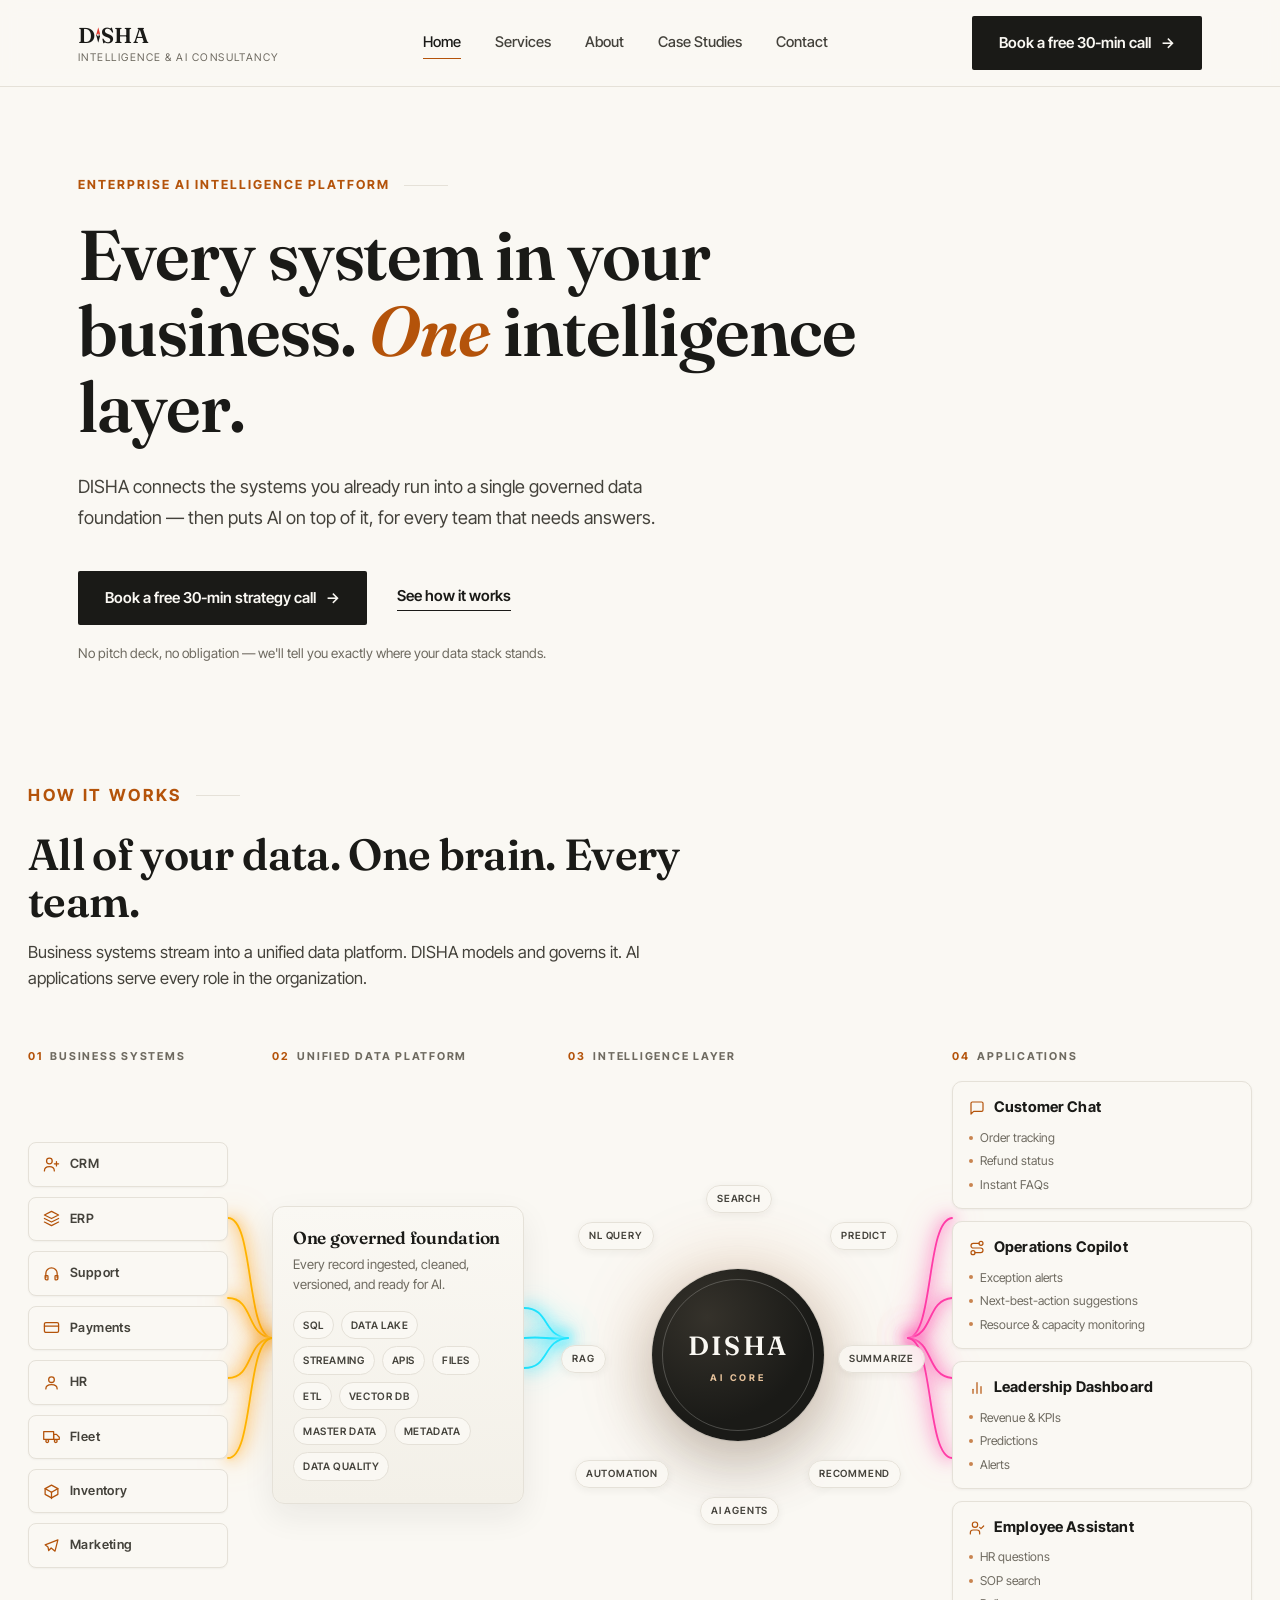
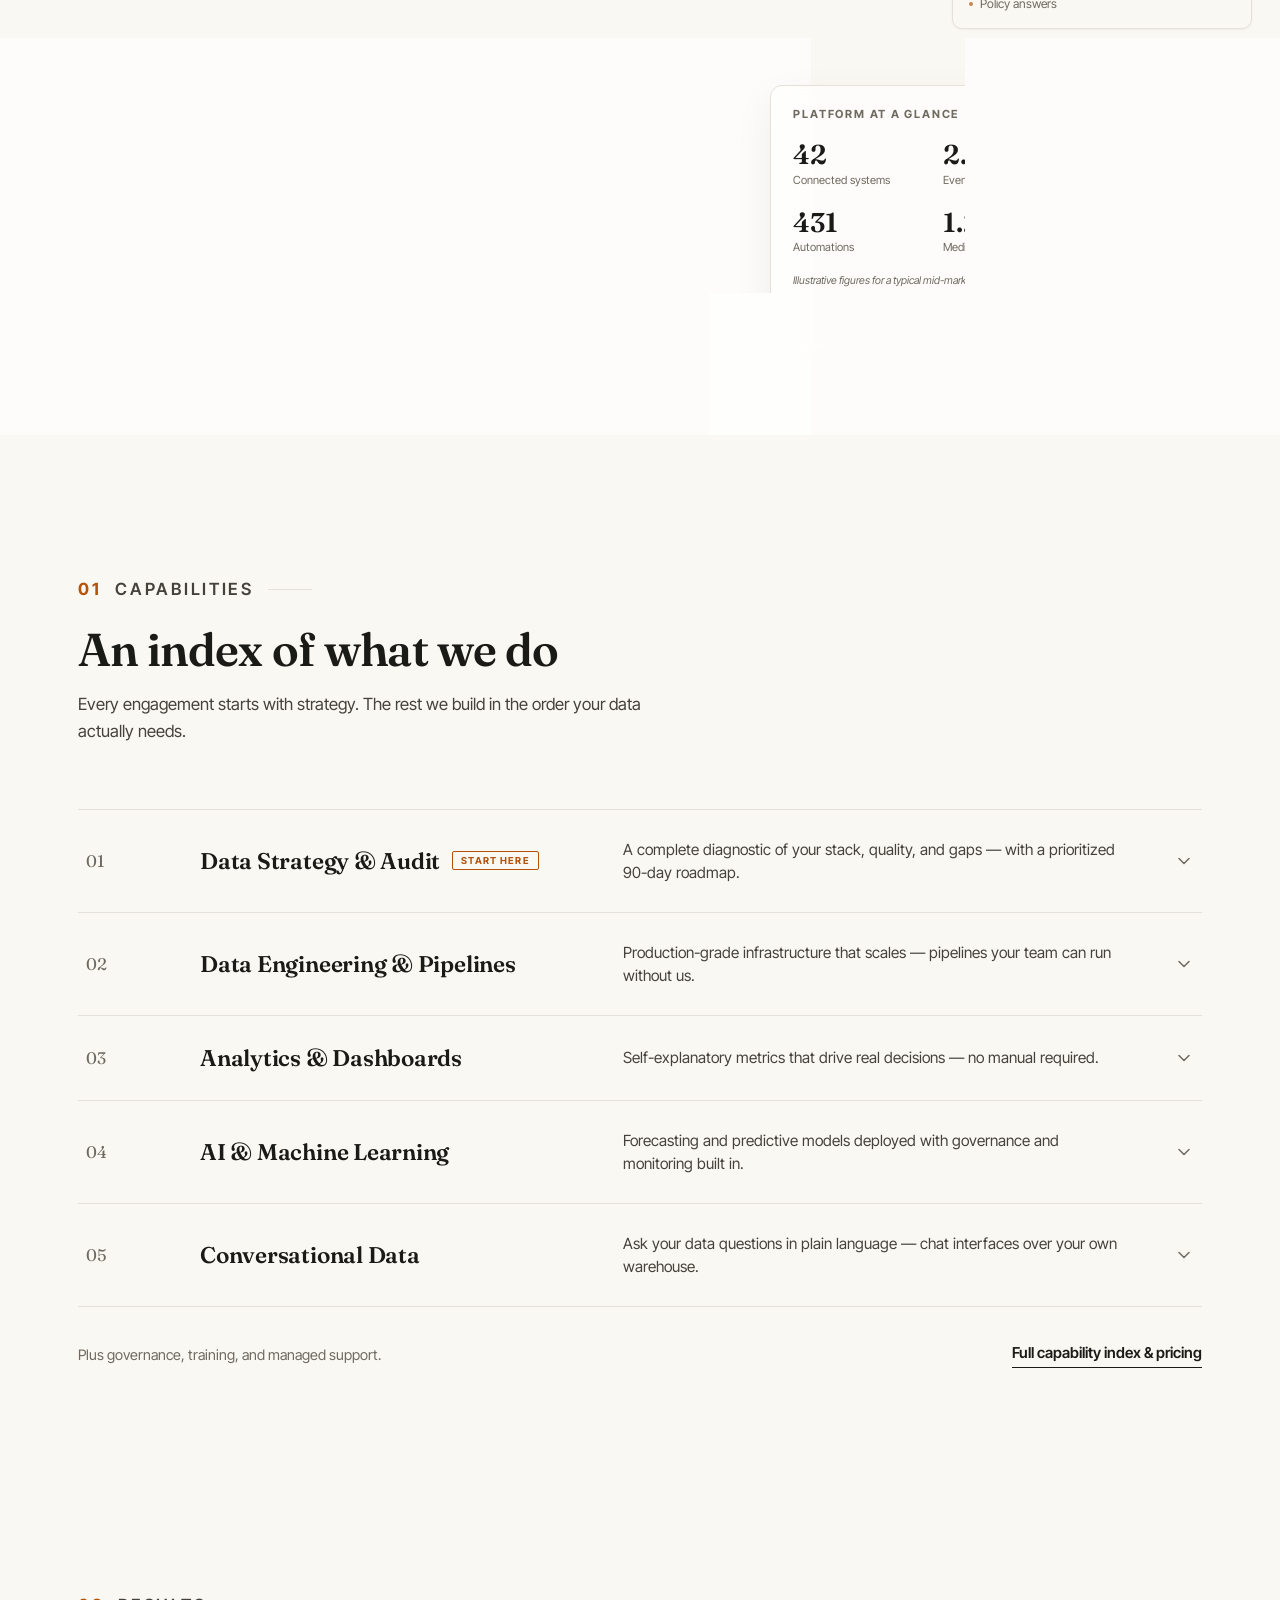
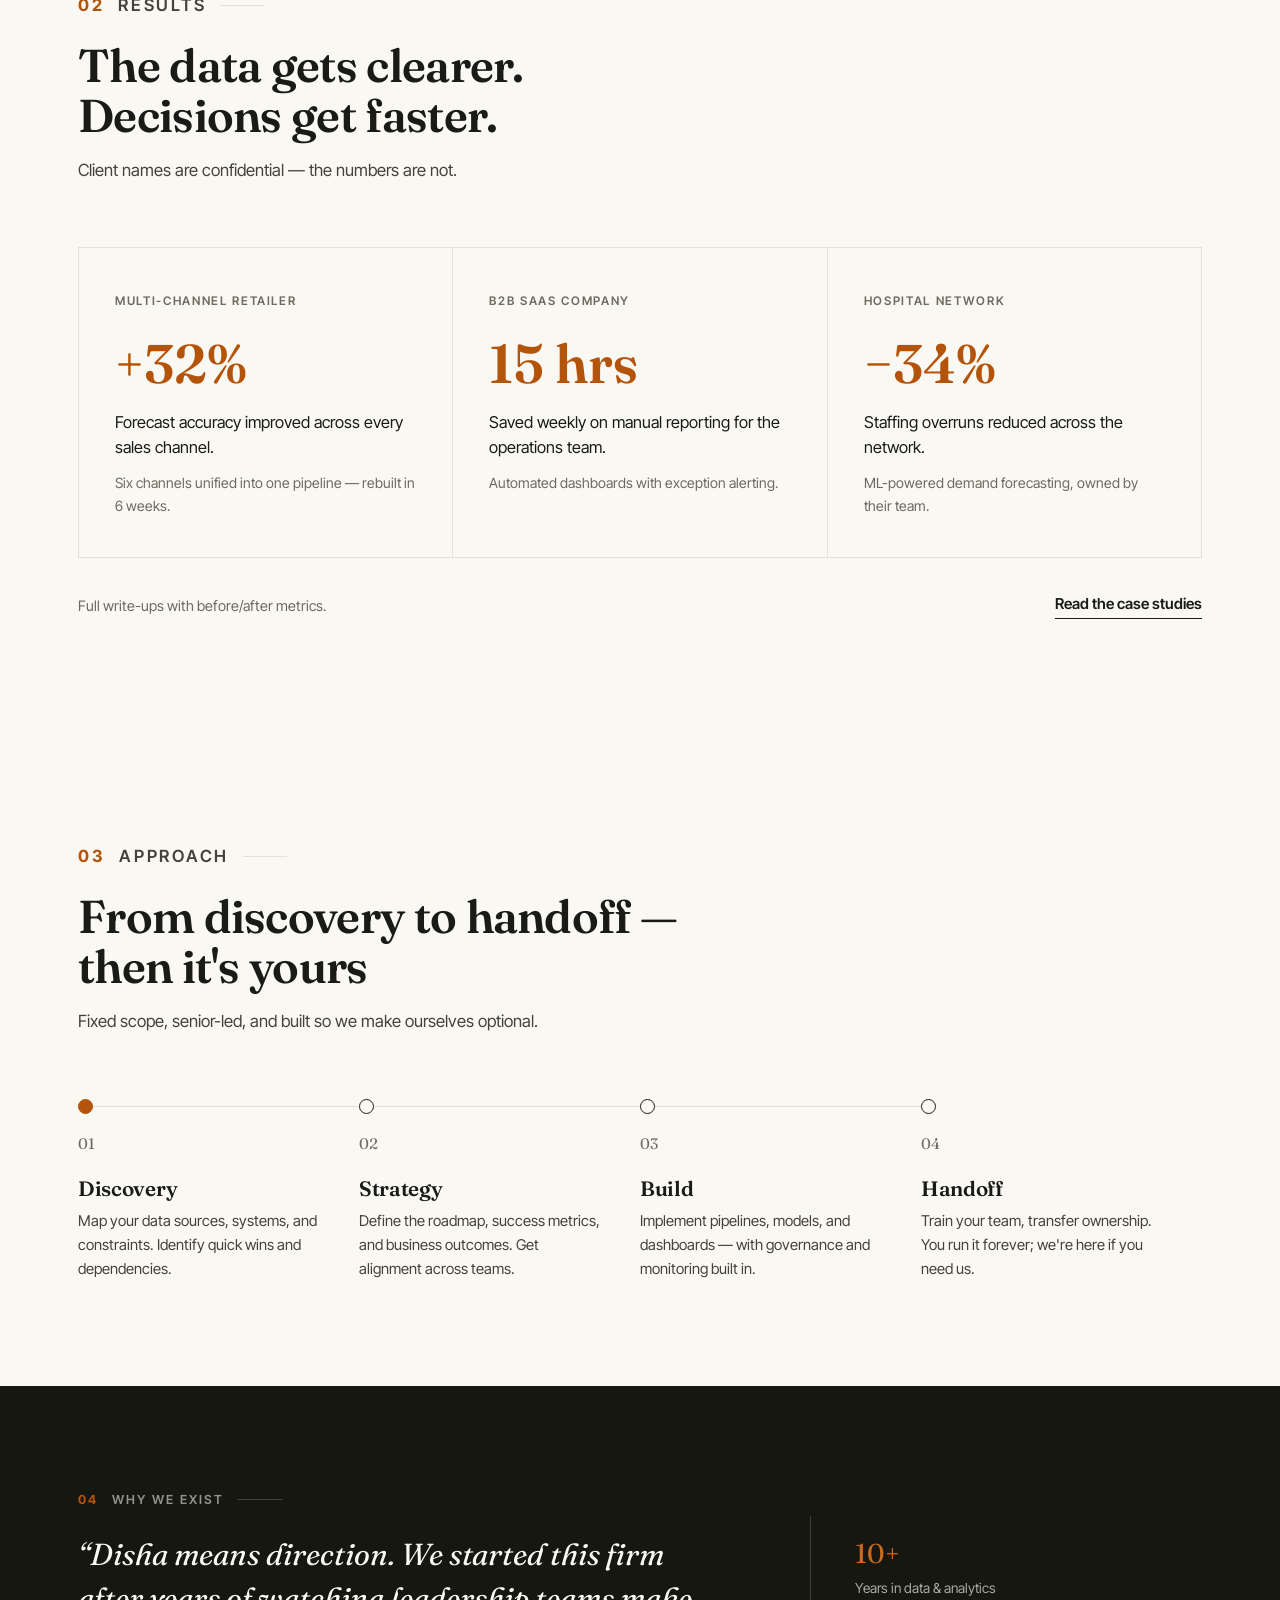
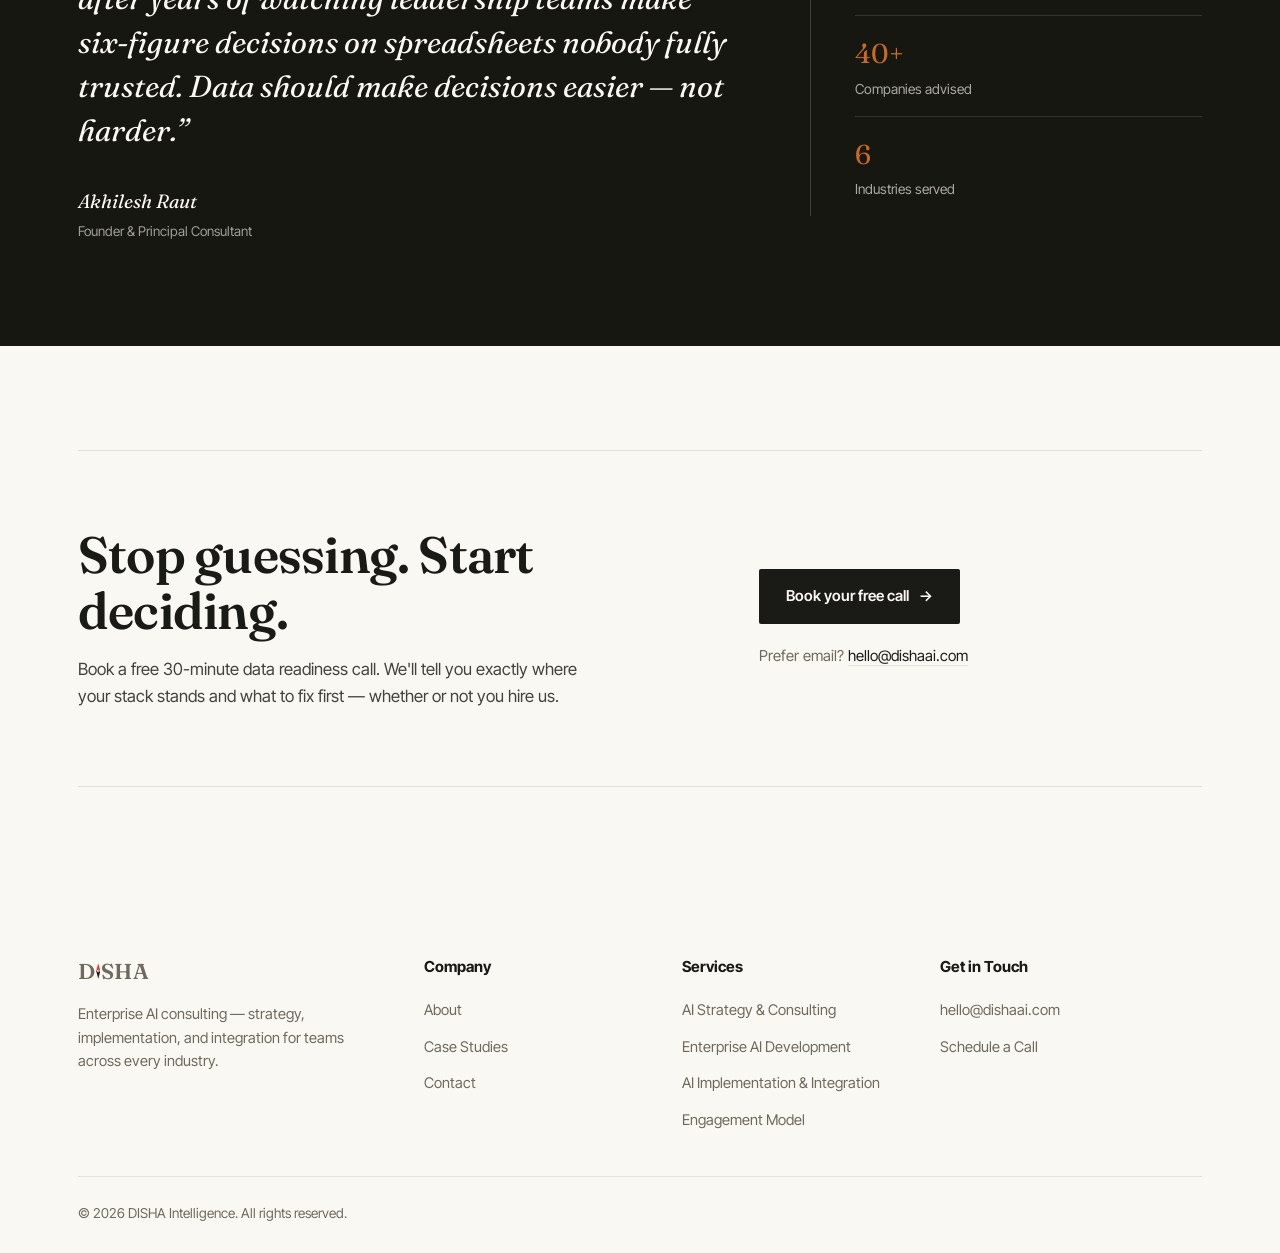
<file: index.html>
<!DOCTYPE html>
<html lang="en">
<head>
<meta charset="UTF-8" />
<meta name="viewport" content="width=device-width, initial-scale=1.0" />
<title>DISHA Intelligence — AI Strategy &amp; Data Consultancy</title>
<meta name="description" content="Senior-led AI and data consultancy. We turn scattered data into clear, confident decisions — strategy, engineering, and governance that your team owns." />
<link rel="icon" type="image/svg+xml" href="assets/favicon.svg" />
<link rel="icon" type="image/png" sizes="512x512" href="assets/favicon-512.png" />
<link rel="apple-touch-icon" href="assets/favicon-256.png" />
<link rel="preconnect" href="https://fonts.googleapis.com">
<link rel="preconnect" href="https://fonts.gstatic.com" crossorigin>
<link href="https://fonts.googleapis.com/css2?family=Fraunces:ital,opsz,wght@0,9..144,400;0,9..144,600;1,9..144,400&family=Inter+Tight:wght@400;500;600;700&display=swap" rel="stylesheet">
<link rel="stylesheet" href="css/editorial.css?v=20260707d" />
<script>document.documentElement.classList.add('js');</script>
</head>
<body>

<header class="site-header">
  <div class="header-inner">
    <a href="index.html" class="brand">
      <span>
        <span class="brand-name" aria-label="DISHA">D<span class="brand-glyph" aria-hidden="true"><svg viewBox="45 5 30 110" preserveAspectRatio="xMidYMid meet" xmlns="http://www.w3.org/2000/svg"><polygon class="gn" points="60,7 45.5,60 74.5,60"/><polygon class="gs" points="45.5,60 60,113 74.5,60"/><circle class="gc" cx="60" cy="60" r="8.5"/><circle class="gd" cx="60" cy="60" r="3.6"/></svg></span>SHA</span>
        <span class="brand-tag">Intelligence &amp; AI Consultancy</span>
      </span>
    </a>
    <nav class="main-nav">
      <a href="index.html" class="active">Home</a>
      <a href="services.html">Services</a>
      <a href="about.html">About</a>
      <a href="case-studies.html">Case Studies</a>
      <a href="contact.html">Contact</a>
    </nav>
    <a href="contact.html" class="btn btn-ink">Book a free 30-min call <span class="arrow">&rarr;</span></a>
  </div>
</header>

<!-- HERO -->
<section class="hero">
  <div class="container">
    <div class="hero-intro">
      <div>
        <p class="eyebrow"><span class="no">Enterprise AI Intelligence Platform</span></p>
        <h1>Every system in your business. <em>One</em> intelligence layer.</h1>
        <p class="lede">DISHA connects the systems you already run into a single governed data foundation — then puts AI on top of it, for every team that needs answers.</p>
        <div class="hero-actions">
          <a href="contact.html" class="btn btn-ink" id="hero-cta">Book a free 30-min strategy call <span class="arrow">&rarr;</span></a>
          <a href="#platform" class="link-underline">See how it works</a>
        </div>
        <p class="hero-note">No pitch deck, no obligation — we'll tell you exactly where your data stack stands.</p>
      </div>
    </div>
  </div>
</section>

<!-- PLATFORM ARCHITECTURE -->
<section class="arch" id="platform">
  <div class="container-wide">
    <div class="arch-head" data-reveal>
      <p class="eyebrow"><span class="no">How it works</span></p>
      <h2>All of your data. One brain. Every team.</h2>
      <p>Business systems stream into a unified data platform. DISHA models and governs it. AI applications serve every role in the organization.</p>
    </div>

    <div class="arch-grid">
      <!-- STAGE 01: BUSINESS SYSTEMS -->
      <div class="arch-col" data-reveal>
        <p class="arch-stage"><span class="no">01</span> Business systems</p>
        <div class="arch-col-body">
          <div class="sys-grid">
            <div class="sys-card"><svg width="17" height="17" viewBox="0 0 24 24" fill="none" stroke="currentColor" stroke-width="1.8" stroke-linecap="round" stroke-linejoin="round" aria-hidden="true"><circle cx="9" cy="7" r="4"/><path d="M2 21c0-3.9 3.1-6 7-6s7 2.1 7 6"/><path d="M19 8v6M22 11h-6"/></svg>CRM</div>
            <div class="sys-card"><svg width="17" height="17" viewBox="0 0 24 24" fill="none" stroke="currentColor" stroke-width="1.8" stroke-linecap="round" stroke-linejoin="round" aria-hidden="true"><polygon points="12 2 2 7 12 12 22 7 12 2"/><polyline points="2 12 12 17 22 12"/><polyline points="2 17 12 22 22 17"/></svg>ERP</div>
            <div class="sys-card"><svg width="17" height="17" viewBox="0 0 24 24" fill="none" stroke="currentColor" stroke-width="1.8" stroke-linecap="round" stroke-linejoin="round" aria-hidden="true"><path d="M4 18v-6a8 8 0 0 1 16 0v6"/><path d="M21 19a2 2 0 0 1-2 2h-1a1 1 0 0 1-1-1v-4a1 1 0 0 1 1-1h3zM3 19a2 2 0 0 0 2 2h1a1 1 0 0 0 1-1v-4a1 1 0 0 0-1-1H3z"/></svg>Support</div>
            <div class="sys-card"><svg width="17" height="17" viewBox="0 0 24 24" fill="none" stroke="currentColor" stroke-width="1.8" stroke-linecap="round" stroke-linejoin="round" aria-hidden="true"><rect x="2" y="5" width="20" height="14" rx="2"/><line x1="2" y1="10" x2="22" y2="10"/></svg>Payments</div>
            <div class="sys-card"><svg width="17" height="17" viewBox="0 0 24 24" fill="none" stroke="currentColor" stroke-width="1.8" stroke-linecap="round" stroke-linejoin="round" aria-hidden="true"><circle cx="12" cy="8" r="4"/><path d="M4 21c0-3.9 3.6-6 8-6s8 2.1 8 6"/></svg>HR</div>
            <div class="sys-card"><svg width="17" height="17" viewBox="0 0 24 24" fill="none" stroke="currentColor" stroke-width="1.8" stroke-linecap="round" stroke-linejoin="round" aria-hidden="true"><path d="M1 5h14v11H1z"/><path d="M15 9h4l4 4v3h-8V9z"/><circle cx="6" cy="18.5" r="2"/><circle cx="18" cy="18.5" r="2"/></svg>Fleet</div>
            <div class="sys-card"><svg width="17" height="17" viewBox="0 0 24 24" fill="none" stroke="currentColor" stroke-width="1.8" stroke-linecap="round" stroke-linejoin="round" aria-hidden="true"><path d="M21 8l-9-5-9 5v8l9 5 9-5V8z"/><path d="M3 8l9 5 9-5"/><path d="M12 22V13"/></svg>Inventory</div>
            <div class="sys-card"><svg width="17" height="17" viewBox="0 0 24 24" fill="none" stroke="currentColor" stroke-width="1.8" stroke-linecap="round" stroke-linejoin="round" aria-hidden="true"><path d="M3 11l18-7-4 16-5.5-4.5L8 19l-1-5z"/></svg>Marketing</div>
          </div>
        </div>
      </div>

      <!-- FLOW 1 -->
      <div class="arch-conn flow-amber" aria-hidden="true">
        <svg class="conn-h" viewBox="0 0 44 320" xmlns="http://www.w3.org/2000/svg">
          <path class="flow-line" style="animation-delay:-0s" d="M0 40 C 26 40 18 158 44 160"/>
          <path class="flow-line" style="animation-delay:-.5s" d="M0 120 C 26 120 18 158 44 160"/>
          <path class="flow-line" style="animation-delay:-1s" d="M0 200 C 26 200 18 162 44 160"/>
          <path class="flow-line" style="animation-delay:-1.5s" d="M0 280 C 26 280 18 162 44 160"/>
        </svg>
        <svg class="conn-v" viewBox="0 0 44 56" xmlns="http://www.w3.org/2000/svg">
          <path class="flow-line" style="animation-delay:-0s" d="M22 0 C 21 18 23 38 22 56"/>
        </svg>
      </div>

      <!-- STAGE 02: UNIFIED DATA PLATFORM -->
      <div class="arch-col" data-reveal>
        <p class="arch-stage"><span class="no">02</span> Unified data platform</p>
        <div class="arch-col-body">
          <div class="platform-card">
            <h3>One governed foundation</h3>
            <p>Every record ingested, cleaned, versioned, and ready for AI.</p>
            <div class="chip-grid">
              <span class="chip">SQL</span>
              <span class="chip">Data Lake</span>
              <span class="chip">Streaming</span>
              <span class="chip">APIs</span>
              <span class="chip">Files</span>
              <span class="chip">ETL</span>
              <span class="chip">Vector DB</span>
              <span class="chip">Master Data</span>
              <span class="chip">Metadata</span>
              <span class="chip">Data Quality</span>
            </div>
          </div>
        </div>
      </div>

      <!-- FLOW 2 -->
      <div class="arch-conn flow-cyan" aria-hidden="true">
        <svg class="conn-h" viewBox="0 0 44 320" xmlns="http://www.w3.org/2000/svg">
          <path class="flow-line" style="animation-delay:-0s" d="M0 130 C 26 130 18 158 44 160"/>
          <path class="flow-line" style="animation-delay:-.4s" d="M0 160 C 22 158 22 162 44 160"/>
          <path class="flow-line" style="animation-delay:-.8s" d="M0 190 C 26 190 18 162 44 160"/>
        </svg>
        <svg class="conn-v" viewBox="0 0 44 56" xmlns="http://www.w3.org/2000/svg">
          <path class="flow-line" style="animation-delay:-0s" d="M22 0 C 21 18 23 38 22 56"/>
        </svg>
      </div>

      <!-- STAGE 03: DISHA AI -->
      <div class="arch-col" data-reveal>
        <p class="arch-stage"><span class="no">03</span> Intelligence layer</p>
        <div class="arch-col-body">
          <div class="ai-stage">
            <div class="ai-core-wrap">
              <span class="ai-pulse"></span>
              <span class="ai-pulse r2"></span>
              <div class="ai-core">
                <span class="ai-name">DISHA</span>
                <span class="ai-sub">AI Core</span>
              </div>
            </div>
            <div class="ai-orbit" aria-label="AI capabilities: search, predict, summarize, recommend, AI agents, automation, RAG, natural language query">
              <span class="orbit-chip o1">Search</span>
              <span class="orbit-chip o2">Predict</span>
              <span class="orbit-chip o3">Summarize</span>
              <span class="orbit-chip o4">Recommend</span>
              <span class="orbit-chip o5">AI Agents</span>
              <span class="orbit-chip o6">Automation</span>
              <span class="orbit-chip o7">RAG</span>
              <span class="orbit-chip o8">NL Query</span>
            </div>
          </div>
        </div>
      </div>

      <!-- FLOW 3 -->
      <div class="arch-conn flow-magenta" aria-hidden="true">
        <svg class="conn-h" viewBox="0 0 44 320" xmlns="http://www.w3.org/2000/svg">
          <path class="flow-line" style="animation-delay:-0s" d="M0 160 C 26 158 18 42 44 40"/>
          <path class="flow-line" style="animation-delay:-.5s" d="M0 160 C 26 158 18 122 44 120"/>
          <path class="flow-line" style="animation-delay:-1s" d="M0 160 C 26 162 18 198 44 200"/>
          <path class="flow-line" style="animation-delay:-1.5s" d="M0 160 C 26 162 18 278 44 280"/>
        </svg>
        <svg class="conn-v" viewBox="0 0 44 56" xmlns="http://www.w3.org/2000/svg">
          <path class="flow-line" style="animation-delay:-0s" d="M22 0 C 21 18 23 38 22 56"/>
        </svg>
      </div>

      <!-- STAGE 04: APPLICATIONS -->
      <div class="arch-col" data-reveal>
        <p class="arch-stage"><span class="no">04</span> Applications</p>
        <div class="arch-col-body">
          <div class="apps-stack">
            <div class="app-card">
              <div class="app-head"><svg width="16" height="16" viewBox="0 0 24 24" fill="none" stroke="currentColor" stroke-width="1.8" stroke-linecap="round" stroke-linejoin="round" aria-hidden="true"><path d="M21 15a2 2 0 0 1-2 2H7l-4 4V5a2 2 0 0 1 2-2h14a2 2 0 0 1 2 2z"/></svg><h4>Customer Chat</h4></div>
              <ul><li>Order tracking</li><li>Refund status</li><li>Instant FAQs</li></ul>
            </div>
            <div class="app-card">
              <div class="app-head"><svg width="16" height="16" viewBox="0 0 24 24" fill="none" stroke="currentColor" stroke-width="1.8" stroke-linecap="round" stroke-linejoin="round" aria-hidden="true"><circle cx="6" cy="19" r="3"/><path d="M9 19h8.5a3.5 3.5 0 0 0 0-7h-11a3.5 3.5 0 0 1 0-7H15"/><circle cx="18" cy="5" r="3"/></svg><h4>Operations Copilot</h4></div>
              <ul><li>Exception alerts</li><li>Next-best-action suggestions</li><li>Resource &amp; capacity monitoring</li></ul>
            </div>
            <div class="app-card">
              <div class="app-head"><svg width="16" height="16" viewBox="0 0 24 24" fill="none" stroke="currentColor" stroke-width="1.8" stroke-linecap="round" stroke-linejoin="round" aria-hidden="true"><line x1="18" y1="20" x2="18" y2="10"/><line x1="12" y1="20" x2="12" y2="4"/><line x1="6" y1="20" x2="6" y2="14"/></svg><h4>Leadership Dashboard</h4></div>
              <ul><li>Revenue &amp; KPIs</li><li>Predictions</li><li>Alerts</li></ul>
            </div>
            <div class="app-card">
              <div class="app-head"><svg width="16" height="16" viewBox="0 0 24 24" fill="none" stroke="currentColor" stroke-width="1.8" stroke-linecap="round" stroke-linejoin="round" aria-hidden="true"><path d="M16 21v-2a4 4 0 0 0-4-4H6a4 4 0 0 0-4 4v2"/><circle cx="9" cy="7" r="4"/><polyline points="16 11 18 13 22 9"/></svg><h4>Employee Assistant</h4></div>
              <ul><li>HR questions</li><li>SOP search</li><li>Policy answers</li></ul>
            </div>
          </div>
        </div>
      </div>
    </div>

    <!-- LIVE CONSOLE: activity feed + metrics -->
    <div class="arch-console">
      <div class="activity-card" data-reveal>
        <div class="activity-head">
          <span class="blink" aria-hidden="true"></span>
          <span class="activity-title">Live activity</span>
          <span class="activity-sub">streaming from the platform</span>
        </div>
        <ul class="activity-list" id="activity-list" aria-live="polite">
          <li class="evt evt-warn"><span class="evt-time">10:31</span><span class="evt-text">Process bottleneck flagged — next-best-action suggested</span><span class="evt-tag">Ops</span></li>
          <li class="evt evt-danger"><span class="evt-time">10:33</span><span class="evt-text">Invoice anomaly flagged for review</span><span class="evt-tag">Finance</span></li>
          <li class="evt evt-success"><span class="evt-time">10:35</span><span class="evt-text">Customer refund resolved in chat</span><span class="evt-tag">Support</span></li>
          <li class="evt evt-info"><span class="evt-time">10:36</span><span class="evt-text">Demand forecast refreshed for Q3</span><span class="evt-tag">AI</span></li>
          <li class="evt evt-success"><span class="evt-time">10:37</span><span class="evt-text">New lead auto-assigned to sales</span><span class="evt-tag">CRM</span></li>
        </ul>
      </div>
      <div class="metrics-card" data-reveal>
        <p class="metrics-title">Platform at a glance</p>
        <div class="metrics-grid">
          <div class="metric"><div class="m-num"><span data-count="42">42</span></div><div class="m-label">Connected systems</div></div>
          <div class="metric"><div class="m-num"><span data-count="2.8" data-decimals="1">2.8</span><span class="unit">M</span></div><div class="m-label">Events daily</div></div>
          <div class="metric"><div class="m-num"><span data-count="96">96</span><span class="unit">K</span></div><div class="m-label">AI queries / day</div></div>
          <div class="metric"><div class="m-num"><span data-count="431">431</span></div><div class="m-label">Automations</div></div>
          <div class="metric"><div class="m-num"><span data-count="1.2" data-decimals="1">1.2</span><span class="unit">s</span></div><div class="m-label">Median response</div></div>
          <div class="metric"><div class="m-num"><span data-count="99.98" data-decimals="2">99.98</span><span class="unit">%</span></div><div class="m-label">Availability</div></div>
        </div>
        <p class="metrics-foot">Illustrative figures for a typical mid-market deployment.</p>
      </div>
    </div>
  </div>
</section>

<!-- CAPABILITY INDEX -->
<section id="capabilities">
  <div class="container">
    <div class="section-head" data-reveal>
      <p class="eyebrow"><span class="no">01</span> Capabilities</p>
      <h2>An index of what we do</h2>
      <p>Every engagement starts with strategy. The rest we build in the order your data actually needs.</p>
    </div>

    <div class="capability-index" data-reveal>

      <!-- 01 -->
      <div class="cap-item">
        <button class="cap-summary" id="capbtn-1" aria-expanded="false" aria-controls="cappanel-1">
          <span class="cap-no">01</span>
          <span class="cap-titlewrap">
            <span class="cap-title">Data Strategy &amp; Audit</span>
            <span class="cap-start-tag">Start here</span>
          </span>
          <span class="cap-desc">A complete diagnostic of your stack, quality, and gaps — with a prioritized 90-day roadmap.</span>
          <svg class="cap-chev" width="20" height="20" viewBox="0 0 24 24" fill="none" stroke="currentColor" stroke-width="1.8" stroke-linecap="round" stroke-linejoin="round" aria-hidden="true"><polyline points="6 9 12 15 18 9"/></svg>
        </button>
        <div class="cap-panel" id="cappanel-1" role="region" aria-labelledby="capbtn-1">
          <div class="cap-panel-inner">
            <div class="cap-deliver">
              <p class="cap-eyebrow">Key deliverables</p>
              <ul class="cap-list">
                <li>Data maturity scorecard</li>
                <li>System &amp; pipeline inventory</li>
                <li>Gap &amp; risk assessment</li>
                <li>Prioritized 90-day roadmap</li>
              </ul>
            </div>
            <div class="cap-facts">
              <div class="cap-fact"><span class="cap-fact-label">Outcome</span><span class="cap-fact-val">Know exactly what to fix first — and what it's worth.</span></div>
              <div class="cap-fact"><span class="cap-fact-label">Timeline</span><span class="cap-fact-val">2–4 weeks</span></div>
              <div class="cap-fact"><span class="cap-fact-label">Best for</span><span class="cap-fact-val">Teams unsure where their data problems actually are.</span></div>
              <a href="services.html" class="cap-cta">Explore service <span aria-hidden="true">&rarr;</span></a>
            </div>
          </div>
        </div>
      </div>

      <!-- 02 -->
      <div class="cap-item">
        <button class="cap-summary" id="capbtn-2" aria-expanded="false" aria-controls="cappanel-2">
          <span class="cap-no">02</span>
          <span class="cap-titlewrap">
            <span class="cap-title">Data Engineering &amp; Pipelines</span>
          </span>
          <span class="cap-desc">Production-grade infrastructure that scales — pipelines your team can run without us.</span>
          <svg class="cap-chev" width="20" height="20" viewBox="0 0 24 24" fill="none" stroke="currentColor" stroke-width="1.8" stroke-linecap="round" stroke-linejoin="round" aria-hidden="true"><polyline points="6 9 12 15 18 9"/></svg>
        </button>
        <div class="cap-panel" id="cappanel-2" role="region" aria-labelledby="capbtn-2">
          <div class="cap-panel-inner">
            <div class="cap-deliver">
              <p class="cap-eyebrow">Key deliverables</p>
              <ul class="cap-list">
                <li>Unified data warehouse</li>
                <li>Automated ingestion pipelines</li>
                <li>Data-quality monitoring &amp; alerts</li>
                <li>Full documentation &amp; handover</li>
              </ul>
            </div>
            <div class="cap-facts">
              <div class="cap-fact"><span class="cap-fact-label">Outcome</span><span class="cap-fact-val">One source of truth your whole team trusts.</span></div>
              <div class="cap-fact"><span class="cap-fact-label">Timeline</span><span class="cap-fact-val">6–12 weeks</span></div>
              <div class="cap-fact"><span class="cap-fact-label">Best for</span><span class="cap-fact-val">Companies with data scattered across many systems.</span></div>
              <a href="services.html" class="cap-cta">Explore service <span aria-hidden="true">&rarr;</span></a>
            </div>
          </div>
        </div>
      </div>

      <!-- 03 -->
      <div class="cap-item">
        <button class="cap-summary" id="capbtn-3" aria-expanded="false" aria-controls="cappanel-3">
          <span class="cap-no">03</span>
          <span class="cap-titlewrap">
            <span class="cap-title">Analytics &amp; Dashboards</span>
          </span>
          <span class="cap-desc">Self-explanatory metrics that drive real decisions — no manual required.</span>
          <svg class="cap-chev" width="20" height="20" viewBox="0 0 24 24" fill="none" stroke="currentColor" stroke-width="1.8" stroke-linecap="round" stroke-linejoin="round" aria-hidden="true"><polyline points="6 9 12 15 18 9"/></svg>
        </button>
        <div class="cap-panel" id="cappanel-3" role="region" aria-labelledby="capbtn-3">
          <div class="cap-panel-inner">
            <div class="cap-deliver">
              <p class="cap-eyebrow">Key deliverables</p>
              <ul class="cap-list">
                <li>Executive &amp; team dashboards</li>
                <li>Self-serve reporting</li>
                <li>Automated alerts on the metrics that matter</li>
                <li>Governed metric definitions</li>
              </ul>
            </div>
            <div class="cap-facts">
              <div class="cap-fact"><span class="cap-fact-label">Outcome</span><span class="cap-fact-val">Decisions in minutes, not week-long report requests.</span></div>
              <div class="cap-fact"><span class="cap-fact-label">Timeline</span><span class="cap-fact-val">3–6 weeks</span></div>
              <div class="cap-fact"><span class="cap-fact-label">Best for</span><span class="cap-fact-val">Leaders waiting days for numbers they should see live.</span></div>
              <a href="services.html" class="cap-cta">Explore service <span aria-hidden="true">&rarr;</span></a>
            </div>
          </div>
        </div>
      </div>

      <!-- 04 -->
      <div class="cap-item">
        <button class="cap-summary" id="capbtn-4" aria-expanded="false" aria-controls="cappanel-4">
          <span class="cap-no">04</span>
          <span class="cap-titlewrap">
            <span class="cap-title">AI &amp; Machine Learning</span>
          </span>
          <span class="cap-desc">Forecasting and predictive models deployed with governance and monitoring built in.</span>
          <svg class="cap-chev" width="20" height="20" viewBox="0 0 24 24" fill="none" stroke="currentColor" stroke-width="1.8" stroke-linecap="round" stroke-linejoin="round" aria-hidden="true"><polyline points="6 9 12 15 18 9"/></svg>
        </button>
        <div class="cap-panel" id="cappanel-4" role="region" aria-labelledby="capbtn-4">
          <div class="cap-panel-inner">
            <div class="cap-deliver">
              <p class="cap-eyebrow">Key deliverables</p>
              <ul class="cap-list">
                <li>Custom forecasting &amp; prediction models</li>
                <li>Rigorous model validation &amp; testing</li>
                <li>Production deployment</li>
                <li>Monitoring &amp; drift detection</li>
              </ul>
            </div>
            <div class="cap-facts">
              <div class="cap-fact"><span class="cap-fact-label">Outcome</span><span class="cap-fact-val">Predict what's coming instead of reacting to it.</span></div>
              <div class="cap-fact"><span class="cap-fact-label">Timeline</span><span class="cap-fact-val">8–14 weeks</span></div>
              <div class="cap-fact"><span class="cap-fact-label">Best for</span><span class="cap-fact-val">Teams ready to move from dashboards to prediction.</span></div>
              <a href="services.html" class="cap-cta">Explore service <span aria-hidden="true">&rarr;</span></a>
            </div>
          </div>
        </div>
      </div>

      <!-- 05 -->
      <div class="cap-item">
        <button class="cap-summary" id="capbtn-5" aria-expanded="false" aria-controls="cappanel-5">
          <span class="cap-no">05</span>
          <span class="cap-titlewrap">
            <span class="cap-title">Conversational Data</span>
          </span>
          <span class="cap-desc">Ask your data questions in plain language — chat interfaces over your own warehouse.</span>
          <svg class="cap-chev" width="20" height="20" viewBox="0 0 24 24" fill="none" stroke="currentColor" stroke-width="1.8" stroke-linecap="round" stroke-linejoin="round" aria-hidden="true"><polyline points="6 9 12 15 18 9"/></svg>
        </button>
        <div class="cap-panel" id="cappanel-5" role="region" aria-labelledby="capbtn-5">
          <div class="cap-panel-inner">
            <div class="cap-deliver">
              <p class="cap-eyebrow">Key deliverables</p>
              <ul class="cap-list">
                <li>Natural-language query interface</li>
                <li>Role-scoped access &amp; governance</li>
                <li>RAG over your own documents</li>
                <li>Slack / Teams integration</li>
              </ul>
            </div>
            <div class="cap-facts">
              <div class="cap-fact"><span class="cap-fact-label">Outcome</span><span class="cap-fact-val">Anyone gets answers — without knowing SQL.</span></div>
              <div class="cap-fact"><span class="cap-fact-label">Timeline</span><span class="cap-fact-val">4–8 weeks</span></div>
              <div class="cap-fact"><span class="cap-fact-label">Best for</span><span class="cap-fact-val">Organizations where only a few people can query data.</span></div>
              <a href="services.html" class="cap-cta">Explore service <span aria-hidden="true">&rarr;</span></a>
            </div>
          </div>
        </div>
      </div>

    </div>

    <div class="index-foot" data-reveal>
      <p class="foot-note">Plus governance, training, and managed support.</p>
      <a href="services.html#pricing" class="link-underline">Full capability index &amp; pricing</a>
    </div>
  </div>
</section>

<!-- RESULTS -->
<section id="results">
  <div class="container">
    <div class="section-head" data-reveal>
      <p class="eyebrow"><span class="no">02</span> Results</p>
      <h2>The data gets clearer. Decisions get faster.</h2>
      <p>Client names are confidential — the numbers are not.</p>
    </div>

    <div class="results-grid">
      <article class="result-card" data-reveal>
        <p class="result-client">Multi-channel retailer</p>
        <div class="result-metric">+32%</div>
        <p class="result-outcome">Forecast accuracy improved across every sales channel.</p>
        <p class="result-method">Six channels unified into one pipeline — rebuilt in 6 weeks.</p>
      </article>
      <article class="result-card" data-reveal>
        <p class="result-client">B2B SaaS company</p>
        <div class="result-metric">15 hrs</div>
        <p class="result-outcome">Saved weekly on manual reporting for the operations team.</p>
        <p class="result-method">Automated dashboards with exception alerting.</p>
      </article>
      <article class="result-card" data-reveal>
        <p class="result-client">Hospital network</p>
        <div class="result-metric">&minus;34%</div>
        <p class="result-outcome">Staffing overruns reduced across the network.</p>
        <p class="result-method">ML-powered demand forecasting, owned by their team.</p>
      </article>
    </div>

    <div class="index-foot" data-reveal>
      <p class="foot-note">Full write-ups with before/after metrics.</p>
      <a href="case-studies.html" class="link-underline">Read the case studies</a>
    </div>
  </div>
</section>

<!-- APPROACH -->
<section id="approach">
  <div class="container">
    <div class="section-head" data-reveal>
      <p class="eyebrow"><span class="no">03</span> Approach</p>
      <h2>From discovery to handoff — then it's yours</h2>
      <p>Fixed scope, senior-led, and built so we make ourselves optional.</p>
    </div>

    <div class="process-line" data-reveal>
      <div class="p-step">
        <div class="dot"></div>
        <p class="p-no">01</p>
        <h3>Discovery</h3>
        <p>Map your data sources, systems, and constraints. Identify quick wins and dependencies.</p>
      </div>
      <div class="p-step">
        <div class="dot"></div>
        <p class="p-no">02</p>
        <h3>Strategy</h3>
        <p>Define the roadmap, success metrics, and business outcomes. Get alignment across teams.</p>
      </div>
      <div class="p-step">
        <div class="dot"></div>
        <p class="p-no">03</p>
        <h3>Build</h3>
        <p>Implement pipelines, models, and dashboards — with governance and monitoring built in.</p>
      </div>
      <div class="p-step">
        <div class="dot"></div>
        <p class="p-no">04</p>
        <h3>Handoff</h3>
        <p>Train your team, transfer ownership. You run it forever; we're here if you need us.</p>
      </div>
    </div>
  </div>
</section>

<!-- FOUNDER NOTE -->
<section class="founder-band">
  <div class="container">
    <div class="founder-grid">
      <div data-reveal>
        <p class="eyebrow"><span class="no">04</span> Why we exist</p>
        <p class="founder-quote">&ldquo;Disha means direction. We started this firm after years of watching leadership teams make six-figure decisions on spreadsheets nobody fully trusted. Data should make decisions easier — not harder.&rdquo;</p>
        <div class="founder-sig">
          <p class="sig-name">Akhilesh Raut</p>
          <p class="sig-role">Founder &amp; Principal Consultant</p>
        </div>
      </div>
      <ul class="founder-facts" data-reveal>
        <li><div class="f-num">10+</div><div class="f-label">Years in data &amp; analytics</div></li>
        <li><div class="f-num">40+</div><div class="f-label">Companies advised</div></li>
        <li><div class="f-num">6</div><div class="f-label">Industries served</div></li>
      </ul>
    </div>
  </div>
</section>

<!-- CTA -->
<section class="cta-final">
  <div class="container">
    <div class="cta-grid">
      <div class="cta-copy" data-reveal>
        <h2>Stop guessing. Start deciding.</h2>
        <p>Book a free 30-minute data readiness call. We'll tell you exactly where your stack stands and what to fix first — whether or not you hire us.</p>
      </div>
      <div class="cta-actions" data-reveal>
        <a href="contact.html" class="btn btn-ink">Book your free call <span class="arrow">&rarr;</span></a>
        <p class="cta-mail">Prefer email? <a href="mailto:hello@dishaai.com">hello@dishaai.com</a></p>
      </div>
    </div>
  </div>
</section>

<footer class="site-footer">
  <div class="container">
    <div class="footer-grid">
      <div class="footer-about">
        <div class="brand">
          <span class="brand-name" aria-label="DISHA">D<span class="brand-glyph" aria-hidden="true"><svg viewBox="45 5 30 110" preserveAspectRatio="xMidYMid meet" xmlns="http://www.w3.org/2000/svg"><polygon class="gn" points="60,7 45.5,60 74.5,60"/><polygon class="gs" points="45.5,60 60,113 74.5,60"/><circle class="gc" cx="60" cy="60" r="8.5"/><circle class="gd" cx="60" cy="60" r="3.6"/></svg></span>SHA</span>
        </div>
        <p>Enterprise AI consulting — strategy, implementation, and integration for teams across every industry.</p>
      </div>
      <div>
        <h4>Company</h4>
        <ul><li><a href="about.html">About</a></li><li><a href="case-studies.html">Case Studies</a></li><li><a href="contact.html">Contact</a></li></ul>
      </div>
      <div>
        <h4>Services</h4>
        <ul><li><a href="services.html">AI Strategy &amp; Consulting</a></li><li><a href="services.html">Enterprise AI Development</a></li><li><a href="services.html">AI Implementation &amp; Integration</a></li><li><a href="services.html#pricing">Engagement Model</a></li></ul>
      </div>
      <div>
        <h4>Get in Touch</h4>
        <ul><li><a href="mailto:hello@dishaai.com">hello@dishaai.com</a></li><li><a href="contact.html">Schedule a Call</a></li></ul>
      </div>
    </div>
    <div class="footer-bottom">
      <span>&copy; 2026 DISHA Intelligence. All rights reserved.</span>
    </div>
  </div>
</footer>

<script src="js/home.js?v=20260707d"></script>
</body>
</html>
</file>
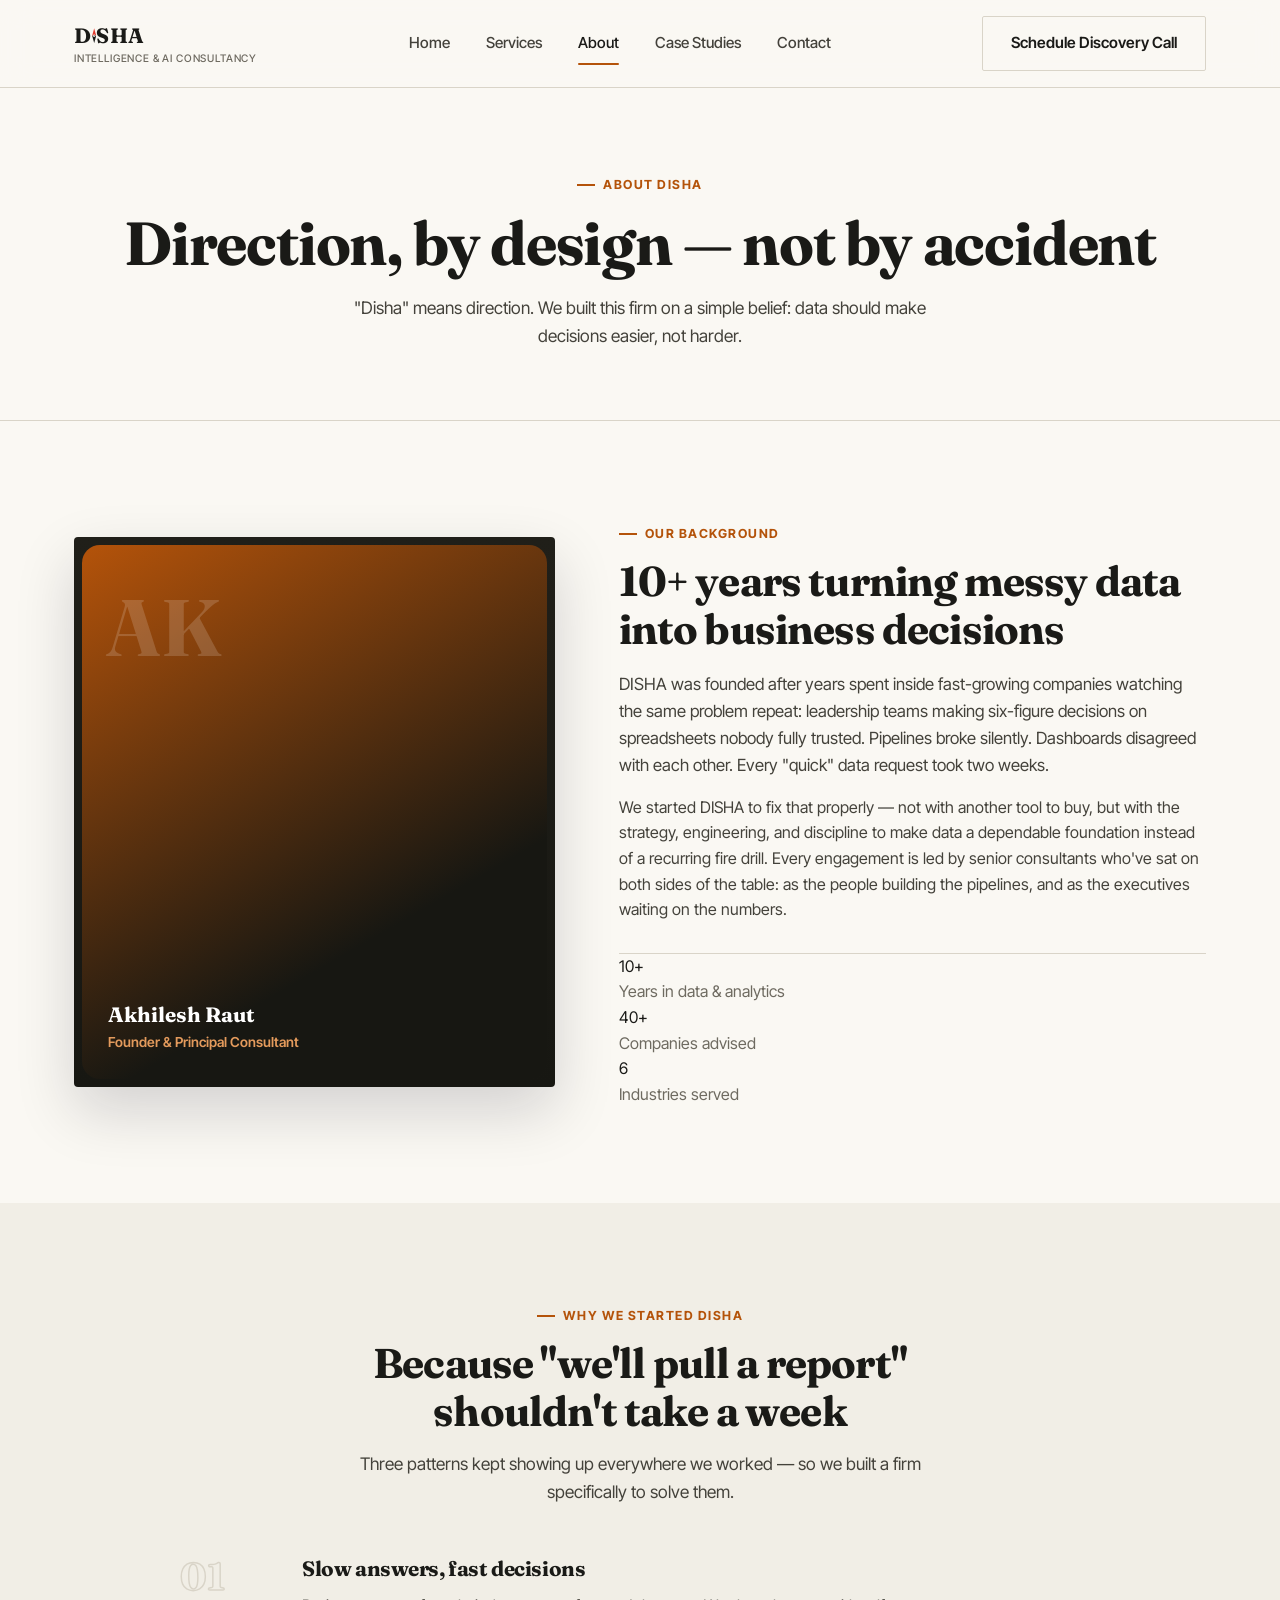
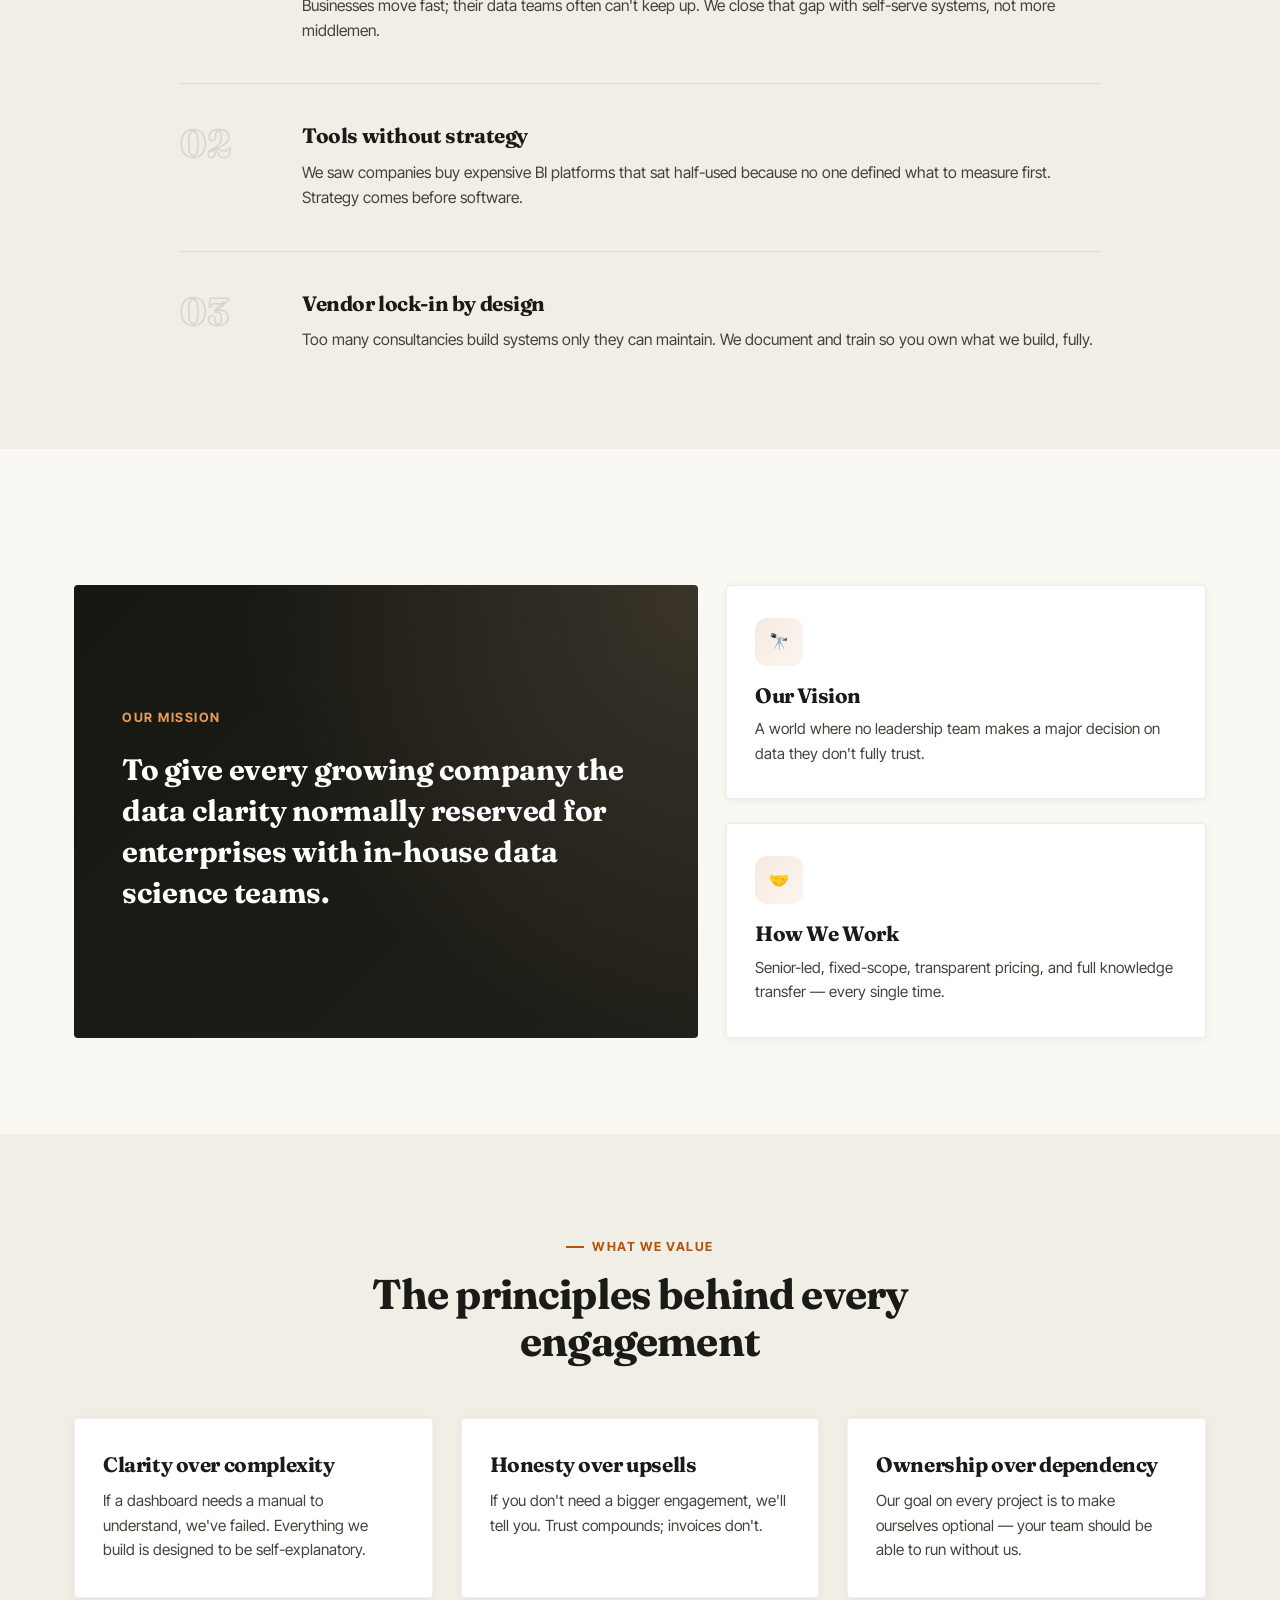
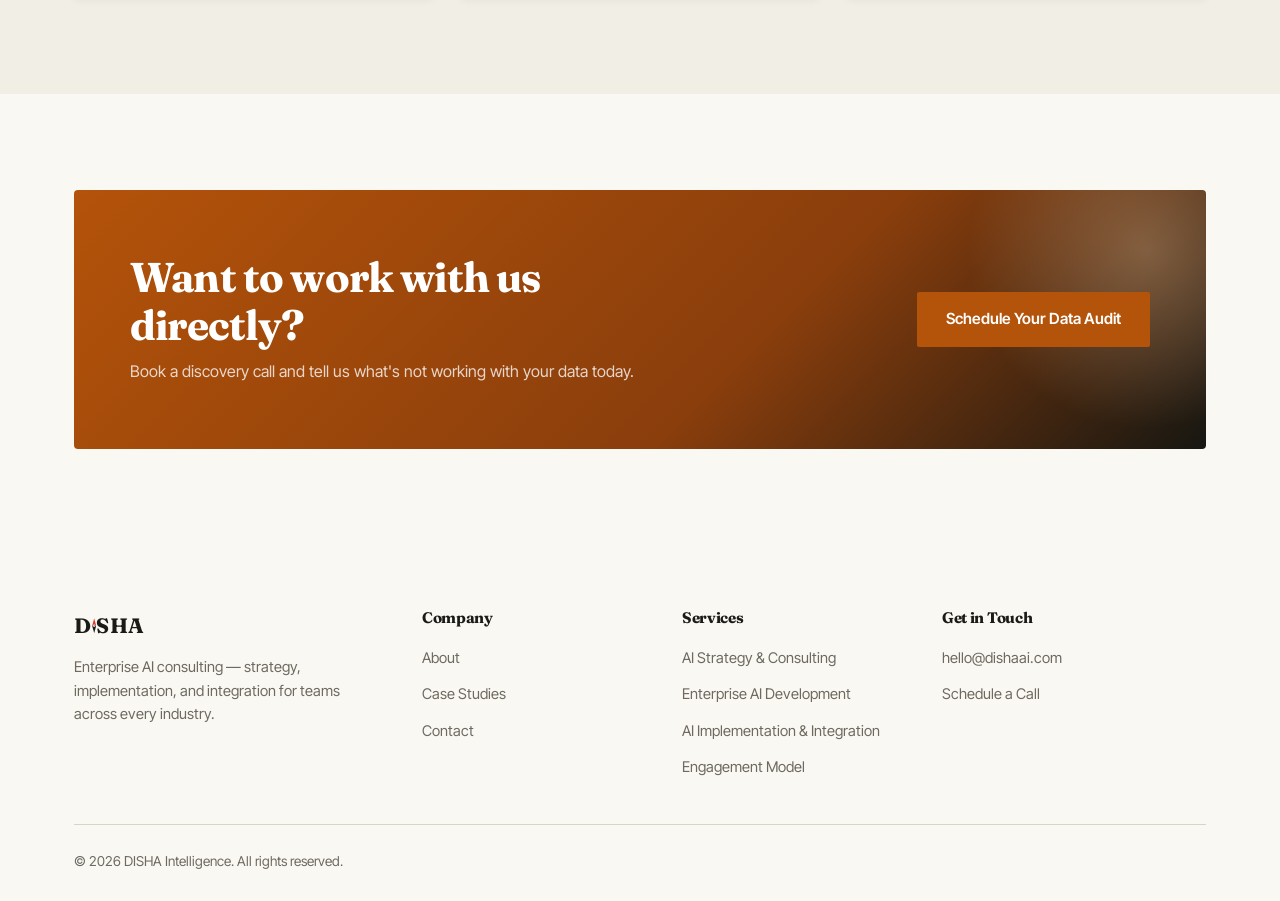
<file: about.html>
<!DOCTYPE html>
<html lang="en">
<head>
<meta charset="UTF-8" />
<meta name="viewport" content="width=device-width, initial-scale=1.0" />
<title>About — DISHA Intelligence</title>
<meta name="description" content="Learn why DISHA was founded, the team's background, and the mission driving every data engagement." />
<link rel="icon" type="image/svg+xml" href="assets/favicon.svg" />
<link rel="icon" type="image/png" sizes="512x512" href="assets/favicon-512.png" />
<link rel="apple-touch-icon" href="assets/favicon-256.png" />
<link rel="preconnect" href="https://fonts.googleapis.com">
<link rel="preconnect" href="https://fonts.gstatic.com" crossorigin>
<link href="https://fonts.googleapis.com/css2?family=Fraunces:ital,opsz,wght@0,9..144,400;0,9..144,600;1,9..144,400&family=Inter+Tight:wght@400;500;600;700&display=swap" rel="stylesheet">
<link rel="stylesheet" href="css/styles.css?v=20260707d" />
</head>
<body>

<header class="navbar">
  <div class="nav-inner">
    <a href="index.html" class="brand">
      <span><span class="brand-name" aria-label="DISHA">D<span class="brand-glyph" aria-hidden="true"><svg viewBox="45 5 30 110" preserveAspectRatio="xMidYMid meet" xmlns="http://www.w3.org/2000/svg"><polygon class="gn" points="60,7 45.5,60 74.5,60"/><polygon class="gs" points="45.5,60 60,113 74.5,60"/><circle class="gc" cx="60" cy="60" r="8.5"/><circle class="gd" cx="60" cy="60" r="3.6"/></svg></span>SHA</span><span class="brand-tag">Intelligence &amp; AI Consultancy</span></span>
    </a>
    <nav class="nav-links">
      <a href="index.html">Home</a>
      <a href="services.html">Services</a>
      <a href="about.html" class="active">About</a>
      <a href="case-studies.html">Case Studies</a>
      <a href="contact.html">Contact</a>
    </nav>
    <div class="nav-cta">
      <a href="contact.html" class="btn btn-outline-dark">Schedule Discovery Call</a>
      <button type="button" class="nav-toggle" aria-label="Toggle navigation"><span></span><span></span><span></span></button>
    </div>
  </div>
</header>

<section class="page-header">
  <div class="container">
    <div class="section-tag">About DISHA</div>
    <h1>Direction, by design — not by accident</h1>
    <p>"Disha" means direction. We built this firm on a simple belief: data should make decisions easier, not harder.</p>
  </div>
</section>

<!-- FOUNDER -->
<section>
  <div class="container">
    <div class="about-hero">
      <div class="founder-card">
        <div class="founder-photo">
          <div class="initials">AK</div>
          <div>
            <div class="fp-name">Akhilesh Raut</div>
            <div class="fp-role">Founder &amp; Principal Consultant</div>
          </div>
        </div>
      </div>
      <div>
        <div class="section-tag">Our Background</div>
        <h2>10+ years turning messy data into business decisions</h2>
        <p style="margin-top:18px;font-size:1.05rem;">DISHA was founded after years spent inside fast-growing companies watching the same problem repeat: leadership teams making six-figure decisions on spreadsheets nobody fully trusted. Pipelines broke silently. Dashboards disagreed with each other. Every "quick" data request took two weeks.</p>
        <p style="margin-top:16px;">We started DISHA to fix that properly — not with another tool to buy, but with the strategy, engineering, and discipline to make data a dependable foundation instead of a recurring fire drill. Every engagement is led by senior consultants who've sat on both sides of the table: as the people building the pipelines, and as the executives waiting on the numbers.</p>
        <div class="hero-stats" style="border-top:1px solid var(--ink-300);margin-top:30px;">
          <div><div class="num" style="color:var(--ink-900)">10+</div><div class="label" style="color:var(--ink-500)">Years in data &amp; analytics</div></div>
          <div><div class="num" style="color:var(--ink-900)">40+</div><div class="label" style="color:var(--ink-500)">Companies advised</div></div>
          <div><div class="num" style="color:var(--ink-900)">6</div><div class="label" style="color:var(--ink-500)">Industries served</div></div>
        </div>
      </div>
    </div>
  </div>
</section>

<!-- WHY WE STARTED — Editorial numbered list, not another card row -->
<section class="bg-alt">
  <div class="container">
    <div class="section-head center">
      <div class="section-tag" style="justify-content:center;">Why We Started DISHA</div>
      <h2>Because "we'll pull a report" shouldn't take a week</h2>
      <p>Three patterns kept showing up everywhere we worked — so we built a firm specifically to solve them.</p>
    </div>
    <div class="capability-list">
      <div class="capability-item">
        <div class="capability-num">01</div>
        <div class="capability-body">
          <h3>Slow answers, fast decisions</h3>
          <p>Businesses move fast; their data teams often can't keep up. We close that gap with self-serve systems, not more middlemen.</p>
        </div>
      </div>
      <div class="capability-item">
        <div class="capability-num">02</div>
        <div class="capability-body">
          <h3>Tools without strategy</h3>
          <p>We saw companies buy expensive BI platforms that sat half-used because no one defined what to measure first. Strategy comes before software.</p>
        </div>
      </div>
      <div class="capability-item">
        <div class="capability-num">03</div>
        <div class="capability-body">
          <h3>Vendor lock-in by design</h3>
          <p>Too many consultancies build systems only they can maintain. We document and train so you own what we build, fully.</p>
        </div>
      </div>
    </div>
  </div>
</section>

<!-- MISSION / VISION — Asymmetric: featured statement + stacked companions -->
<section>
  <div class="container">
    <div class="mission-grid">
      <div class="mission-card">
        <div class="mission-label">Our Mission</div>
        <p class="mission-statement">To give every growing company the data clarity normally reserved for enterprises with in-house data science teams.</p>
      </div>
      <div class="mission-side">
        <div class="mission-side-item">
          <div class="card-icon">🔭</div>
          <h3>Our Vision</h3>
          <p>A world where no leadership team makes a major decision on data they don't fully trust.</p>
        </div>
        <div class="mission-side-item">
          <div class="card-icon">🤝</div>
          <h3>How We Work</h3>
          <p>Senior-led, fixed-scope, transparent pricing, and full knowledge transfer — every single time.</p>
        </div>
      </div>
    </div>
  </div>
</section>

<!-- VALUES STRIP -->
<section class="bg-alt">
  <div class="container">
    <div class="section-head center">
      <div class="section-tag" style="justify-content:center;">What We Value</div>
      <h2>The principles behind every engagement</h2>
    </div>
    <div class="grid-3">
      <div class="card">
        <h3>Clarity over complexity</h3>
        <p>If a dashboard needs a manual to understand, we've failed. Everything we build is designed to be self-explanatory.</p>
      </div>
      <div class="card">
        <h3>Honesty over upsells</h3>
        <p>If you don't need a bigger engagement, we'll tell you. Trust compounds; invoices don't.</p>
      </div>
      <div class="card">
        <h3>Ownership over dependency</h3>
        <p>Our goal on every project is to make ourselves optional — your team should be able to run without us.</p>
      </div>
    </div>
  </div>
</section>

<section>
  <div class="container">
    <div class="cta-banner">
      <div class="cta-text">
        <h2>Want to work with us directly?</h2>
        <p>Book a discovery call and tell us what's not working with your data today.</p>
      </div>
      <div class="cta-action">
        <a href="contact.html" class="btn btn-primary">Schedule Your Data Audit</a>
      </div>
    </div>
  </div>
</section>

<footer class="site-footer">
  <div class="container">
    <div class="footer-grid">
      <div class="footer-about">
        <div class="brand">
          <span class="brand-name" aria-label="DISHA">D<span class="brand-glyph" aria-hidden="true"><svg viewBox="45 5 30 110" preserveAspectRatio="xMidYMid meet" xmlns="http://www.w3.org/2000/svg"><polygon class="gn" points="60,7 45.5,60 74.5,60"/><polygon class="gs" points="45.5,60 60,113 74.5,60"/><circle class="gc" cx="60" cy="60" r="8.5"/><circle class="gd" cx="60" cy="60" r="3.6"/></svg></span>SHA</span>
        </div>
        <p>Enterprise AI consulting — strategy, implementation, and integration for teams across every industry.</p>
      </div>
      <div>
        <h4>Company</h4>
        <ul><li><a href="about.html">About</a></li><li><a href="case-studies.html">Case Studies</a></li><li><a href="contact.html">Contact</a></li></ul>
      </div>
      <div>
        <h4>Services</h4>
        <ul><li><a href="services.html">AI Strategy &amp; Consulting</a></li><li><a href="services.html">Enterprise AI Development</a></li><li><a href="services.html">AI Implementation &amp; Integration</a></li><li><a href="services.html#pricing">Engagement Model</a></li></ul>
      </div>
      <div>
        <h4>Get in Touch</h4>
        <ul><li><a href="mailto:hello@dishaai.com">hello@dishaai.com</a></li><li><a href="contact.html">Schedule a Call</a></li></ul>
      </div>
    </div>
    <div class="footer-bottom">
      <span>&copy; 2026 DISHA Intelligence. All rights reserved.</span>
    </div>
  </div>
</footer>

<script src="js/main.js?v=20260707d"></script>
</body>
</html>
</file>
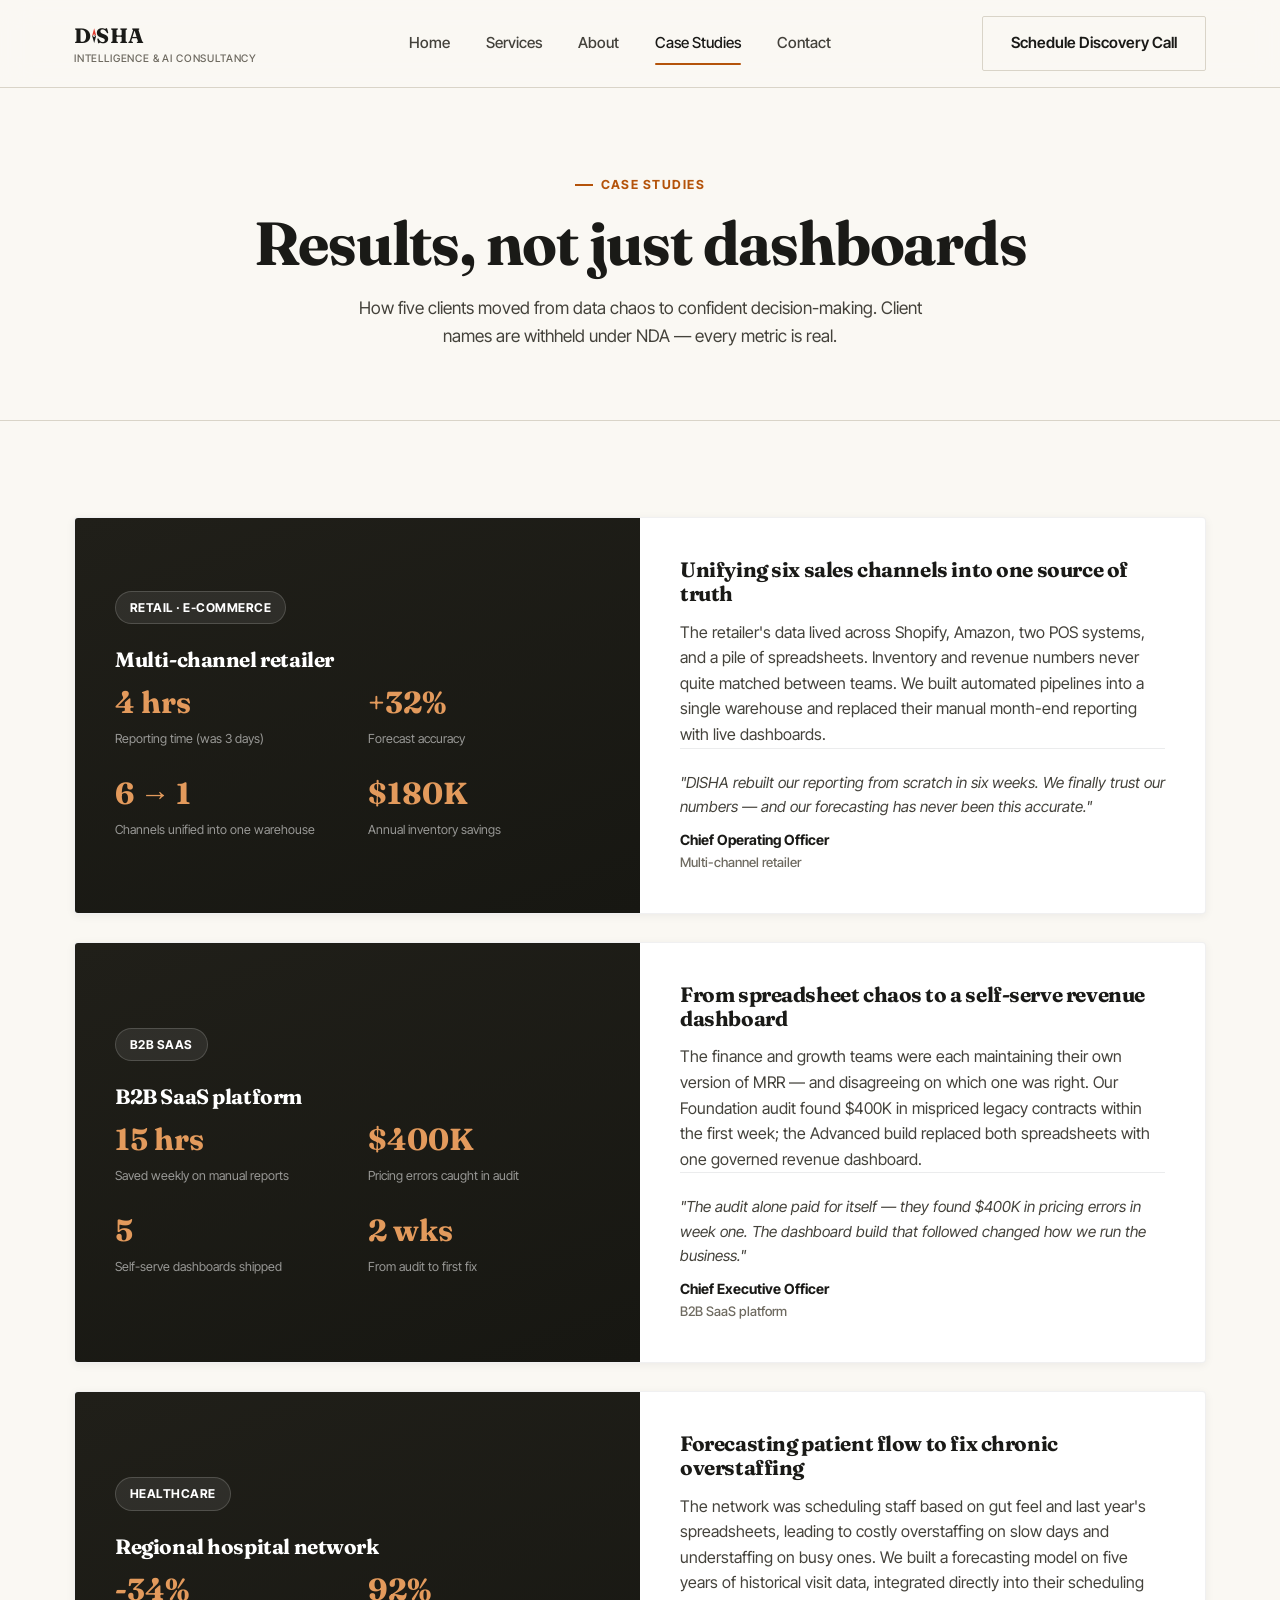
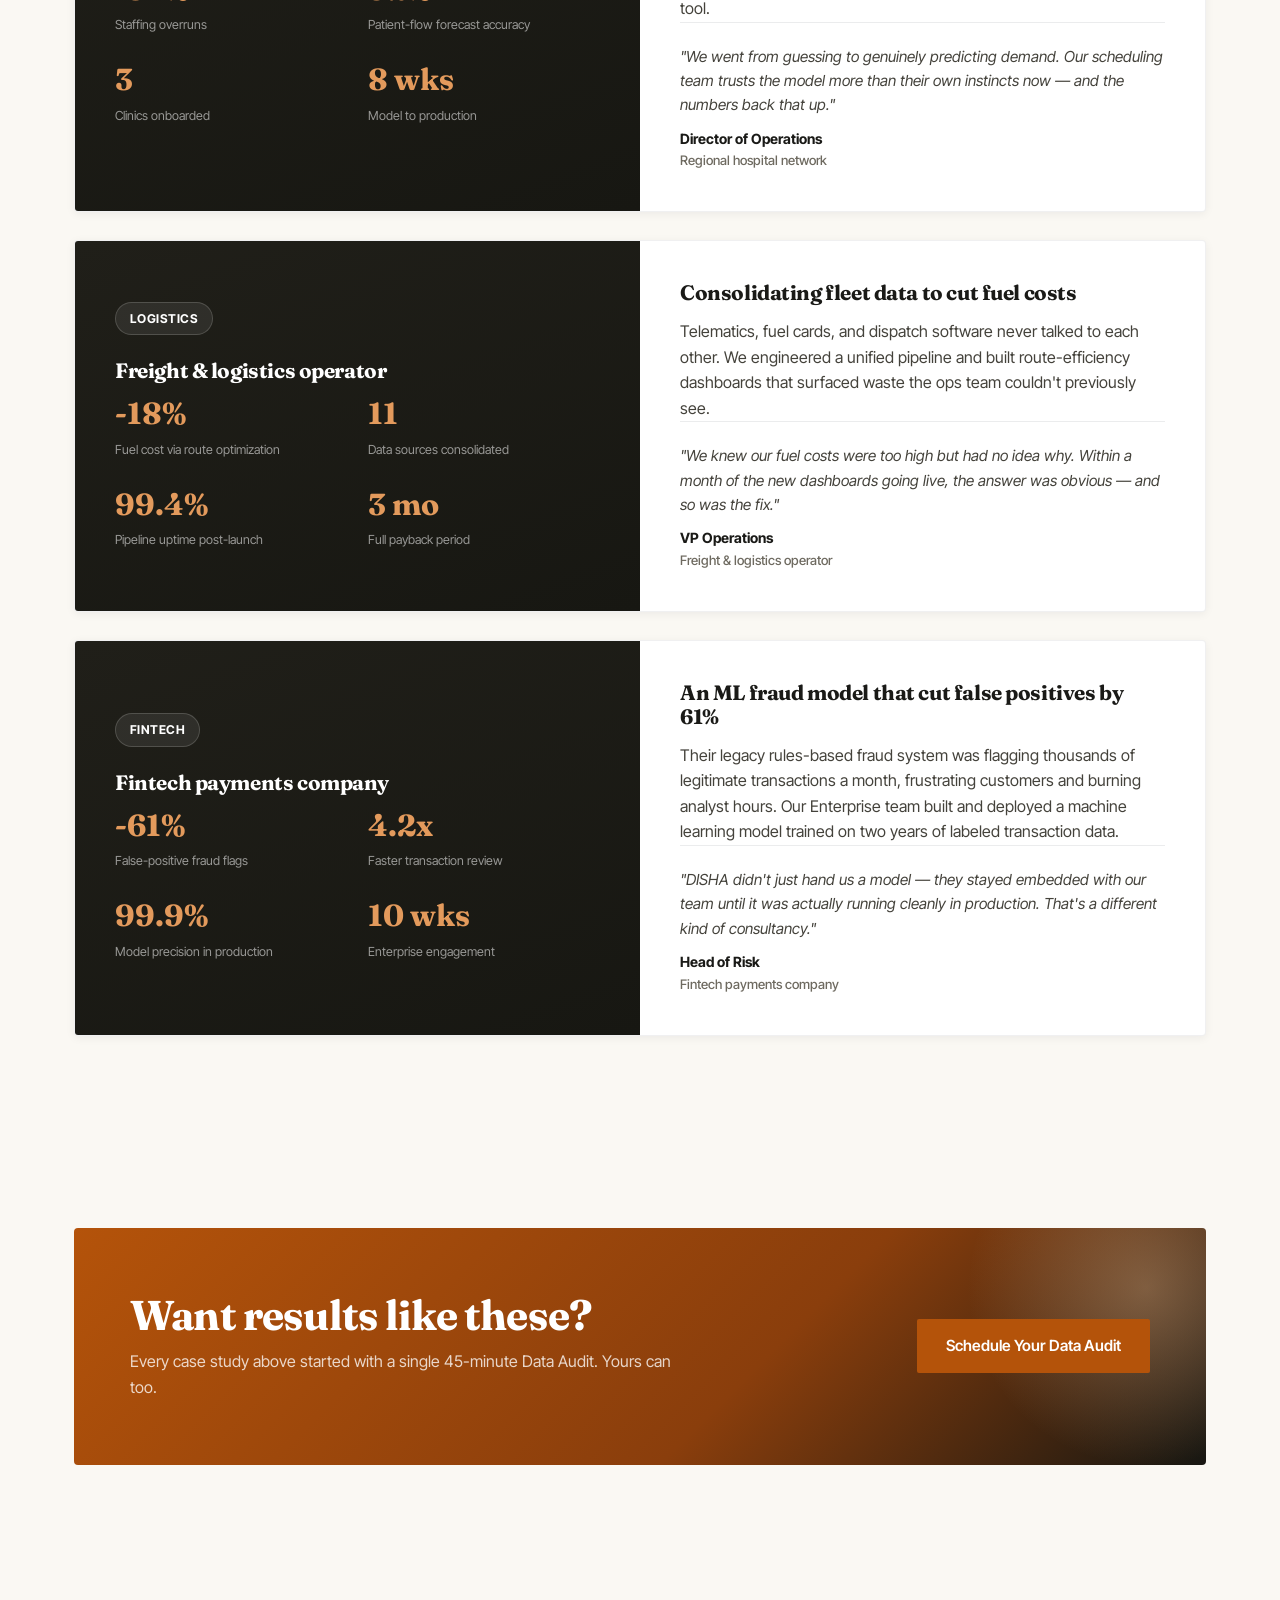
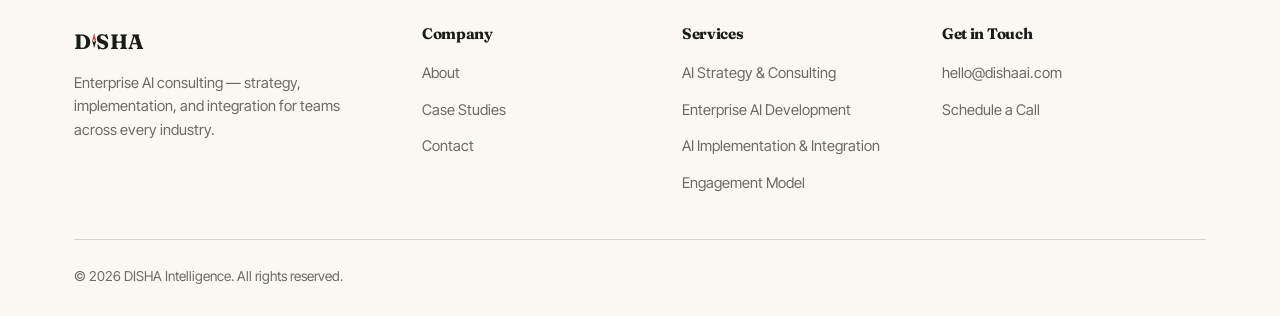
<file: case-studies.html>
<!DOCTYPE html>
<html lang="en">
<head>
<meta charset="UTF-8" />
<meta name="viewport" content="width=device-width, initial-scale=1.0" />
<title>Case Studies — DISHA Intelligence</title>
<meta name="description" content="Real client outcomes from DISHA's data strategy, engineering, and analytics engagements — with before/after metrics and testimonials." />
<link rel="icon" type="image/svg+xml" href="assets/favicon.svg" />
<link rel="icon" type="image/png" sizes="512x512" href="assets/favicon-512.png" />
<link rel="apple-touch-icon" href="assets/favicon-256.png" />
<link rel="preconnect" href="https://fonts.googleapis.com">
<link rel="preconnect" href="https://fonts.gstatic.com" crossorigin>
<link href="https://fonts.googleapis.com/css2?family=Fraunces:ital,opsz,wght@0,9..144,400;0,9..144,600;1,9..144,400&family=Inter+Tight:wght@400;500;600;700&display=swap" rel="stylesheet">
<link rel="stylesheet" href="css/styles.css?v=20260707d" />
</head>
<body>

<header class="navbar">
  <div class="nav-inner">
    <a href="index.html" class="brand">
      <span><span class="brand-name" aria-label="DISHA">D<span class="brand-glyph" aria-hidden="true"><svg viewBox="45 5 30 110" preserveAspectRatio="xMidYMid meet" xmlns="http://www.w3.org/2000/svg"><polygon class="gn" points="60,7 45.5,60 74.5,60"/><polygon class="gs" points="45.5,60 60,113 74.5,60"/><circle class="gc" cx="60" cy="60" r="8.5"/><circle class="gd" cx="60" cy="60" r="3.6"/></svg></span>SHA</span><span class="brand-tag">Intelligence &amp; AI Consultancy</span></span>
    </a>
    <nav class="nav-links">
      <a href="index.html">Home</a>
      <a href="services.html">Services</a>
      <a href="about.html">About</a>
      <a href="case-studies.html" class="active">Case Studies</a>
      <a href="contact.html">Contact</a>
    </nav>
    <div class="nav-cta">
      <a href="contact.html" class="btn btn-outline-dark">Schedule Discovery Call</a>
      <button type="button" class="nav-toggle" aria-label="Toggle navigation"><span></span><span></span><span></span></button>
    </div>
  </div>
</header>

<section class="page-header">
  <div class="container">
    <div class="section-tag">Case Studies</div>
    <h1>Results, not just dashboards</h1>
    <p>How five clients moved from data chaos to confident decision-making. Client names are withheld under NDA — every metric is real.</p>
  </div>
</section>

<section>
  <div class="container">

    <!-- Case 1 -->
    <div class="case-card">
      <div class="case-visual">
        <div class="industry-tag">RETAIL · E-COMMERCE</div>
        <h3 style="color:white;">Multi-channel retailer</h3>
        <div class="case-metrics">
          <div class="metric"><div class="num">4 hrs</div><div class="label">Reporting time (was 3 days)</div></div>
          <div class="metric"><div class="num">+32%</div><div class="label">Forecast accuracy</div></div>
          <div class="metric"><div class="num">6 → 1</div><div class="label">Channels unified into one warehouse</div></div>
          <div class="metric"><div class="num">$180K</div><div class="label">Annual inventory savings</div></div>
        </div>
      </div>
      <div class="case-body">
        <h3>Unifying six sales channels into one source of truth</h3>
        <p>The retailer's data lived across Shopify, Amazon, two POS systems, and a pile of spreadsheets. Inventory and revenue numbers never quite matched between teams. We built automated pipelines into a single warehouse and replaced their manual month-end reporting with live dashboards.</p>
        <div class="quote">
          "DISHA rebuilt our reporting from scratch in six weeks. We finally trust our numbers — and our forecasting has never been this accurate."
          <div class="quote-author">Chief Operating Officer <span>Multi-channel retailer</span></div>
        </div>
      </div>
    </div>

    <!-- Case 2 -->
    <div class="case-card">
      <div class="case-visual">
        <div class="industry-tag">B2B SAAS</div>
        <h3 style="color:white;">B2B SaaS platform</h3>
        <div class="case-metrics">
          <div class="metric"><div class="num">15 hrs</div><div class="label">Saved weekly on manual reports</div></div>
          <div class="metric"><div class="num">$400K</div><div class="label">Pricing errors caught in audit</div></div>
          <div class="metric"><div class="num">5</div><div class="label">Self-serve dashboards shipped</div></div>
          <div class="metric"><div class="num">2 wks</div><div class="label">From audit to first fix</div></div>
        </div>
      </div>
      <div class="case-body">
        <h3>From spreadsheet chaos to a self-serve revenue dashboard</h3>
        <p>The finance and growth teams were each maintaining their own version of MRR — and disagreeing on which one was right. Our Foundation audit found $400K in mispriced legacy contracts within the first week; the Advanced build replaced both spreadsheets with one governed revenue dashboard.</p>
        <div class="quote">
          "The audit alone paid for itself — they found $400K in pricing errors in week one. The dashboard build that followed changed how we run the business."
          <div class="quote-author">Chief Executive Officer <span>B2B SaaS platform</span></div>
        </div>
      </div>
    </div>

    <!-- Case 3 -->
    <div class="case-card">
      <div class="case-visual">
        <div class="industry-tag">HEALTHCARE</div>
        <h3 style="color:white;">Regional hospital network</h3>
        <div class="case-metrics">
          <div class="metric"><div class="num">-34%</div><div class="label">Staffing overruns</div></div>
          <div class="metric"><div class="num">92%</div><div class="label">Patient-flow forecast accuracy</div></div>
          <div class="metric"><div class="num">3</div><div class="label">Clinics onboarded</div></div>
          <div class="metric"><div class="num">8 wks</div><div class="label">Model to production</div></div>
        </div>
      </div>
      <div class="case-body">
        <h3>Forecasting patient flow to fix chronic overstaffing</h3>
        <p>The network was scheduling staff based on gut feel and last year's spreadsheets, leading to costly overstaffing on slow days and understaffing on busy ones. We built a forecasting model on five years of historical visit data, integrated directly into their scheduling tool.</p>
        <div class="quote">
          "We went from guessing to genuinely predicting demand. Our scheduling team trusts the model more than their own instincts now — and the numbers back that up."
          <div class="quote-author">Director of Operations <span>Regional hospital network</span></div>
        </div>
      </div>
    </div>

    <!-- Case 4 -->
    <div class="case-card">
      <div class="case-visual">
        <div class="industry-tag">LOGISTICS</div>
        <h3 style="color:white;">Freight &amp; logistics operator</h3>
        <div class="case-metrics">
          <div class="metric"><div class="num">-18%</div><div class="label">Fuel cost via route optimization</div></div>
          <div class="metric"><div class="num">11</div><div class="label">Data sources consolidated</div></div>
          <div class="metric"><div class="num">99.4%</div><div class="label">Pipeline uptime post-launch</div></div>
          <div class="metric"><div class="num">3 mo</div><div class="label">Full payback period</div></div>
        </div>
      </div>
      <div class="case-body">
        <h3>Consolidating fleet data to cut fuel costs</h3>
        <p>Telematics, fuel cards, and dispatch software never talked to each other. We engineered a unified pipeline and built route-efficiency dashboards that surfaced waste the ops team couldn't previously see.</p>
        <div class="quote">
          "We knew our fuel costs were too high but had no idea why. Within a month of the new dashboards going live, the answer was obvious — and so was the fix."
          <div class="quote-author">VP Operations <span>Freight &amp; logistics operator</span></div>
        </div>
      </div>
    </div>

    <!-- Case 5 -->
    <div class="case-card">
      <div class="case-visual">
        <div class="industry-tag">FINTECH</div>
        <h3 style="color:white;">Fintech payments company</h3>
        <div class="case-metrics">
          <div class="metric"><div class="num">-61%</div><div class="label">False-positive fraud flags</div></div>
          <div class="metric"><div class="num">4.2x</div><div class="label">Faster transaction review</div></div>
          <div class="metric"><div class="num">99.9%</div><div class="label">Model precision in production</div></div>
          <div class="metric"><div class="num">10 wks</div><div class="label">Enterprise engagement</div></div>
        </div>
      </div>
      <div class="case-body">
        <h3>An ML fraud model that cut false positives by 61%</h3>
        <p>Their legacy rules-based fraud system was flagging thousands of legitimate transactions a month, frustrating customers and burning analyst hours. Our Enterprise team built and deployed a machine learning model trained on two years of labeled transaction data.</p>
        <div class="quote">
          "DISHA didn't just hand us a model — they stayed embedded with our team until it was actually running cleanly in production. That's a different kind of consultancy."
          <div class="quote-author">Head of Risk <span>Fintech payments company</span></div>
        </div>
      </div>
    </div>

  </div>
</section>

<section>
  <div class="container">
    <div class="cta-banner">
      <div class="cta-text">
        <h2>Want results like these?</h2>
        <p>Every case study above started with a single 45-minute Data Audit. Yours can too.</p>
      </div>
      <div class="cta-action">
        <a href="contact.html" class="btn btn-primary">Schedule Your Data Audit</a>
      </div>
    </div>
  </div>
</section>

<footer class="site-footer">
  <div class="container">
    <div class="footer-grid">
      <div class="footer-about">
        <div class="brand">
          <span class="brand-name" aria-label="DISHA">D<span class="brand-glyph" aria-hidden="true"><svg viewBox="45 5 30 110" preserveAspectRatio="xMidYMid meet" xmlns="http://www.w3.org/2000/svg"><polygon class="gn" points="60,7 45.5,60 74.5,60"/><polygon class="gs" points="45.5,60 60,113 74.5,60"/><circle class="gc" cx="60" cy="60" r="8.5"/><circle class="gd" cx="60" cy="60" r="3.6"/></svg></span>SHA</span>
        </div>
        <p>Enterprise AI consulting — strategy, implementation, and integration for teams across every industry.</p>
      </div>
      <div>
        <h4>Company</h4>
        <ul><li><a href="about.html">About</a></li><li><a href="case-studies.html">Case Studies</a></li><li><a href="contact.html">Contact</a></li></ul>
      </div>
      <div>
        <h4>Services</h4>
        <ul><li><a href="services.html">AI Strategy &amp; Consulting</a></li><li><a href="services.html">Enterprise AI Development</a></li><li><a href="services.html">AI Implementation &amp; Integration</a></li><li><a href="services.html#pricing">Engagement Model</a></li></ul>
      </div>
      <div>
        <h4>Get in Touch</h4>
        <ul><li><a href="mailto:hello@dishaai.com">hello@dishaai.com</a></li><li><a href="contact.html">Schedule a Call</a></li></ul>
      </div>
    </div>
    <div class="footer-bottom">
      <span>&copy; 2026 DISHA Intelligence. All rights reserved.</span>
    </div>
  </div>
</footer>

<script src="js/main.js?v=20260707d"></script>
</body>
</html>
</file>
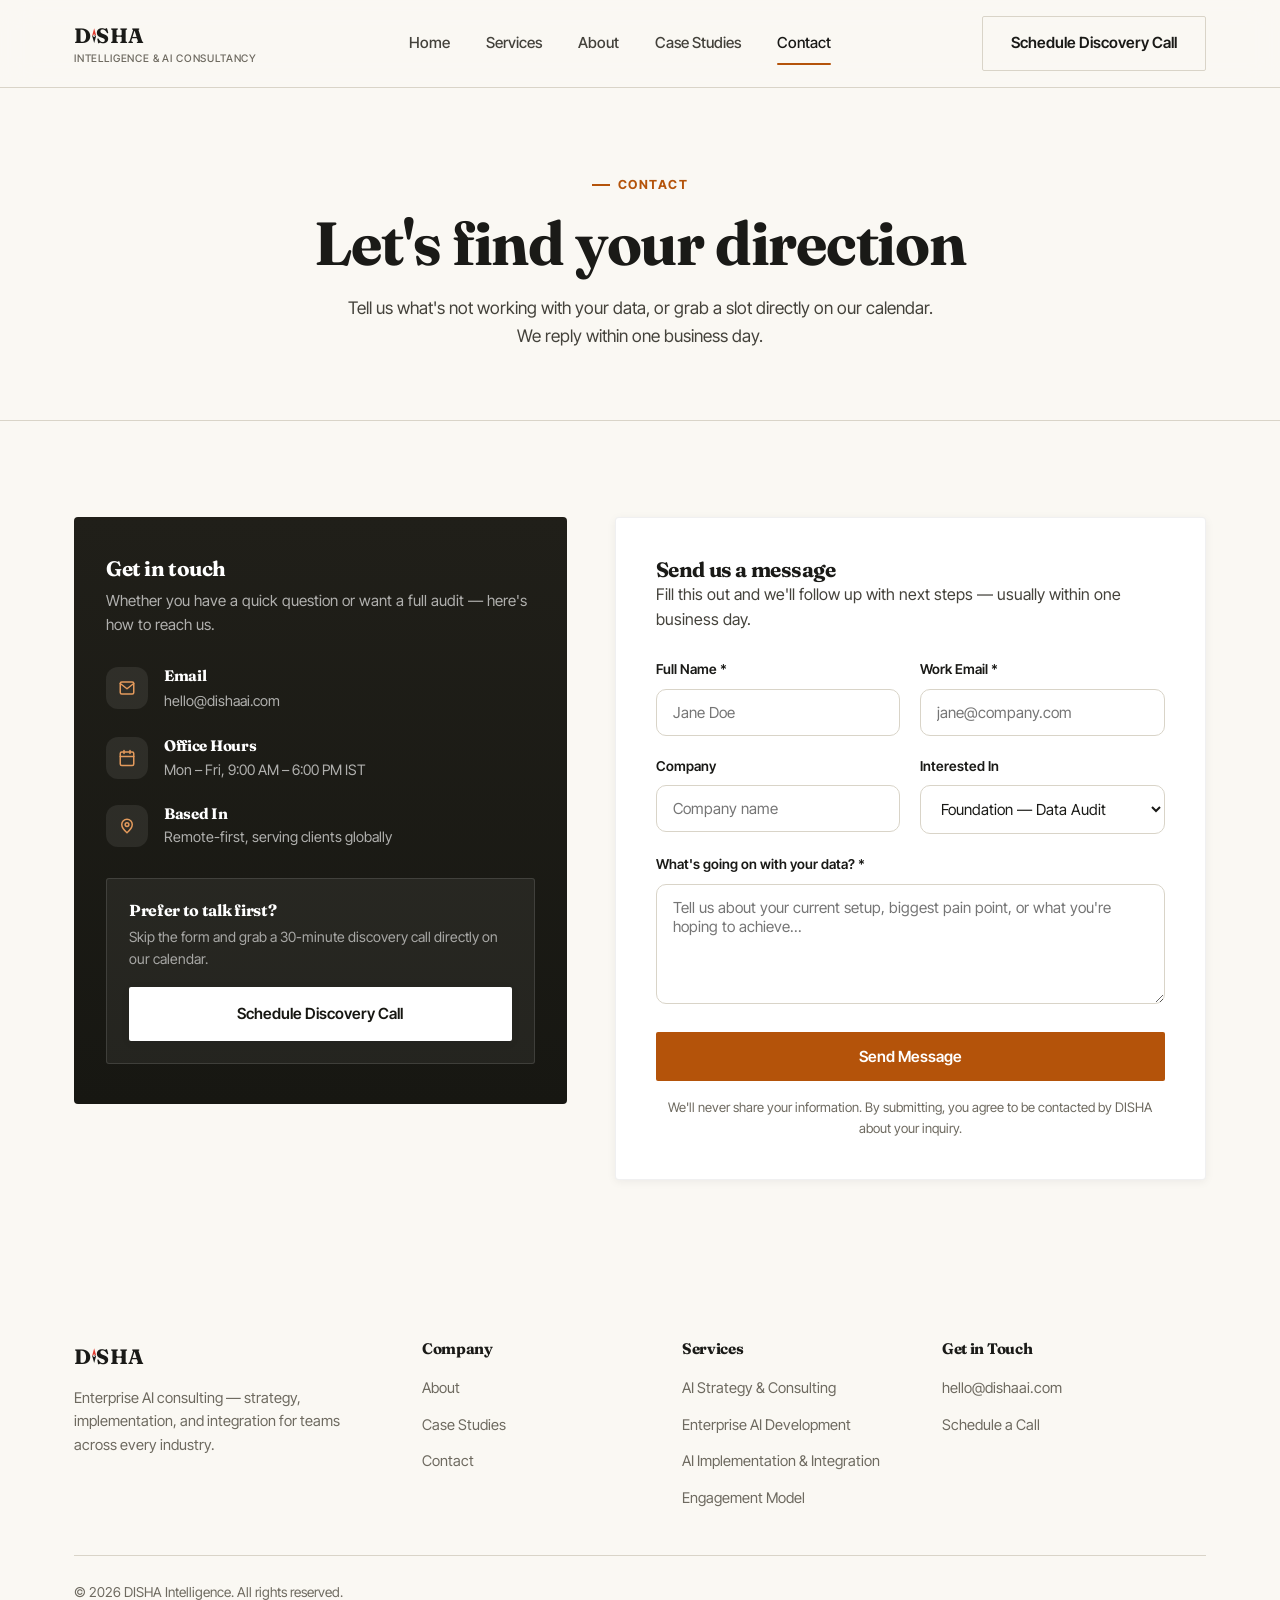
<file: contact.html>
<!DOCTYPE html>
<html lang="en">
<head>
<meta charset="UTF-8" />
<meta name="viewport" content="width=device-width, initial-scale=1.0" />
<title>Contact — DISHA Intelligence</title>
<meta name="description" content="Get in touch with DISHA — schedule a free discovery call or send us a message about your data challenges." />
<link rel="icon" type="image/svg+xml" href="assets/favicon.svg" />
<link rel="icon" type="image/png" sizes="512x512" href="assets/favicon-512.png" />
<link rel="apple-touch-icon" href="assets/favicon-256.png" />
<link rel="preconnect" href="https://fonts.googleapis.com">
<link rel="preconnect" href="https://fonts.gstatic.com" crossorigin>
<link href="https://fonts.googleapis.com/css2?family=Fraunces:ital,opsz,wght@0,9..144,400;0,9..144,600;1,9..144,400&family=Inter+Tight:wght@400;500;600;700&display=swap" rel="stylesheet">
<link rel="stylesheet" href="css/styles.css?v=20260707d" />
</head>
<body>

<header class="navbar">
  <div class="nav-inner">
    <a href="index.html" class="brand">
      <span><span class="brand-name" aria-label="DISHA">D<span class="brand-glyph" aria-hidden="true"><svg viewBox="45 5 30 110" preserveAspectRatio="xMidYMid meet" xmlns="http://www.w3.org/2000/svg"><polygon class="gn" points="60,7 45.5,60 74.5,60"/><polygon class="gs" points="45.5,60 60,113 74.5,60"/><circle class="gc" cx="60" cy="60" r="8.5"/><circle class="gd" cx="60" cy="60" r="3.6"/></svg></span>SHA</span><span class="brand-tag">Intelligence &amp; AI Consultancy</span></span>
    </a>
    <nav class="nav-links">
      <a href="index.html">Home</a>
      <a href="services.html">Services</a>
      <a href="about.html">About</a>
      <a href="case-studies.html">Case Studies</a>
      <a href="contact.html" class="active">Contact</a>
    </nav>
    <div class="nav-cta">
      <a href="contact.html" class="btn btn-outline-dark">Schedule Discovery Call</a>
      <button type="button" class="nav-toggle" aria-label="Toggle navigation"><span></span><span></span><span></span></button>
    </div>
  </div>
</header>

<section class="page-header">
  <div class="container">
    <div class="section-tag">Contact</div>
    <h1>Let's find your direction</h1>
    <p>Tell us what's not working with your data, or grab a slot directly on our calendar. We reply within one business day.</p>
  </div>
</section>

<section>
  <div class="container">
    <div class="contact-layout">

      <!-- Contact info -->
      <div>
        <div class="contact-info-card">
          <h3>Get in touch</h3>
          <p>Whether you have a quick question or want a full audit — here's how to reach us.</p>

          <div class="contact-item">
            <div class="ci-icon">
              <svg width="18" height="18" viewBox="0 0 24 24" fill="none"><path d="M3 6l9 7 9-7" stroke="currentColor" stroke-width="2" stroke-linecap="round" stroke-linejoin="round"/><rect x="3" y="4" width="18" height="16" rx="2" stroke="currentColor" stroke-width="2"/></svg>
            </div>
            <div>
              <h4>Email</h4>
              <a href="mailto:hello@dishaai.com">hello@dishaai.com</a>
            </div>
          </div>

          <div class="contact-item">
            <div class="ci-icon">
              <svg width="18" height="18" viewBox="0 0 24 24" fill="none"><rect x="3" y="4" width="18" height="18" rx="2" stroke="currentColor" stroke-width="2"/><path d="M16 2v4M8 2v4M3 10h18" stroke="currentColor" stroke-width="2" stroke-linecap="round"/></svg>
            </div>
            <div>
              <h4>Office Hours</h4>
              <p>Mon – Fri, 9:00 AM – 6:00 PM IST</p>
            </div>
          </div>

          <div class="contact-item">
            <div class="ci-icon">
              <svg width="18" height="18" viewBox="0 0 24 24" fill="none"><path d="M12 21s-7-6.1-7-11a7 7 0 0 1 14 0c0 4.9-7 11-7 11z" stroke="currentColor" stroke-width="2"/><circle cx="12" cy="10" r="2.5" stroke="currentColor" stroke-width="2"/></svg>
            </div>
            <div>
              <h4>Based In</h4>
              <p>Remote-first, serving clients globally</p>
            </div>
          </div>

          <div class="calendly-box">
            <h4>Prefer to talk first?</h4>
            <p>Skip the form and grab a 30-minute discovery call directly on our calendar.</p>
            <a href="https://calendly.com/dishaai/discovery-call" target="_blank" rel="noopener" class="btn btn-light btn-block">Schedule Discovery Call</a>
          </div>
        </div>
      </div>

      <!-- Form -->
      <div class="form-card">
        <h3>Send us a message</h3>
        <p style="margin-bottom:26px;">Fill this out and we'll follow up with next steps — usually within one business day.</p>

        <form id="contact-form" novalidate>
          <div class="form-row">
            <div class="field">
              <label for="name">Full Name *</label>
              <input type="text" id="name" name="name" placeholder="Jane Doe" required />
              <span class="error-msg">Please enter your name.</span>
            </div>
            <div class="field">
              <label for="email">Work Email *</label>
              <input type="email" id="email" name="email" placeholder="jane@company.com" required />
              <span class="error-msg">Please enter a valid email.</span>
            </div>
          </div>
          <div class="form-row">
            <div class="field">
              <label for="company">Company</label>
              <input type="text" id="company" name="company" placeholder="Company name" />
            </div>
            <div class="field">
              <label for="tier">Interested In</label>
              <select id="tier" name="tier">
                <option value="foundation">Foundation — Data Audit</option>
                <option value="advanced">Advanced — Pipelines &amp; Dashboards</option>
                <option value="enterprise">Enterprise — Managed Data Function</option>
                <option value="not-sure">Not sure yet</option>
              </select>
            </div>
          </div>
          <div class="field">
            <label for="message">What's going on with your data? *</label>
            <textarea id="message" name="message" placeholder="Tell us about your current setup, biggest pain point, or what you're hoping to achieve..." required></textarea>
            <span class="error-msg">Please add a few details (10+ characters).</span>
          </div>
          <button type="submit" class="btn btn-primary btn-block">Send Message</button>
          <p class="form-note">We'll never share your information. By submitting, you agree to be contacted by DISHA about your inquiry.</p>
        </form>

        <div class="form-success" id="form-success">
          <div class="check">
            <svg width="28" height="28" viewBox="0 0 24 24" fill="none"><path d="M5 13l4 4L19 7" stroke="white" stroke-width="2.5" stroke-linecap="round" stroke-linejoin="round"/></svg>
          </div>
          <h3>Thanks — message ready to send!</h3>
          <p>Your email client should have opened with your details pre-filled. If it didn't, email us directly at <a href="mailto:hello@dishaai.com" style="color:var(--indigo-500);font-weight:600;">hello@dishaai.com</a>.</p>
        </div>
      </div>

    </div>
  </div>
</section>

<footer class="site-footer">
  <div class="container">
    <div class="footer-grid">
      <div class="footer-about">
        <div class="brand">
          <span class="brand-name" aria-label="DISHA">D<span class="brand-glyph" aria-hidden="true"><svg viewBox="45 5 30 110" preserveAspectRatio="xMidYMid meet" xmlns="http://www.w3.org/2000/svg"><polygon class="gn" points="60,7 45.5,60 74.5,60"/><polygon class="gs" points="45.5,60 60,113 74.5,60"/><circle class="gc" cx="60" cy="60" r="8.5"/><circle class="gd" cx="60" cy="60" r="3.6"/></svg></span>SHA</span>
        </div>
        <p>Enterprise AI consulting — strategy, implementation, and integration for teams across every industry.</p>
      </div>
      <div>
        <h4>Company</h4>
        <ul><li><a href="about.html">About</a></li><li><a href="case-studies.html">Case Studies</a></li><li><a href="contact.html">Contact</a></li></ul>
      </div>
      <div>
        <h4>Services</h4>
        <ul><li><a href="services.html">AI Strategy &amp; Consulting</a></li><li><a href="services.html">Enterprise AI Development</a></li><li><a href="services.html">AI Implementation &amp; Integration</a></li><li><a href="services.html#pricing">Engagement Model</a></li></ul>
      </div>
      <div>
        <h4>Get in Touch</h4>
        <ul><li><a href="mailto:hello@dishaai.com">hello@dishaai.com</a></li><li><a href="contact.html">Schedule a Call</a></li></ul>
      </div>
    </div>
    <div class="footer-bottom">
      <span>&copy; 2026 DISHA Intelligence. All rights reserved.</span>
    </div>
  </div>
</footer>

<script src="js/main.js?v=20260707d"></script>
</body>
</html>
</file>
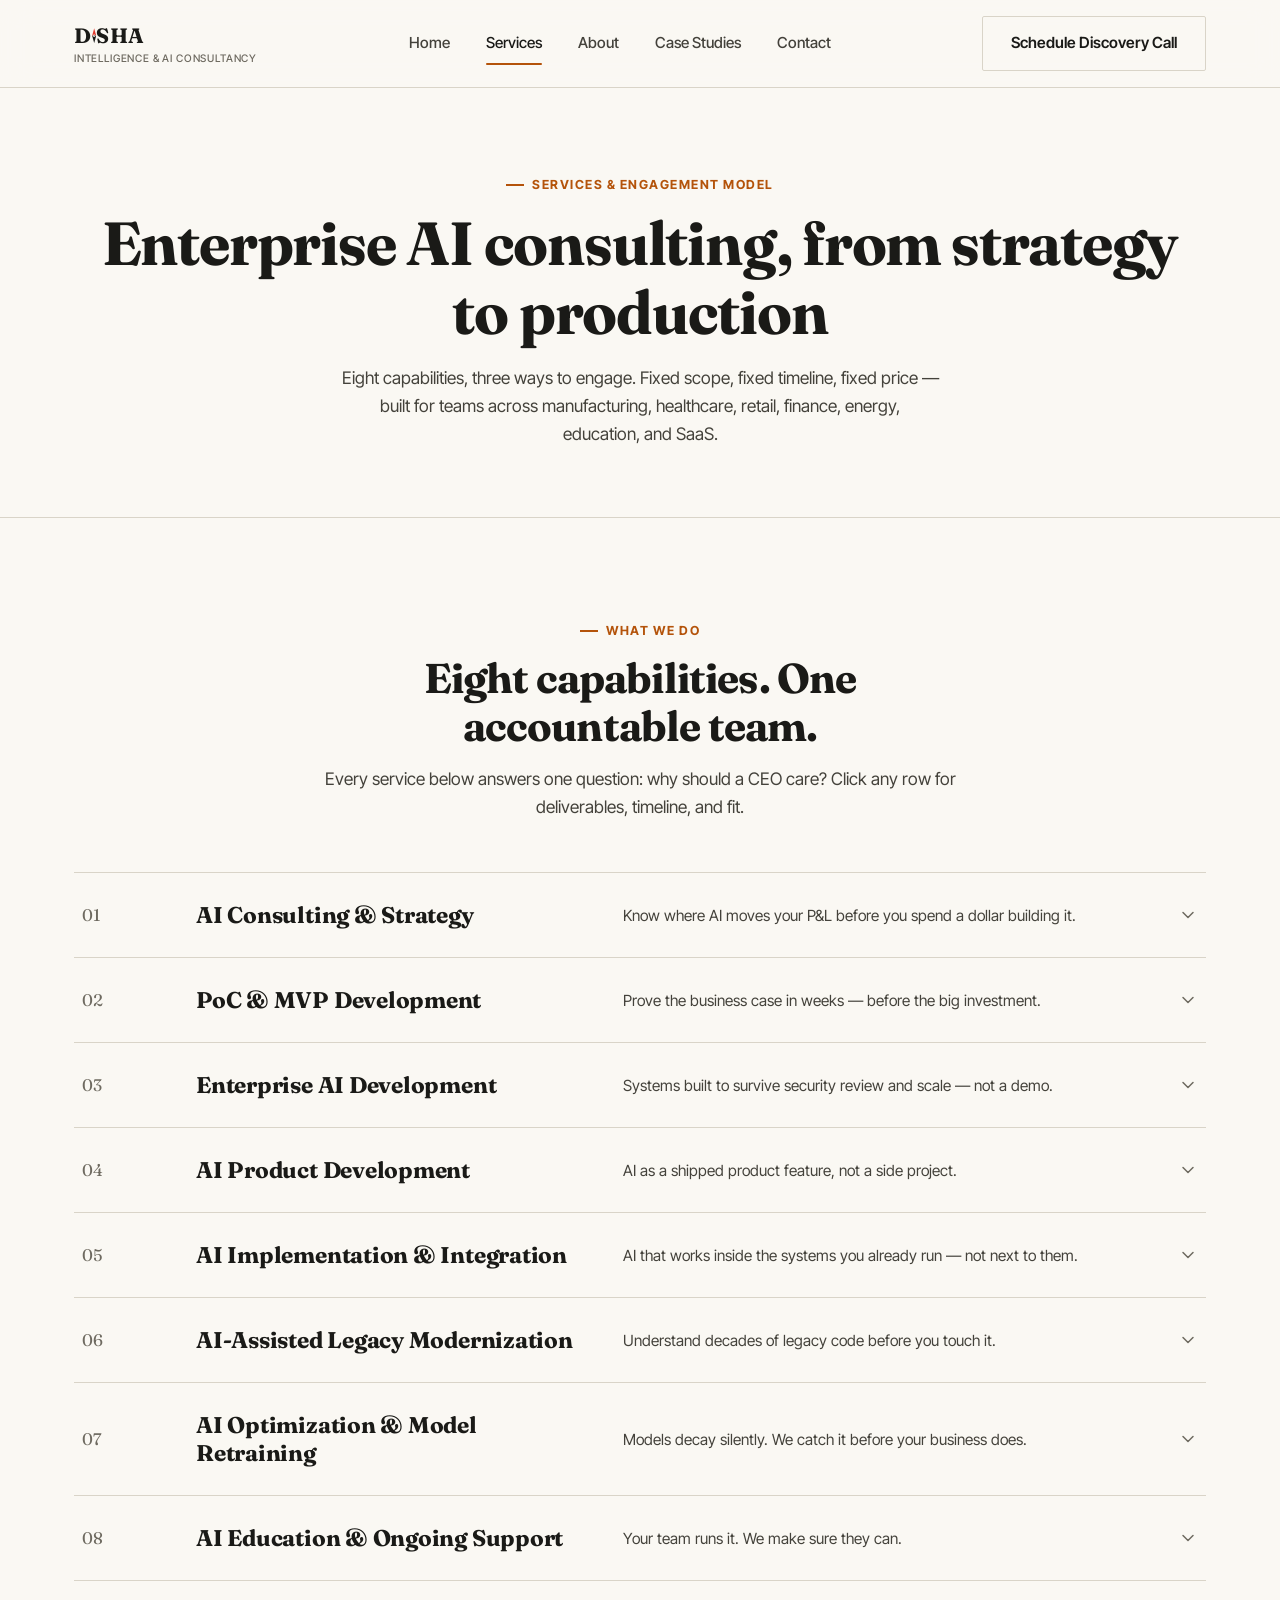
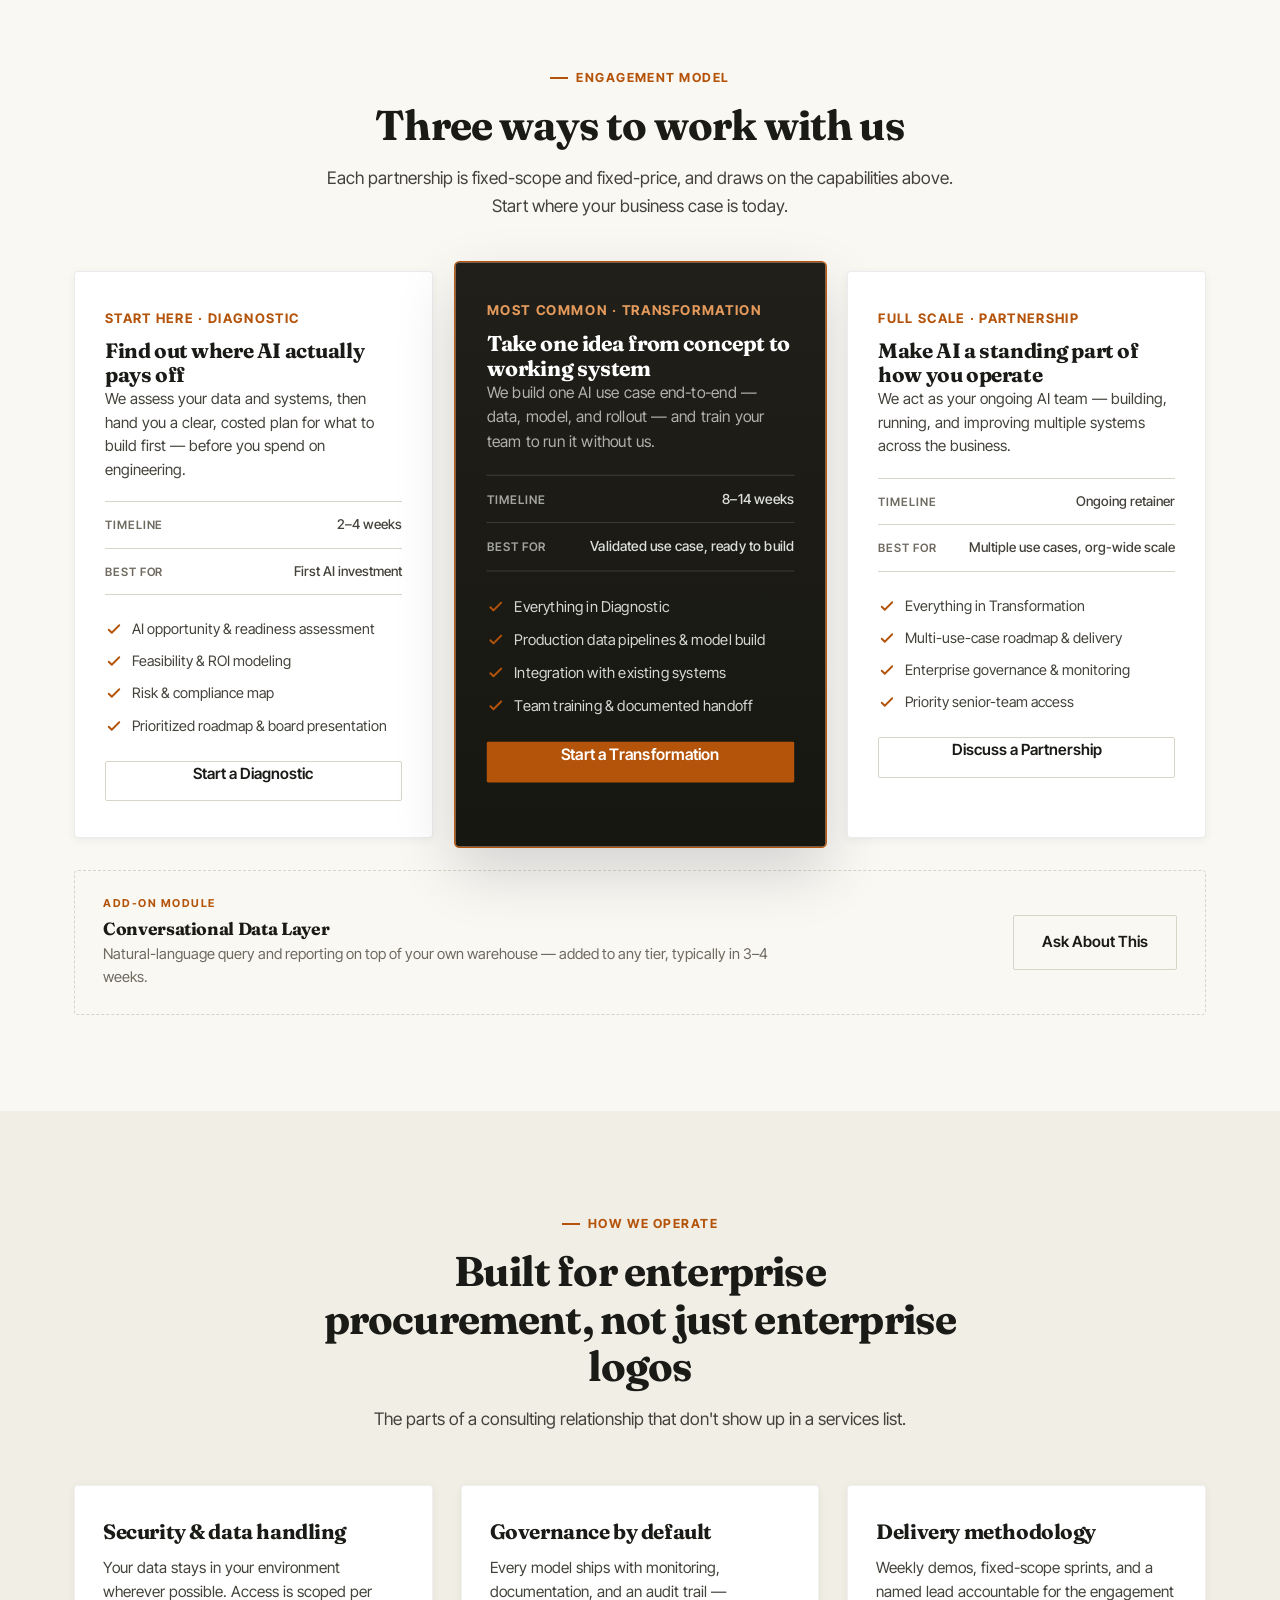
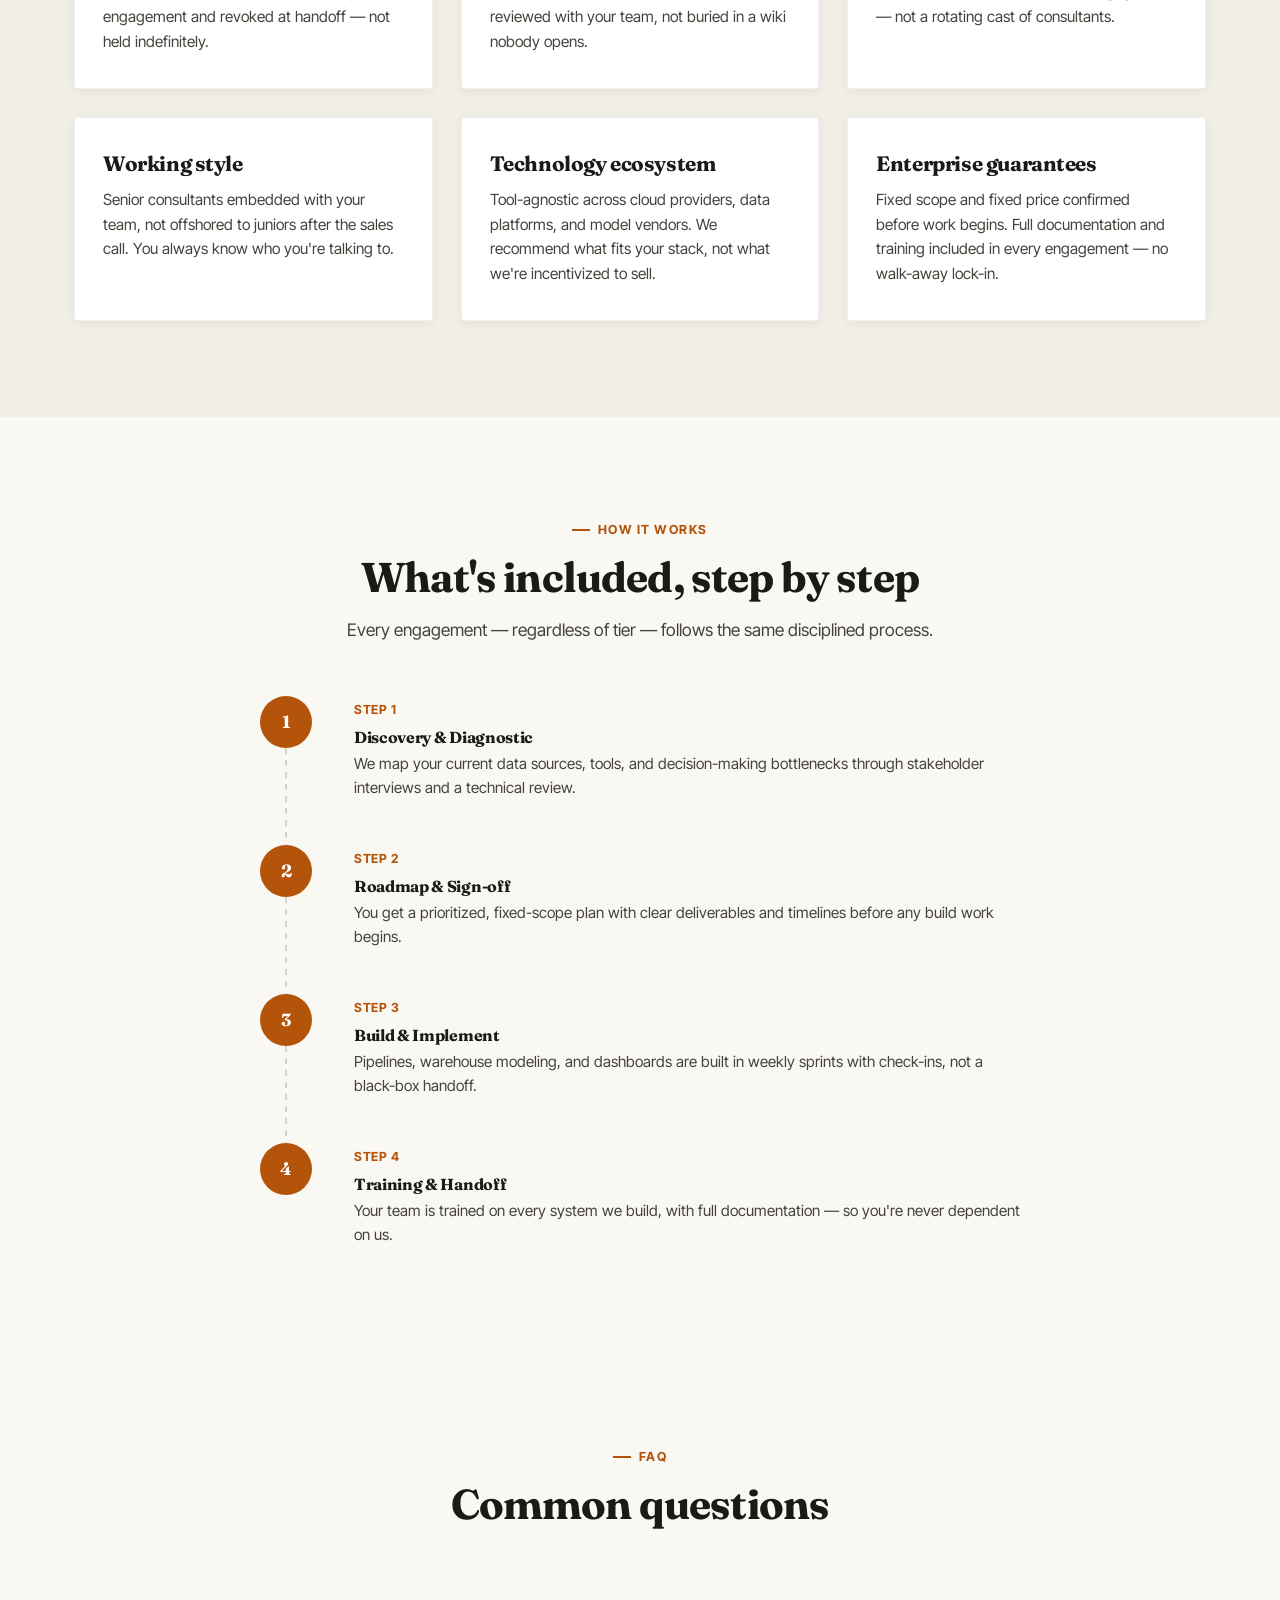
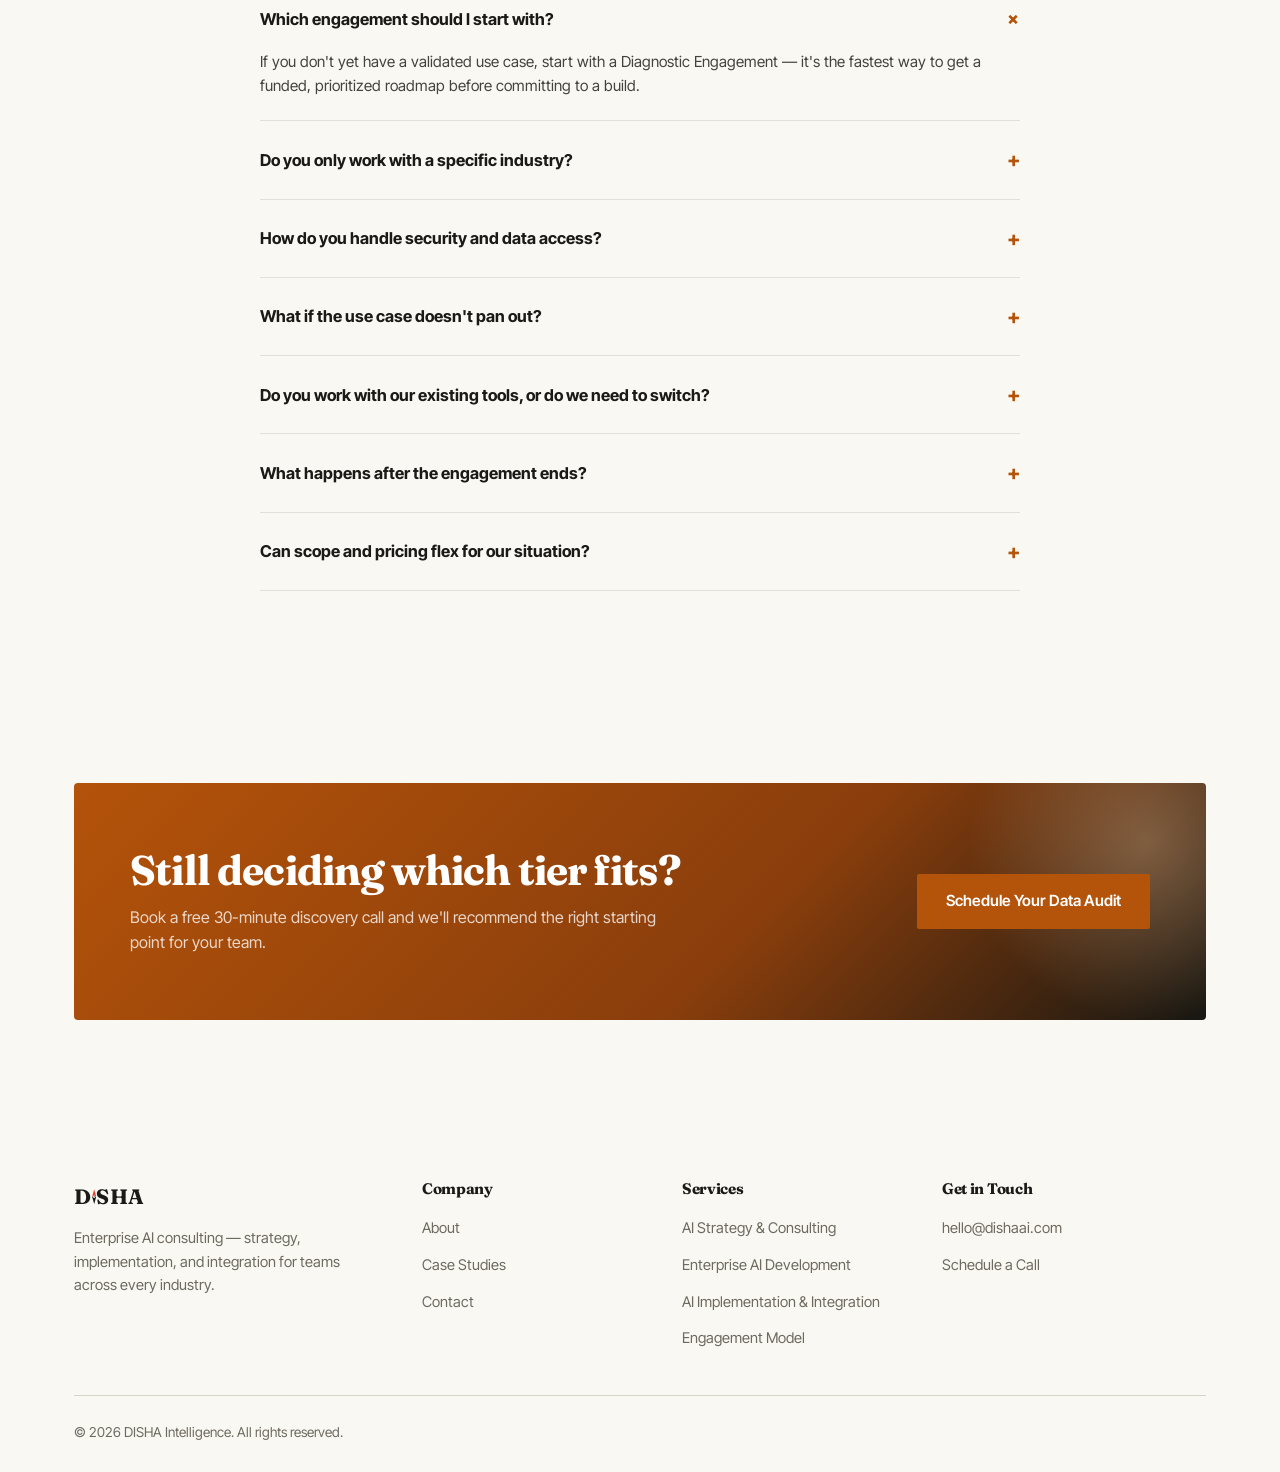
<file: services.html>
<!DOCTYPE html>
<html lang="en">
<head>
<meta charset="UTF-8" />
<meta name="viewport" content="width=device-width, initial-scale=1.0" />
<title>Enterprise AI Consulting Services &amp; Engagement Model — DISHA Intelligence</title>
<meta name="description" content="Enterprise AI strategy, implementation, and integration consulting. Eight capabilities from AI strategy to legacy modernization, delivered across three fixed-scope engagement tiers." />
<link rel="icon" type="image/svg+xml" href="assets/favicon.svg" />
<link rel="icon" type="image/png" sizes="512x512" href="assets/favicon-512.png" />
<link rel="apple-touch-icon" href="assets/favicon-256.png" />
<link rel="preconnect" href="https://fonts.googleapis.com">
<link rel="preconnect" href="https://fonts.gstatic.com" crossorigin>
<link href="https://fonts.googleapis.com/css2?family=Fraunces:ital,opsz,wght@0,9..144,400;0,9..144,600;1,9..144,400&family=Inter+Tight:wght@400;500;600;700&display=swap" rel="stylesheet">
<link rel="stylesheet" href="css/styles.css?v=20260707d" />
</head>
<body>

<header class="navbar">
  <div class="nav-inner">
    <a href="index.html" class="brand">
      <span><span class="brand-name" aria-label="DISHA">D<span class="brand-glyph" aria-hidden="true"><svg viewBox="45 5 30 110" preserveAspectRatio="xMidYMid meet" xmlns="http://www.w3.org/2000/svg"><polygon class="gn" points="60,7 45.5,60 74.5,60"/><polygon class="gs" points="45.5,60 60,113 74.5,60"/><circle class="gc" cx="60" cy="60" r="8.5"/><circle class="gd" cx="60" cy="60" r="3.6"/></svg></span>SHA</span><span class="brand-tag">Intelligence &amp; AI Consultancy</span></span>
    </a>
    <nav class="nav-links">
      <a href="index.html">Home</a>
      <a href="services.html" class="active">Services</a>
      <a href="about.html">About</a>
      <a href="case-studies.html">Case Studies</a>
      <a href="contact.html">Contact</a>
    </nav>
    <div class="nav-cta">
      <a href="contact.html" class="btn btn-outline-dark">Schedule Discovery Call</a>
      <button type="button" class="nav-toggle" aria-label="Toggle navigation"><span></span><span></span><span></span></button>
    </div>
  </div>
</header>

<section class="page-header">
  <div class="container">
    <div class="section-tag">Services &amp; Engagement Model</div>
    <h1>Enterprise AI consulting, from strategy to production</h1>
    <p>Eight capabilities, three ways to engage. Fixed scope, fixed timeline, fixed price — built for teams across manufacturing, healthcare, retail, finance, energy, education, and SaaS.</p>
  </div>
</section>

<!-- CAPABILITIES -->
<section id="capabilities">
  <div class="container">
    <div class="section-head center">
      <div class="section-tag" style="justify-content:center;">What We Do</div>
      <h2>Eight capabilities. One accountable team.</h2>
      <p>Every service below answers one question: why should a CEO care? Click any row for deliverables, timeline, and fit.</p>
    </div>

    <div class="capability-index">

      <!-- 01 -->
      <div class="cap-item">
        <button class="cap-summary" id="svc-btn-1" aria-expanded="false" aria-controls="svc-panel-1">
          <span class="cap-no">01</span>
          <span class="cap-titlewrap"><span class="cap-title">AI Consulting &amp; Strategy</span></span>
          <span class="cap-desc">Know where AI moves your P&amp;L before you spend a dollar building it.</span>
          <svg class="cap-chev" width="20" height="20" viewBox="0 0 24 24" fill="none" stroke="currentColor" stroke-width="1.8" stroke-linecap="round" stroke-linejoin="round" aria-hidden="true"><polyline points="6 9 12 15 18 9"/></svg>
        </button>
        <div class="cap-panel" id="svc-panel-1" role="region" aria-labelledby="svc-btn-1">
          <div class="cap-panel-inner">
            <div class="cap-deliver">
              <p class="cap-eyebrow">Deliverables</p>
              <ul class="cap-list">
                <li>AI opportunity assessment</li>
                <li>Feasibility &amp; ROI model</li>
                <li>Risk &amp; compliance map</li>
                <li>90-day execution roadmap</li>
              </ul>
            </div>
            <div class="cap-facts">
              <div class="cap-fact"><span class="cap-fact-label">Outcome</span><span class="cap-fact-val">A prioritized, funded AI roadmap your board can approve in one meeting.</span></div>
              <div class="cap-fact"><span class="cap-fact-label">Timeline</span><span class="cap-fact-val">3–5 weeks</span></div>
              <div class="cap-fact"><span class="cap-fact-label">Best for</span><span class="cap-fact-val">Executive teams deciding where to invest before committing engineering budget.</span></div>
              <a href="contact.html" class="cap-cta">Explore Service <span aria-hidden="true">&rarr;</span></a>
            </div>
          </div>
        </div>
      </div>

      <!-- 02 -->
      <div class="cap-item">
        <button class="cap-summary" id="svc-btn-2" aria-expanded="false" aria-controls="svc-panel-2">
          <span class="cap-no">02</span>
          <span class="cap-titlewrap"><span class="cap-title">PoC &amp; MVP Development</span></span>
          <span class="cap-desc">Prove the business case in weeks — before the big investment.</span>
          <svg class="cap-chev" width="20" height="20" viewBox="0 0 24 24" fill="none" stroke="currentColor" stroke-width="1.8" stroke-linecap="round" stroke-linejoin="round" aria-hidden="true"><polyline points="6 9 12 15 18 9"/></svg>
        </button>
        <div class="cap-panel" id="svc-panel-2" role="region" aria-labelledby="svc-btn-2">
          <div class="cap-panel-inner">
            <div class="cap-deliver">
              <p class="cap-eyebrow">Deliverables</p>
              <ul class="cap-list">
                <li>Working prototype on your real data</li>
                <li>Technical feasibility report</li>
                <li>Go / no-go business case</li>
                <li>Production-ready architecture plan</li>
              </ul>
            </div>
            <div class="cap-facts">
              <div class="cap-fact"><span class="cap-fact-label">Outcome</span><span class="cap-fact-val">A validated case for further investment — or the confidence to walk away early, cheaply.</span></div>
              <div class="cap-fact"><span class="cap-fact-label">Timeline</span><span class="cap-fact-val">4–8 weeks</span></div>
              <div class="cap-fact"><span class="cap-fact-label">Best for</span><span class="cap-fact-val">Teams who need to de-risk a build before committing full budget.</span></div>
              <a href="contact.html" class="cap-cta">Explore Service <span aria-hidden="true">&rarr;</span></a>
            </div>
          </div>
        </div>
      </div>

      <!-- 03 -->
      <div class="cap-item">
        <button class="cap-summary" id="svc-btn-3" aria-expanded="false" aria-controls="svc-panel-3">
          <span class="cap-no">03</span>
          <span class="cap-titlewrap"><span class="cap-title">Enterprise AI Development</span></span>
          <span class="cap-desc">Systems built to survive security review and scale — not a demo.</span>
          <svg class="cap-chev" width="20" height="20" viewBox="0 0 24 24" fill="none" stroke="currentColor" stroke-width="1.8" stroke-linecap="round" stroke-linejoin="round" aria-hidden="true"><polyline points="6 9 12 15 18 9"/></svg>
        </button>
        <div class="cap-panel" id="svc-panel-3" role="region" aria-labelledby="svc-btn-3">
          <div class="cap-panel-inner">
            <div class="cap-deliver">
              <p class="cap-eyebrow">Deliverables</p>
              <ul class="cap-list">
                <li>Production data pipelines</li>
                <li>Model selection &amp; implementation</li>
                <li>Governance &amp; audit framework</li>
                <li>API &amp; infrastructure layer</li>
              </ul>
            </div>
            <div class="cap-facts">
              <div class="cap-fact"><span class="cap-fact-label">Outcome</span><span class="cap-fact-val">AI infrastructure that passes your security and compliance review on the first pass.</span></div>
              <div class="cap-fact"><span class="cap-fact-label">Timeline</span><span class="cap-fact-val">10–16 weeks</span></div>
              <div class="cap-fact"><span class="cap-fact-label">Best for</span><span class="cap-fact-val">Enterprises with compliance, security, or scale requirements a prototype can't meet.</span></div>
              <a href="contact.html" class="cap-cta">Explore Service <span aria-hidden="true">&rarr;</span></a>
            </div>
          </div>
        </div>
      </div>

      <!-- 04 -->
      <div class="cap-item">
        <button class="cap-summary" id="svc-btn-4" aria-expanded="false" aria-controls="svc-panel-4">
          <span class="cap-no">04</span>
          <span class="cap-titlewrap"><span class="cap-title">AI Product Development</span></span>
          <span class="cap-desc">AI as a shipped product feature, not a side project.</span>
          <svg class="cap-chev" width="20" height="20" viewBox="0 0 24 24" fill="none" stroke="currentColor" stroke-width="1.8" stroke-linecap="round" stroke-linejoin="round" aria-hidden="true"><polyline points="6 9 12 15 18 9"/></svg>
        </button>
        <div class="cap-panel" id="svc-panel-4" role="region" aria-labelledby="svc-btn-4">
          <div class="cap-panel-inner">
            <div class="cap-deliver">
              <p class="cap-eyebrow">Deliverables</p>
              <ul class="cap-list">
                <li>Full model-lifecycle architecture</li>
                <li>User-facing feature integration</li>
                <li>Feedback &amp; retraining loop</li>
                <li>Product analytics instrumentation</li>
              </ul>
            </div>
            <div class="cap-facts">
              <div class="cap-fact"><span class="cap-fact-label">Outcome</span><span class="cap-fact-val">A shippable AI feature your product team owns going forward — not a research artifact.</span></div>
              <div class="cap-fact"><span class="cap-fact-label">Timeline</span><span class="cap-fact-val">8–14 weeks</span></div>
              <div class="cap-fact"><span class="cap-fact-label">Best for</span><span class="cap-fact-val">Product teams embedding AI directly into a customer-facing product.</span></div>
              <a href="contact.html" class="cap-cta">Explore Service <span aria-hidden="true">&rarr;</span></a>
            </div>
          </div>
        </div>
      </div>

      <!-- 05 -->
      <div class="cap-item">
        <button class="cap-summary" id="svc-btn-5" aria-expanded="false" aria-controls="svc-panel-5">
          <span class="cap-no">05</span>
          <span class="cap-titlewrap"><span class="cap-title">AI Implementation &amp; Integration</span></span>
          <span class="cap-desc">AI that works inside the systems you already run — not next to them.</span>
          <svg class="cap-chev" width="20" height="20" viewBox="0 0 24 24" fill="none" stroke="currentColor" stroke-width="1.8" stroke-linecap="round" stroke-linejoin="round" aria-hidden="true"><polyline points="6 9 12 15 18 9"/></svg>
        </button>
        <div class="cap-panel" id="svc-panel-5" role="region" aria-labelledby="svc-btn-5">
          <div class="cap-panel-inner">
            <div class="cap-deliver">
              <p class="cap-eyebrow">Deliverables</p>
              <ul class="cap-list">
                <li>Integration with existing CRM / ERP / data platforms</li>
                <li>Reliability &amp; failover testing</li>
                <li>Live monitoring dashboard</li>
                <li>Rollout &amp; change-management plan</li>
              </ul>
            </div>
            <div class="cap-facts">
              <div class="cap-fact"><span class="cap-fact-label">Outcome</span><span class="cap-fact-val">Faster processes and fewer errors — without ripping out what already works.</span></div>
              <div class="cap-fact"><span class="cap-fact-label">Timeline</span><span class="cap-fact-val">6–10 weeks</span></div>
              <div class="cap-fact"><span class="cap-fact-label">Best for</span><span class="cap-fact-val">Organizations with established systems who need AI to plug in, not replace them.</span></div>
              <a href="contact.html" class="cap-cta">Explore Service <span aria-hidden="true">&rarr;</span></a>
            </div>
          </div>
        </div>
      </div>

      <!-- 06 -->
      <div class="cap-item">
        <button class="cap-summary" id="svc-btn-6" aria-expanded="false" aria-controls="svc-panel-6">
          <span class="cap-no">06</span>
          <span class="cap-titlewrap"><span class="cap-title">AI-Assisted Legacy Modernization</span></span>
          <span class="cap-desc">Understand decades of legacy code before you touch it.</span>
          <svg class="cap-chev" width="20" height="20" viewBox="0 0 24 24" fill="none" stroke="currentColor" stroke-width="1.8" stroke-linecap="round" stroke-linejoin="round" aria-hidden="true"><polyline points="6 9 12 15 18 9"/></svg>
        </button>
        <div class="cap-panel" id="svc-panel-6" role="region" aria-labelledby="svc-btn-6">
          <div class="cap-panel-inner">
            <div class="cap-deliver">
              <p class="cap-eyebrow">Deliverables</p>
              <ul class="cap-list">
                <li>Automated dependency &amp; logic mapping</li>
                <li>Architectural risk assessment</li>
                <li>AI-assisted refactoring plan</li>
                <li>Regression test suite</li>
              </ul>
            </div>
            <div class="cap-facts">
              <div class="cap-fact"><span class="cap-fact-label">Outcome</span><span class="cap-fact-val">Modernize critical systems without the outage that ends careers.</span></div>
              <div class="cap-fact"><span class="cap-fact-label">Timeline</span><span class="cap-fact-val">8–16 weeks</span></div>
              <div class="cap-fact"><span class="cap-fact-label">Best for</span><span class="cap-fact-val">Enterprises running critical systems nobody fully understands anymore.</span></div>
              <a href="contact.html" class="cap-cta">Explore Service <span aria-hidden="true">&rarr;</span></a>
            </div>
          </div>
        </div>
      </div>

      <!-- 07 -->
      <div class="cap-item">
        <button class="cap-summary" id="svc-btn-7" aria-expanded="false" aria-controls="svc-panel-7">
          <span class="cap-no">07</span>
          <span class="cap-titlewrap"><span class="cap-title">AI Optimization &amp; Model Retraining</span></span>
          <span class="cap-desc">Models decay silently. We catch it before your business does.</span>
          <svg class="cap-chev" width="20" height="20" viewBox="0 0 24 24" fill="none" stroke="currentColor" stroke-width="1.8" stroke-linecap="round" stroke-linejoin="round" aria-hidden="true"><polyline points="6 9 12 15 18 9"/></svg>
        </button>
        <div class="cap-panel" id="svc-panel-7" role="region" aria-labelledby="svc-btn-7">
          <div class="cap-panel-inner">
            <div class="cap-deliver">
              <p class="cap-eyebrow">Deliverables</p>
              <ul class="cap-list">
                <li>Drift &amp; performance monitoring</li>
                <li>Automated retraining pipeline</li>
                <li>Cost &amp; latency optimization</li>
                <li>KPI-alignment review</li>
              </ul>
            </div>
            <div class="cap-facts">
              <div class="cap-fact"><span class="cap-fact-label">Outcome</span><span class="cap-fact-val">Models that keep earning their keep, quarter after quarter — not quietly decaying.</span></div>
              <div class="cap-fact"><span class="cap-fact-label">Timeline</span><span class="cap-fact-val">Ongoing, from a 4-week setup</span></div>
              <div class="cap-fact"><span class="cap-fact-label">Best for</span><span class="cap-fact-val">Teams already running models in production without a monitoring plan.</span></div>
              <a href="contact.html" class="cap-cta">Explore Service <span aria-hidden="true">&rarr;</span></a>
            </div>
          </div>
        </div>
      </div>

      <!-- 08 -->
      <div class="cap-item">
        <button class="cap-summary" id="svc-btn-8" aria-expanded="false" aria-controls="svc-panel-8">
          <span class="cap-no">08</span>
          <span class="cap-titlewrap"><span class="cap-title">AI Education &amp; Ongoing Support</span></span>
          <span class="cap-desc">Your team runs it. We make sure they can.</span>
          <svg class="cap-chev" width="20" height="20" viewBox="0 0 24 24" fill="none" stroke="currentColor" stroke-width="1.8" stroke-linecap="round" stroke-linejoin="round" aria-hidden="true"><polyline points="6 9 12 15 18 9"/></svg>
        </button>
        <div class="cap-panel" id="svc-panel-8" role="region" aria-labelledby="svc-btn-8">
          <div class="cap-panel-inner">
            <div class="cap-deliver">
              <p class="cap-eyebrow">Deliverables</p>
              <ul class="cap-list">
                <li>Full technical documentation</li>
                <li>Stakeholder &amp; engineer training</li>
                <li>Governance playbook</li>
                <li>On-call support retainer</li>
              </ul>
            </div>
            <div class="cap-facts">
              <div class="cap-fact"><span class="cap-fact-label">Outcome</span><span class="cap-fact-val">Full independence from us, on a timeline you control.</span></div>
              <div class="cap-fact"><span class="cap-fact-label">Timeline</span><span class="cap-fact-val">Runs alongside any engagement</span></div>
              <div class="cap-fact"><span class="cap-fact-label">Best for</span><span class="cap-fact-val">Teams who want ownership, not permanent dependency on a vendor.</span></div>
              <a href="contact.html" class="cap-cta">Explore Service <span aria-hidden="true">&rarr;</span></a>
            </div>
          </div>
        </div>
      </div>

    </div>

    <div id="pricing" class="section-head center" style="margin-top:80px; scroll-margin-top: 100px;">
      <div class="section-tag" style="justify-content:center;">Engagement Model</div>
      <h2>Three ways to work with us</h2>
      <p>Each partnership is fixed-scope and fixed-price, and draws on the capabilities above. Start where your business case is today.</p>
    </div>
    <div class="pricing-grid">
      <!-- Entry: Diagnostic Engagement -->
      <div class="price-card">
        <div class="tier-name">Start here · Diagnostic</div>
        <h3>Find out where AI actually pays off</h3>
        <p class="price-desc">We assess your data and systems, then hand you a clear, costed plan for what to build first — before you spend on engineering.</p>
        <div class="price-meta"><span>Timeline</span><span>2–4 weeks</span></div>
        <div class="price-meta"><span>Best for</span><span>First AI investment</span></div>
        <ul class="card-list">
          <li><svg width="18" height="18" viewBox="0 0 24 24" fill="none"><path d="M5 13l4 4L19 7" stroke="currentColor" stroke-width="2.5" stroke-linecap="round" stroke-linejoin="round"/></svg> AI opportunity &amp; readiness assessment</li>
          <li><svg width="18" height="18" viewBox="0 0 24 24" fill="none"><path d="M5 13l4 4L19 7" stroke="currentColor" stroke-width="2.5" stroke-linecap="round" stroke-linejoin="round"/></svg> Feasibility &amp; ROI modeling</li>
          <li><svg width="18" height="18" viewBox="0 0 24 24" fill="none"><path d="M5 13l4 4L19 7" stroke="currentColor" stroke-width="2.5" stroke-linecap="round" stroke-linejoin="round"/></svg> Risk &amp; compliance map</li>
          <li><svg width="18" height="18" viewBox="0 0 24 24" fill="none"><path d="M5 13l4 4L19 7" stroke="currentColor" stroke-width="2.5" stroke-linecap="round" stroke-linejoin="round"/></svg> Prioritized roadmap &amp; board presentation</li>
        </ul>
        <a href="contact.html" class="btn btn-outline-dark btn-block">Start a Diagnostic</a>
      </div>

      <!-- Growth: Transformation Engagement -->
      <div class="price-card featured">
        <div class="tier-name">Most common · Transformation</div>
        <h3>Take one idea from concept to working system</h3>
        <p class="price-desc">We build one AI use case end-to-end — data, model, and rollout — and train your team to run it without us.</p>
        <div class="price-meta"><span>Timeline</span><span>8–14 weeks</span></div>
        <div class="price-meta"><span>Best for</span><span>Validated use case, ready to build</span></div>
        <ul class="card-list">
          <li><svg width="18" height="18" viewBox="0 0 24 24" fill="none"><path d="M5 13l4 4L19 7" stroke="currentColor" stroke-width="2.5" stroke-linecap="round" stroke-linejoin="round"/></svg> Everything in Diagnostic</li>
          <li><svg width="18" height="18" viewBox="0 0 24 24" fill="none"><path d="M5 13l4 4L19 7" stroke="currentColor" stroke-width="2.5" stroke-linecap="round" stroke-linejoin="round"/></svg> Production data pipelines &amp; model build</li>
          <li><svg width="18" height="18" viewBox="0 0 24 24" fill="none"><path d="M5 13l4 4L19 7" stroke="currentColor" stroke-width="2.5" stroke-linecap="round" stroke-linejoin="round"/></svg> Integration with existing systems</li>
          <li><svg width="18" height="18" viewBox="0 0 24 24" fill="none"><path d="M5 13l4 4L19 7" stroke="currentColor" stroke-width="2.5" stroke-linecap="round" stroke-linejoin="round"/></svg> Team training &amp; documented handoff</li>
        </ul>
        <a href="contact.html" class="btn btn-primary btn-block">Start a Transformation</a>
      </div>

      <!-- Enterprise: Enterprise Partnership -->
      <div class="price-card">
        <div class="tier-name">Full scale · Partnership</div>
        <h3>Make AI a standing part of how you operate</h3>
        <p class="price-desc">We act as your ongoing AI team — building, running, and improving multiple systems across the business.</p>
        <div class="price-meta"><span>Timeline</span><span>Ongoing retainer</span></div>
        <div class="price-meta"><span>Best for</span><span>Multiple use cases, org-wide scale</span></div>
        <ul class="card-list">
          <li><svg width="18" height="18" viewBox="0 0 24 24" fill="none"><path d="M5 13l4 4L19 7" stroke="currentColor" stroke-width="2.5" stroke-linecap="round" stroke-linejoin="round"/></svg> Everything in Transformation</li>
          <li><svg width="18" height="18" viewBox="0 0 24 24" fill="none"><path d="M5 13l4 4L19 7" stroke="currentColor" stroke-width="2.5" stroke-linecap="round" stroke-linejoin="round"/></svg> Multi-use-case roadmap &amp; delivery</li>
          <li><svg width="18" height="18" viewBox="0 0 24 24" fill="none"><path d="M5 13l4 4L19 7" stroke="currentColor" stroke-width="2.5" stroke-linecap="round" stroke-linejoin="round"/></svg> Enterprise governance &amp; monitoring</li>
          <li><svg width="18" height="18" viewBox="0 0 24 24" fill="none"><path d="M5 13l4 4L19 7" stroke="currentColor" stroke-width="2.5" stroke-linecap="round" stroke-linejoin="round"/></svg> Priority senior-team access</li>
        </ul>
        <a href="contact.html" class="btn btn-outline-dark btn-block">Discuss a Partnership</a>
      </div>
    </div>

    <div class="addon-strip">
      <div>
        <p class="addon-label">Add-on module</p>
        <h4>Conversational Data Layer</h4>
        <p>Natural-language query and reporting on top of your own warehouse — added to any tier, typically in 3–4 weeks.</p>
      </div>
      <a href="contact.html" class="btn btn-outline-dark">Ask About This</a>
    </div>
  </div>
</section>

<!-- TRUST -->
<section class="bg-alt">
  <div class="container">
    <div class="section-head center">
      <div class="section-tag" style="justify-content:center;">How We Operate</div>
      <h2>Built for enterprise procurement, not just enterprise logos</h2>
      <p>The parts of a consulting relationship that don't show up in a services list.</p>
    </div>
    <div class="grid-3">
      <div class="card">
        <h3>Security &amp; data handling</h3>
        <p>Your data stays in your environment wherever possible. Access is scoped per engagement and revoked at handoff — not held indefinitely.</p>
      </div>
      <div class="card">
        <h3>Governance by default</h3>
        <p>Every model ships with monitoring, documentation, and an audit trail — reviewed with your team, not buried in a wiki nobody opens.</p>
      </div>
      <div class="card">
        <h3>Delivery methodology</h3>
        <p>Weekly demos, fixed-scope sprints, and a named lead accountable for the engagement — not a rotating cast of consultants.</p>
      </div>
      <div class="card">
        <h3>Working style</h3>
        <p>Senior consultants embedded with your team, not offshored to juniors after the sales call. You always know who you're talking to.</p>
      </div>
      <div class="card">
        <h3>Technology ecosystem</h3>
        <p>Tool-agnostic across cloud providers, data platforms, and model vendors. We recommend what fits your stack, not what we're incentivized to sell.</p>
      </div>
      <div class="card">
        <h3>Enterprise guarantees</h3>
        <p>Fixed scope and fixed price confirmed before work begins. Full documentation and training included in every engagement — no walk-away lock-in.</p>
      </div>
    </div>
  </div>
</section>

<!-- TIMELINE / PROCESS -->
<section>
  <div class="container">
    <div class="section-head center">
      <div class="section-tag" style="justify-content:center;">How It Works</div>
      <h2>What's included, step by step</h2>
      <p>Every engagement — regardless of tier — follows the same disciplined process.</p>
    </div>
    <div class="timeline">
      <div class="timeline-step">
        <div class="timeline-num">1</div>
        <div class="timeline-body">
          <span class="duration">Step 1</span>
          <h4>Discovery &amp; Diagnostic</h4>
          <p>We map your current data sources, tools, and decision-making bottlenecks through stakeholder interviews and a technical review.</p>
        </div>
      </div>
      <div class="timeline-step">
        <div class="timeline-num">2</div>
        <div class="timeline-body">
          <span class="duration">Step 2</span>
          <h4>Roadmap &amp; Sign-off</h4>
          <p>You get a prioritized, fixed-scope plan with clear deliverables and timelines before any build work begins.</p>
        </div>
      </div>
      <div class="timeline-step">
        <div class="timeline-num">3</div>
        <div class="timeline-body">
          <span class="duration">Step 3</span>
          <h4>Build &amp; Implement</h4>
          <p>Pipelines, warehouse modeling, and dashboards are built in weekly sprints with check-ins, not a black-box handoff.</p>
        </div>
      </div>
      <div class="timeline-step">
        <div class="timeline-num">4</div>
        <div class="timeline-body">
          <span class="duration">Step 4</span>
          <h4>Training &amp; Handoff</h4>
          <p>Your team is trained on every system we build, with full documentation — so you're never dependent on us.</p>
        </div>
      </div>
    </div>
  </div>
</section>

<!-- FAQ -->
<section>
  <div class="container">
    <div class="section-head center">
      <div class="section-tag" style="justify-content:center;">FAQ</div>
      <h2>Common questions</h2>
    </div>
    <div style="max-width:760px;margin:0 auto;">
      <details class="faq-item" open>
        <summary>Which engagement should I start with? <span class="icon">+</span></summary>
        <p>If you don't yet have a validated use case, start with a Diagnostic Engagement — it's the fastest way to get a funded, prioritized roadmap before committing to a build.</p>
      </details>
      <details class="faq-item">
        <summary>Do you only work with a specific industry? <span class="icon">+</span></summary>
        <p>No. Our team has delivered across manufacturing, healthcare, retail, finance, energy, education, and SaaS. The methodology is industry-agnostic; the use case is specific to you.</p>
      </details>
      <details class="faq-item">
        <summary>How do you handle security and data access? <span class="icon">+</span></summary>
        <p>Your data stays in your environment wherever possible. Access is scoped to the engagement and formally revoked at handoff — nothing lingers after we're done.</p>
      </details>
      <details class="faq-item">
        <summary>What if the use case doesn't pan out? <span class="icon">+</span></summary>
        <p>That's what the Diagnostic and PoC stages are for — validating feasibility and ROI before you commit to a full build. Killing a bad use case early is a successful outcome, not a failure.</p>
      </details>
      <details class="faq-item">
        <summary>Do you work with our existing tools, or do we need to switch? <span class="icon">+</span></summary>
        <p>We're tool-agnostic across cloud providers, data platforms, and model vendors. We'll recommend changes only where your current stack is genuinely limiting you — never to sell a specific platform.</p>
      </details>
      <details class="faq-item">
        <summary>What happens after the engagement ends? <span class="icon">+</span></summary>
        <p>Every project includes full documentation and team training so you can operate independently. Enterprise Partnership clients keep an ongoing retainer for continued support — it's optional, not required.</p>
      </details>
      <details class="faq-item">
        <summary>Can scope and pricing flex for our situation? <span class="icon">+</span></summary>
        <p>Yes — the figures above are typical starting points. We confirm an exact, fixed price and scope after the discovery call, before any work begins.</p>
      </details>
    </div>
  </div>
</section>

<section>
  <div class="container">
    <div class="cta-banner">
      <div class="cta-text">
        <h2>Still deciding which tier fits?</h2>
        <p>Book a free 30-minute discovery call and we'll recommend the right starting point for your team.</p>
      </div>
      <div class="cta-action">
        <a href="contact.html" class="btn btn-primary">Schedule Your Data Audit</a>
      </div>
    </div>
  </div>
</section>

<footer class="site-footer">
  <div class="container">
    <div class="footer-grid">
      <div class="footer-about">
        <div class="brand">
          <span class="brand-name" aria-label="DISHA">D<span class="brand-glyph" aria-hidden="true"><svg viewBox="45 5 30 110" preserveAspectRatio="xMidYMid meet" xmlns="http://www.w3.org/2000/svg"><polygon class="gn" points="60,7 45.5,60 74.5,60"/><polygon class="gs" points="45.5,60 60,113 74.5,60"/><circle class="gc" cx="60" cy="60" r="8.5"/><circle class="gd" cx="60" cy="60" r="3.6"/></svg></span>SHA</span>
        </div>
        <p>Enterprise AI consulting — strategy, implementation, and integration for teams across every industry.</p>
      </div>
      <div>
        <h4>Company</h4>
        <ul><li><a href="about.html">About</a></li><li><a href="case-studies.html">Case Studies</a></li><li><a href="contact.html">Contact</a></li></ul>
      </div>
      <div>
        <h4>Services</h4>
        <ul><li><a href="services.html">AI Strategy &amp; Consulting</a></li><li><a href="services.html">Enterprise AI Development</a></li><li><a href="services.html">AI Implementation &amp; Integration</a></li><li><a href="services.html#pricing">Engagement Model</a></li></ul>
      </div>
      <div>
        <h4>Get in Touch</h4>
        <ul><li><a href="mailto:hello@dishaai.com">hello@dishaai.com</a></li><li><a href="contact.html">Schedule a Call</a></li></ul>
      </div>
    </div>
    <div class="footer-bottom">
      <span>&copy; 2026 DISHA Intelligence. All rights reserved.</span>
    </div>
  </div>
</footer>

<script src="js/main.js?v=20260707d"></script>
</body>
</html>
</file>
<file: css/editorial.css>
/* =========================================================
   DISHA — Editorial Design System (homepage)
   Paper / ink / one accent. No gradients, no glass, no pills.
   ========================================================= */

:root {
  --paper: #FAF8F3;
  --paper-deep: #F3F0E8;
  --ink: #1A1A17;
  --ink-soft: #44423B;
  --ink-mute: #6E6A60;
  --hairline: #E5E1D8;
  --accent: #B4530A;
  --accent-soft: #C96A1F;
  --font-display: 'Fraunces', Georgia, serif;
  --font-body: 'Inter Tight', 'Segoe UI', sans-serif;
  --max: 1180px;
}

* { box-sizing: border-box; margin: 0; padding: 0; }

html { scroll-behavior: smooth; }

body {
  font-family: var(--font-body);
  background: var(--paper);
  color: var(--ink);
  line-height: 1.6;
  -webkit-font-smoothing: antialiased;
}

::selection { background: var(--accent); color: var(--paper); }

img, svg { display: block; max-width: 100%; }
a { color: inherit; text-decoration: none; }
ul { list-style: none; }

h1, h2, h3 {
  font-family: var(--font-display);
  font-weight: 600;
  line-height: 1.08;
  letter-spacing: -0.015em;
}

.container { max-width: var(--max); margin: 0 auto; padding: 0 28px; }

section { padding: 104px 0; }
section[id] { scroll-margin-top: 90px; }

/* ---------- Eyebrow / section numbering ---------- */
.eyebrow {
  display: flex;
  align-items: baseline;
  gap: 14px;
  font-size: 0.78rem;
  font-weight: 600;
  letter-spacing: 0.16em;
  text-transform: uppercase;
  color: var(--ink-mute);
  margin-bottom: 22px;
}
.eyebrow .no { color: var(--accent); font-weight: 700; }
.eyebrow::after { content: ''; flex: 0 0 44px; height: 1px; background: var(--hairline); align-self: center; }

/* ---------- Header ---------- */
.site-header {
  position: sticky;
  top: 0;
  z-index: 50;
  background: rgba(250, 248, 243, 0.92);
  backdrop-filter: blur(8px);
  border-bottom: 1px solid var(--hairline);
}
.header-inner {
  max-width: var(--max);
  margin: 0 auto;
  padding: 16px 28px;
  display: flex;
  align-items: center;
  justify-content: space-between;
  gap: 24px;
}
.brand { display: flex; align-items: center; gap: 11px; }
.brand-name {
  font-family: var(--font-display);
  font-weight: 600;
  font-size: 1.35rem;
  letter-spacing: 0.02em;
}
.brand-tag { font-size: 0.66rem; letter-spacing: 0.14em; text-transform: uppercase; color: var(--ink-mute); display: block; margin-top: -3px; }

/* The compass glyph stands in for the "I" in DISHA, matching the source lockup */
.brand-glyph {
  display: inline-block;
  width: 0.21em;
  height: 0.74em;
  vertical-align: baseline;
  margin: 0 0.02em;
}
.brand-glyph svg { display: block; width: 100%; height: 100%; }
/* Needle: red north; south/dot follow the ink token so the needle reads
   red + ink on light paper and red + white in dark mode */
.brand-glyph .gn { fill: #E23B2E; }
.brand-glyph .gs { fill: var(--ink); }
.brand-glyph .gc { fill: var(--paper); }
.brand-glyph .gd { fill: var(--ink); }

.main-nav { display: flex; gap: 34px; }
.main-nav a {
  font-size: 0.92rem;
  font-weight: 500;
  color: var(--ink-soft);
  position: relative;
  padding: 4px 0;
}
.main-nav a::after {
  content: '';
  position: absolute;
  left: 0; bottom: 0;
  width: 100%; height: 1px;
  background: var(--accent);
  transform: scaleX(0);
  transform-origin: left;
  transition: transform 0.18s ease-out;
}
.main-nav a:hover { color: var(--ink); }
.main-nav a:hover::after { transform: scaleX(1); }
.main-nav a.active { color: var(--ink); }
.main-nav a.active::after { transform: scaleX(1); }

/* ---------- Buttons ---------- */
.btn {
  display: inline-flex;
  align-items: center;
  gap: 10px;
  padding: 14px 26px;
  border-radius: 2px;
  font-family: var(--font-body);
  font-weight: 600;
  font-size: 0.94rem;
  border: 1px solid transparent;
  cursor: pointer;
  transition: background 0.15s ease-out, color 0.15s ease-out, transform 0.15s ease-out;
  white-space: nowrap;
}
.btn-ink { background: var(--ink); color: var(--paper); }
.btn-ink:hover { background: var(--accent); }
.btn-ink .arrow { transition: transform 0.15s ease-out; }
.btn-ink:hover .arrow { transform: translateX(4px); }

.link-underline {
  font-weight: 600;
  font-size: 0.94rem;
  color: var(--ink);
  border-bottom: 1px solid var(--ink);
  padding-bottom: 2px;
  transition: color 0.15s ease-out, border-color 0.15s ease-out;
}
.link-underline:hover { color: var(--accent); border-color: var(--accent); }

/* ---------- Hero ---------- */
.hero { padding: 88px 0 40px; position: relative; }
.hero-intro { max-width: 780px; }
.hero h1 {
  font-size: clamp(2.9rem, 5.6vw, 4.4rem);
  margin: 0 0 26px;
}
.hero h1 em {
  font-style: italic;
  color: var(--accent);
}
.hero .lede {
  font-size: 1.13rem;
  line-height: 1.7;
  color: var(--ink-soft);
  max-width: 34em;
  margin-bottom: 38px;
}
.hero-actions { display: flex; align-items: center; gap: 30px; flex-wrap: wrap; }
.hero-note { margin-top: 18px; font-size: 0.84rem; color: var(--ink-mute); }

/* =========================================================
   PLATFORM ARCHITECTURE — the visual hero
   Systems -> Unified Platform -> DISHA AI -> Applications
   ========================================================= */
.container-wide { max-width: 1360px; margin: 0 auto; padding: 0 28px; }

.arch { padding: 64px 0 96px; }
.arch-head { max-width: 660px; margin-bottom: 56px; }
.arch-head h2 { font-size: clamp(2rem, 3.4vw, 2.8rem); }
.arch-head p { margin-top: 14px; color: var(--ink-soft); font-size: 1.04rem; }

.arch-grid {
  display: grid;
  grid-template-columns: 200px 44px 252px 44px minmax(320px, 1fr) 44px 300px;
  align-items: stretch;
}

.arch-col { display: flex; flex-direction: column; min-width: 0; }
.arch-col-body { flex: 1; display: flex; flex-direction: column; justify-content: center; }

.arch-stage {
  display: flex;
  align-items: center;
  gap: 8px;
  font-size: 0.68rem;
  font-weight: 700;
  letter-spacing: 0.16em;
  text-transform: uppercase;
  color: var(--ink-mute);
  margin-bottom: 16px;
}
.arch-stage .no { color: var(--accent); }

/* Stage 01: system cards */
.sys-grid { display: grid; gap: 10px; }
.sys-card {
  display: flex;
  align-items: center;
  gap: 10px;
  padding: 11px 14px;
  background: var(--paper);
  border: 1px solid var(--hairline);
  border-radius: 8px;
  box-shadow: 0 1px 2px rgba(26, 26, 23, 0.04);
  font-size: 0.8rem;
  font-weight: 600;
  letter-spacing: 0.03em;
  color: var(--ink-soft);
  transition: transform 0.18s ease-out, box-shadow 0.18s ease-out, border-color 0.18s ease-out, color 0.18s ease-out;
}
.sys-card svg { color: var(--accent); flex: 0 0 auto; }
.sys-card:hover {
  transform: translateY(-2px);
  border-color: var(--accent);
  box-shadow: 0 8px 20px rgba(26, 26, 23, 0.09);
  color: var(--ink);
}

/* Stage 02: unified data platform */
.platform-card {
  background: linear-gradient(180deg, var(--paper) 0%, var(--paper-deep) 100%);
  border: 1px solid var(--hairline);
  border-radius: 12px;
  padding: 22px 20px;
  box-shadow: 0 12px 32px rgba(26, 26, 23, 0.07);
}
.platform-card h3 { font-size: 1.08rem; margin-bottom: 6px; }
.platform-card > p { font-size: 0.82rem; color: var(--ink-mute); margin-bottom: 16px; line-height: 1.55; }
.chip-grid { display: flex; flex-wrap: wrap; gap: 7px; }
.chip {
  font-size: 0.64rem;
  font-weight: 600;
  letter-spacing: 0.06em;
  text-transform: uppercase;
  padding: 5px 9px;
  border: 1px solid var(--hairline);
  border-radius: 99px;
  color: var(--ink-soft);
  background: var(--paper);
}

/* Stage 03: DISHA AI hub */
.ai-stage {
  position: relative;
  width: 100%;
  max-width: 340px;
  margin: 0 auto;
  aspect-ratio: 1;
  display: flex;
  align-items: center;
  justify-content: center;
}
.ai-core-wrap { position: relative; width: 172px; height: 172px; }
.ai-core {
  position: relative;
  width: 100%;
  height: 100%;
  border-radius: 50%;
  background: radial-gradient(circle at 32% 28%, #35322B 0%, var(--ink) 62%);
  color: var(--paper);
  display: flex;
  flex-direction: column;
  align-items: center;
  justify-content: center;
  gap: 4px;
  box-shadow:
    0 0 0 1px rgba(26, 26, 23, 0.08),
    0 24px 60px rgba(26, 26, 23, 0.22),
    0 0 80px rgba(180, 83, 10, 0.22);
}
.ai-core::after {
  content: '';
  position: absolute;
  inset: 10px;
  border-radius: 50%;
  border: 1px solid rgba(250, 248, 243, 0.22);
}
.ai-name {
  font-family: var(--font-display);
  font-size: 1.65rem;
  font-weight: 600;
  letter-spacing: 0.08em;
}
.ai-sub {
  font-size: 0.58rem;
  font-weight: 700;
  letter-spacing: 0.32em;
  text-transform: uppercase;
  color: #E6C29B;
}
.ai-pulse {
  position: absolute;
  inset: 0;
  border-radius: 50%;
  border: 1.5px solid var(--accent);
  opacity: 0;
  animation: ring-pulse 3.2s cubic-bezier(0.25, 0.6, 0.3, 1) infinite;
}
.ai-pulse.r2 { animation-delay: 1.6s; }
@keyframes ring-pulse {
  0%   { transform: scale(1); opacity: 0.45; }
  70%  { opacity: 0.1; }
  100% { transform: scale(1.65); opacity: 0; }
}

.ai-orbit { position: absolute; inset: 0; pointer-events: none; }
.orbit-chip {
  position: absolute;
  font-size: 0.62rem;
  font-weight: 600;
  letter-spacing: 0.08em;
  text-transform: uppercase;
  padding: 5px 10px;
  border-radius: 99px;
  background: rgba(250, 248, 243, 0.82);
  border: 1px solid var(--hairline);
  color: var(--ink-soft);
  backdrop-filter: blur(6px);
  -webkit-backdrop-filter: blur(6px);
  box-shadow: 0 2px 8px rgba(26, 26, 23, 0.06);
  white-space: nowrap;
  animation: bob 6s ease-in-out infinite alternate;
}
@keyframes bob {
  from { transform: translateY(-3px); }
  to   { transform: translateY(3px); }
}
.orbit-chip.o1 { top: 0; left: 50%; margin-left: -32px; }
.orbit-chip.o2 { top: 11%; right: 3%; animation-delay: -1.1s; }
.orbit-chip.o3 { top: 47%; right: -5%; animation-delay: -2.3s; }
.orbit-chip.o4 { bottom: 11%; right: 2%; animation-delay: -3.4s; }
.orbit-chip.o5 { bottom: 0; left: 50%; margin-left: -38px; animation-delay: -4.2s; }
.orbit-chip.o6 { bottom: 11%; left: 2%; animation-delay: -5.1s; }
.orbit-chip.o7 { top: 47%; left: -2%; animation-delay: -1.8s; }
.orbit-chip.o8 { top: 11%; left: 3%; animation-delay: -2.9s; }

/* Stage 04: application cards */
.apps-stack { display: grid; gap: 12px; }
.app-card {
  background: var(--paper);
  border: 1px solid var(--hairline);
  border-radius: 10px;
  padding: 14px 16px;
  box-shadow: 0 1px 3px rgba(26, 26, 23, 0.05);
  transition: transform 0.18s ease-out, box-shadow 0.18s ease-out, border-color 0.18s ease-out;
}
.app-card:hover {
  transform: translateY(-2px);
  border-color: var(--accent);
  box-shadow: 0 10px 26px rgba(26, 26, 23, 0.09);
}
.app-head { display: flex; align-items: center; gap: 9px; margin-bottom: 8px; }
.app-head svg { color: var(--accent); flex: 0 0 auto; }
.app-card h4 { font-family: var(--font-body); font-size: 0.92rem; font-weight: 700; letter-spacing: 0.01em; }
.app-card ul { display: flex; flex-direction: column; gap: 4px; }
.app-card li { font-size: 0.76rem; color: var(--ink-mute); display: flex; align-items: center; gap: 7px; }
.app-card li::before {
  content: '';
  width: 4px; height: 4px;
  border-radius: 50%;
  background: var(--accent);
  opacity: 0.7;
  flex: none;
}

/* Flow connectors — pulsating neon glow lines, one hue per stage */
.arch-conn { align-self: center; display: flex; align-items: center; justify-content: center; }
.conn-h { width: 44px; height: 320px; display: block; overflow: visible; }
.conn-v { display: none; width: 44px; height: 56px; overflow: visible; }

.flow-line {
  fill: none;
  stroke-width: 1.8;
  stroke-linecap: round;
  animation: neon-breathe 2.6s ease-in-out infinite;
}

.flow-amber .flow-line {
  stroke: #FFB300;
  filter: drop-shadow(0 0 2px #FFD37A) drop-shadow(0 0 7px #FF9800) drop-shadow(0 0 14px rgba(255, 152, 0, 0.55));
}
.flow-cyan .flow-line {
  stroke: #22E5FF;
  animation-duration: 1.7s;
  filter: drop-shadow(0 0 2px #B6F5FF) drop-shadow(0 0 7px #22E5FF) drop-shadow(0 0 14px rgba(34, 229, 255, 0.6));
}
.flow-magenta .flow-line {
  stroke: #FF3DA6;
  animation-duration: 2.2s;
  filter: drop-shadow(0 0 2px #FFB6E1) drop-shadow(0 0 7px #FF3DA6) drop-shadow(0 0 14px rgba(255, 61, 166, 0.55));
}

@keyframes neon-breathe {
  0%, 100% { opacity: 0.45; stroke-width: 1.4; }
  50%      { opacity: 1;    stroke-width: 2.1; }
}

/* Live console: activity feed + metrics */
.arch-console { display: grid; grid-template-columns: 1.5fr 1fr; gap: 20px; margin-top: 56px; }
.activity-card, .metrics-card {
  background: rgba(255, 255, 255, 0.55);
  backdrop-filter: blur(10px);
  -webkit-backdrop-filter: blur(10px);
  border: 1px solid var(--hairline);
  border-radius: 12px;
  padding: 20px 22px;
  box-shadow: 0 14px 40px rgba(26, 26, 23, 0.06);
}
.activity-head { display: flex; align-items: center; gap: 9px; margin-bottom: 12px; }
.activity-title { font-size: 0.7rem; font-weight: 700; letter-spacing: 0.16em; text-transform: uppercase; }
.activity-sub { font-size: 0.72rem; color: var(--ink-mute); margin-left: auto; }
.blink {
  width: 7px; height: 7px;
  border-radius: 50%;
  background: var(--accent);
  animation: blink 1.6s ease-in-out infinite;
}
@keyframes blink { 0%, 100% { opacity: 1; } 50% { opacity: 0.25; } }

.activity-list { display: flex; flex-direction: column; }
.evt {
  display: flex;
  align-items: baseline;
  gap: 12px;
  padding: 9px 2px;
  border-top: 1px solid var(--hairline);
  font-size: 0.84rem;
  transition: opacity 0.35s ease-out, transform 0.35s ease-out;
}
.evt:first-child { border-top: none; }
.evt.enter { opacity: 0; transform: translateY(-6px); }
.evt-time { font-variant-numeric: tabular-nums; font-size: 0.72rem; color: var(--ink-mute); flex: none; width: 38px; }
.evt-text { color: var(--ink-soft); flex: 1; }
.evt-tag {
  font-size: 0.58rem;
  font-weight: 700;
  letter-spacing: 0.1em;
  text-transform: uppercase;
  padding: 2px 8px;
  border-radius: 99px;
  flex: none;
}
.evt-success .evt-tag { background: rgba(46, 125, 72, 0.1); color: #2E7D48; }
.evt-warn .evt-tag { background: rgba(178, 125, 16, 0.12); color: #8F6400; }
.evt-danger .evt-tag { background: rgba(178, 45, 32, 0.1); color: #B22D20; }
.evt-info .evt-tag { background: rgba(180, 83, 10, 0.1); color: var(--accent); }

.metrics-title {
  font-size: 0.7rem;
  font-weight: 700;
  letter-spacing: 0.16em;
  text-transform: uppercase;
  color: var(--ink-mute);
  margin-bottom: 16px;
}
.metrics-grid { display: grid; grid-template-columns: repeat(3, 1fr); gap: 18px 14px; }
.metric .m-num {
  font-family: var(--font-display);
  font-size: 1.7rem;
  font-weight: 600;
  line-height: 1.1;
  color: var(--ink);
}
.metric .m-num .unit { font-size: 1.02rem; color: var(--accent); margin-left: 1px; }
.metric .m-label { font-size: 0.7rem; color: var(--ink-mute); margin-top: 2px; }
.metrics-foot { margin-top: 16px; font-size: 0.66rem; color: var(--ink-mute); font-style: italic; }

/* ---------- Section heads ---------- */
.section-head { max-width: 620px; margin-bottom: 64px; }
.section-head h2 { font-size: clamp(2rem, 3.6vw, 2.9rem); }
.section-head p { margin-top: 16px; color: var(--ink-soft); font-size: 1.05rem; }

/* ---------- Capability index (ruled rows) ---------- */
/* Capability accordion — scannable index + progressive disclosure */
.capability-index { border-top: 1px solid var(--hairline); }
.cap-item { border-bottom: 1px solid var(--hairline); }

.cap-summary {
  display: grid;
  grid-template-columns: 86px minmax(230px, 1.1fr) 1.4fr 40px;
  align-items: center;
  gap: 28px;
  width: 100%;
  padding: 28px 8px;
  background: none;
  border: none;
  text-align: left;
  cursor: pointer;
  font-family: inherit;
  color: inherit;
  transition: background 0.18s ease-out, padding-left 0.18s ease-out;
}
.cap-summary:hover { background: var(--paper-deep); padding-left: 16px; }

.cap-no {
  font-family: var(--font-display);
  font-size: 1.05rem;
  color: var(--ink-mute);
  transition: color 0.18s ease-out;
}
.cap-summary:hover .cap-no,
.cap-item.open .cap-no { color: var(--accent); }

.cap-titlewrap { display: flex; align-items: center; gap: 12px; flex-wrap: wrap; }
.cap-title {
  font-family: var(--font-display);
  font-size: 1.42rem;
  font-weight: 600;
  letter-spacing: -0.01em;
  color: var(--ink);
}
.cap-desc { font-size: 0.96rem; color: var(--ink-soft); line-height: 1.5; }

.cap-chev {
  color: var(--ink-mute);
  justify-self: end;
  transition: transform 0.28s cubic-bezier(0.4, 0, 0.2, 1), color 0.18s ease-out;
}
.cap-summary:hover .cap-chev { color: var(--accent); }
.cap-item.open .cap-chev { transform: rotate(180deg); color: var(--accent); }

.cap-start-tag {
  font-family: var(--font-body);
  font-size: 0.6rem;
  font-weight: 700;
  letter-spacing: 0.12em;
  text-transform: uppercase;
  color: var(--accent);
  border: 1px solid var(--accent);
  border-radius: 2px;
  padding: 3px 8px;
  white-space: nowrap;
}

/* Expandable detail panel */
.cap-panel { overflow: hidden; }
.js .cap-panel { max-height: 0; transition: max-height 0.36s cubic-bezier(0.4, 0, 0.2, 1); }
.cap-panel-inner {
  display: grid;
  grid-template-columns: 1.25fr 1fr;
  gap: 48px;
  padding: 4px 8px 40px 114px;
}

.cap-eyebrow {
  font-size: 0.66rem;
  font-weight: 700;
  letter-spacing: 0.14em;
  text-transform: uppercase;
  color: var(--ink-mute);
  margin-bottom: 16px;
}
.cap-list { display: flex; flex-direction: column; gap: 11px; }
.cap-list li {
  position: relative;
  padding-left: 26px;
  font-size: 0.98rem;
  color: var(--ink);
  line-height: 1.4;
}
.cap-list li::before {
  content: '';
  position: absolute;
  left: 0; top: 6px;
  width: 13px; height: 8px;
  border-left: 1.5px solid var(--accent);
  border-bottom: 1.5px solid var(--accent);
  transform: rotate(-45deg);
}

.cap-facts { display: flex; flex-direction: column; }
.cap-fact { padding: 12px 0; border-top: 1px solid var(--hairline); }
.cap-fact:first-child { border-top: none; padding-top: 0; }
.cap-fact-label {
  display: block;
  font-size: 0.64rem;
  font-weight: 700;
  letter-spacing: 0.14em;
  text-transform: uppercase;
  color: var(--ink-mute);
  margin-bottom: 4px;
}
.cap-fact-val { font-size: 0.94rem; color: var(--ink-soft); line-height: 1.45; }

.cap-cta {
  display: inline-flex;
  align-items: center;
  gap: 8px;
  align-self: flex-start;
  margin-top: 20px;
  padding: 11px 20px;
  background: var(--ink);
  color: var(--paper);
  border-radius: 2px;
  font-size: 0.88rem;
  font-weight: 600;
  transition: background 0.15s ease-out;
}
.cap-cta span { transition: transform 0.15s ease-out; }
.cap-cta:hover { background: var(--accent); }
.cap-cta:hover span { transform: translateX(4px); }

.index-foot {
  display: flex;
  justify-content: space-between;
  align-items: center;
  margin-top: 34px;
  flex-wrap: wrap;
  gap: 16px;
}
.index-foot .foot-note { font-size: 0.9rem; color: var(--ink-mute); }

/* ---------- Results ---------- */
.results-grid {
  display: grid;
  grid-template-columns: repeat(3, 1fr);
  border-top: 1px solid var(--hairline);
  border-left: 1px solid var(--hairline);
}
.result-card {
  border-right: 1px solid var(--hairline);
  border-bottom: 1px solid var(--hairline);
  padding: 44px 36px 40px;
  transition: background 0.15s ease-out;
}
.result-card:hover { background: var(--paper-deep); }
.result-client {
  font-size: 0.74rem;
  font-weight: 600;
  letter-spacing: 0.14em;
  text-transform: uppercase;
  color: var(--ink-mute);
  margin-bottom: 26px;
}
.result-metric {
  font-family: var(--font-display);
  font-size: 3.4rem;
  font-weight: 600;
  line-height: 1;
  color: var(--accent);
}
.result-outcome { margin-top: 18px; font-size: 1.02rem; color: var(--ink); line-height: 1.55; }
.result-method { margin-top: 12px; font-size: 0.88rem; color: var(--ink-mute); }

/* ---------- Process line ---------- */
.process-line {
  display: grid;
  grid-template-columns: repeat(4, 1fr);
  position: relative;
  margin-top: 26px;
}
.process-line::before {
  content: '';
  position: absolute;
  top: 7px; left: 7px; right: 25%;
  height: 1px;
  background: var(--hairline);
}
.p-step { padding-right: 36px; position: relative; }
.p-step .dot {
  width: 15px; height: 15px;
  border-radius: 50%;
  background: var(--paper);
  border: 1.6px solid var(--ink);
  position: relative;
  z-index: 1;
}
.p-step:first-child .dot { background: var(--accent); border-color: var(--accent); }
.p-step h3 { font-size: 1.3rem; margin: 22px 0 10px; }
.p-step .p-no {
  font-family: var(--font-display);
  color: var(--ink-mute);
  font-size: 0.95rem;
  margin-top: 18px;
}
.p-step p { font-size: 0.93rem; color: var(--ink-soft); }

/* ---------- Founder note ---------- */
/* Always-dark accent band — literal colors, not theme-flipping tokens,
   since this section stays dark regardless of light/dark mode */
.founder-band { background: #171712; color: #FAF8F3; }
.founder-grid {
  display: grid;
  grid-template-columns: 1.5fr 0.9fr;
  gap: 80px;
  align-items: center;
}
.founder-band .eyebrow { color: rgba(250,248,243,0.55); }
.founder-band .eyebrow::after { background: rgba(250,248,243,0.2); }
.founder-quote {
  font-family: var(--font-display);
  font-size: clamp(1.4rem, 2.4vw, 1.9rem);
  font-weight: 400;
  line-height: 1.45;
  font-style: italic;
}
.founder-sig { margin-top: 34px; }
.founder-sig .sig-name {
  font-family: var(--font-display);
  font-size: 1.2rem;
  font-style: italic;
}
.founder-sig .sig-role { font-size: 0.84rem; color: rgba(250,248,243,0.6); margin-top: 4px; }
.founder-facts { border-left: 1px solid rgba(250,248,243,0.18); padding-left: 44px; }
.founder-facts li { padding: 16px 0; border-bottom: 1px solid rgba(250,248,243,0.12); }
.founder-facts li:last-child { border-bottom: none; }
.founder-facts .f-num { font-family: var(--font-display); font-size: 1.7rem; color: var(--accent-soft); }
.founder-facts .f-label { font-size: 0.86rem; color: rgba(250,248,243,0.65); margin-top: 2px; }

/* ---------- CTA ---------- */
.cta-final { text-align: left; }
.cta-final .cta-grid {
  display: grid;
  grid-template-columns: 1.4fr 1fr;
  gap: 60px;
  align-items: center;
  border-top: 1px solid var(--hairline);
  border-bottom: 1px solid var(--hairline);
  padding: 76px 0;
}
.cta-final h2 { font-size: clamp(2.1rem, 4vw, 3.2rem); }
.cta-final .cta-copy p { margin-top: 18px; color: var(--ink-soft); font-size: 1.05rem; max-width: 30em; }
.cta-final .cta-actions { display: flex; flex-direction: column; align-items: flex-start; gap: 20px; }
.cta-final .cta-mail { font-size: 0.94rem; color: var(--ink-mute); }
.cta-final .cta-mail a { color: var(--ink); border-bottom: 1px solid var(--hairline); }
.cta-final .cta-mail a:hover { color: var(--accent); border-color: var(--accent); }

/* ---------- Footer ---------- */
.site-footer {
  background: var(--paper);
  color: var(--ink-mute);
  padding: 64px 0 28px;
}
.footer-grid {
  display: grid;
  grid-template-columns: 1.4fr 1fr 1fr 1.2fr;
  gap: 40px;
  padding-bottom: 44px;
  border-bottom: 1px solid var(--hairline);
}
.footer-grid h4 { color: var(--ink); font-size: 0.95rem; margin-bottom: 18px; }
.footer-grid ul { list-style: none; display: flex; flex-direction: column; gap: 11px; }
.footer-grid a { color: var(--ink-mute); font-size: 0.92rem; transition: color 0.15s; }
.footer-grid a:hover { color: var(--accent); }
.footer-about p { color: var(--ink-mute); font-size: 0.92rem; max-width: 280px; margin-top: 14px; }
.footer-bottom {
  display: flex;
  justify-content: space-between;
  align-items: center;
  padding-top: 26px;
  font-size: 0.85rem;
  flex-wrap: wrap;
  gap: 12px;
}
.footer-social { display: flex; gap: 14px; }
.footer-social a {
  width: 36px; height: 36px;
  border-radius: 50%;
  background: var(--paper-deep);
  display: flex; align-items: center; justify-content: center;
  transition: background 0.15s;
}
.footer-social a:hover { background: var(--accent); }
.footer-social a svg { fill: var(--ink-soft); transition: fill 0.15s; }
.footer-social a:hover svg { fill: var(--paper); }
@media (max-width: 880px) {
  .footer-grid { grid-template-columns: 1fr 1fr; }
}
@media (max-width: 540px) {
  .footer-grid { grid-template-columns: 1fr; }
}

/* ---------- Reveal on scroll (JS-gated; fully visible without JS) ---------- */
.js [data-reveal] {
  opacity: 0;
  transform: translateY(18px);
  transition: opacity 0.5s ease-out, transform 0.5s ease-out;
}
.js [data-reveal].revealed { opacity: 1; transform: translateY(0); }

@media (prefers-reduced-motion: reduce) {
  .js [data-reveal] { opacity: 1; transform: none; transition: none; }
  .orbit-chip, .ai-pulse, .blink, .flow-line { animation: none; }
  .ai-pulse { opacity: 0.2; transform: scale(1.15); }
  .flow-line { opacity: 0.75; }
  .evt { transition: none; }
  .cap-panel, .cap-chev, .cap-summary { transition: none; }
}

/* ---------- Focus visibility (WCAG) ---------- */
a:focus-visible, .btn:focus-visible, button:focus-visible,
.cap-summary:focus-visible {
  outline: 2px solid var(--accent);
  outline-offset: -2px;
  border-radius: 2px;
}
.cap-cta:focus-visible { outline-offset: 3px; }

/* ---------- Responsive ---------- */
@media (max-width: 1180px) {
  /* Architecture: stack the four stages vertically, connectors turn vertical */
  .arch-grid { grid-template-columns: 1fr; max-width: 620px; margin: 0 auto; }
  .arch-conn { padding: 6px 0; }
  .conn-h { display: none; }
  .conn-v { display: block; }
  .sys-grid { grid-template-columns: repeat(2, 1fr); }
  .arch-console { grid-template-columns: 1fr; max-width: 620px; margin: 56px auto 0; }
}

@media (max-width: 960px) {
  section { padding: 72px 0; }
  .main-nav { display: none; }
  .founder-grid { grid-template-columns: 1fr; gap: 48px; }
  .founder-facts { border-left: none; padding-left: 0; border-top: 1px solid rgba(250,248,243,0.18); padding-top: 24px; }
  .cta-final .cta-grid { grid-template-columns: 1fr; gap: 36px; }
  .results-grid { grid-template-columns: 1fr; }
  .process-line { grid-template-columns: 1fr 1fr; row-gap: 44px; }
  .process-line::before { display: none; }
  /* Capability summary: title + desc stack in the same column */
  .cap-summary { grid-template-columns: 56px 1fr 32px; gap: 18px; align-items: start; }
  .cap-titlewrap { grid-column: 2; }
  .cap-desc { grid-column: 2; grid-row: 2; margin-top: 6px; }
  .cap-no { padding-top: 3px; }
  .cap-chev { grid-column: 3; grid-row: 1; align-self: start; margin-top: 4px; }
  .cap-panel-inner { grid-template-columns: 1fr; gap: 28px; padding: 4px 8px 34px 74px; }
}

@media (max-width: 620px) {
  .cap-summary { grid-template-columns: 40px 1fr 28px; gap: 14px; padding: 22px 4px; }
  .cap-summary:hover { padding-left: 4px; }
  .cap-title { font-size: 1.2rem; }
  .cap-panel-inner { padding: 2px 4px 30px 54px; }
  .process-line { grid-template-columns: 1fr; }
  .header-inner .btn { padding: 11px 16px; font-size: 0.84rem; }
  /* AI hub: orbit chips become a wrapped row under the core */
  .ai-stage { aspect-ratio: auto; flex-direction: column; gap: 22px; padding: 16px 0; }
  .ai-orbit { position: static; pointer-events: auto; display: flex; flex-wrap: wrap; justify-content: center; gap: 6px; }
  .orbit-chip { position: static !important; margin: 0 !important; animation: none; }
  .metrics-grid { grid-template-columns: repeat(2, 1fr); }
  .sys-grid { grid-template-columns: repeat(2, 1fr); }
  .sys-card { padding: 10px 12px; font-size: 0.74rem; }
}

/* ---------- Dark mode ---------- */
@media (prefers-color-scheme: dark) {
  :root {
    --paper: #131110;
    --paper-deep: #1C1917;
    --ink: #F1EDE3;
    --ink-soft: #C7C1B4;
    --ink-mute: #8E887A;
    --hairline: #2B2723;
    --accent: #D9822B;
    --accent-soft: #E6A05C;
  }
  .site-header { background: rgba(19, 17, 16, 0.92); }
  .founder-band { background: #0D0C0A; }
  .activity-card, .metrics-card { background: rgba(28, 25, 23, 0.6); }
  .orbit-chip { background: rgba(28, 25, 23, 0.82); }
  .platform-card { background: linear-gradient(180deg, #1C1917 0%, #161311 100%); }
  .ai-core {
    background: radial-gradient(circle at 32% 28%, #3A362E 0%, #211E1A 62%);
    color: var(--ink);
    box-shadow:
      0 0 0 1px rgba(241, 237, 227, 0.08),
      0 24px 60px rgba(0, 0, 0, 0.5),
      0 0 90px rgba(217, 130, 43, 0.25);
  }
  .ai-core::after { border-color: rgba(241, 237, 227, 0.16); }
}
</file>
<file: css/styles.css>
/* =========================================================
   DISHA — Design System
   ========================================================= */

:root {
  --navy-900: #171712;
  --navy-800: #201F19;
  --navy-700: #2A2922;
  --indigo-500: #B4530A;
  --indigo-400: #C96A1F;
  --teal-400: #B4530A;
  --teal-300: #E39A5C;
  --amber-500: #B4530A;
  --amber-400: #C96A1F;
  --ink-900: #1A1A17;
  --ink-700: #44423B;
  --ink-500: #6E6A60;
  --ink-300: #D9D4C8;
  --ink-100: #F1EEE6;
  --bg-light: #FAF8F3;
  --white: #ffffff;

  --font-display: 'Fraunces', Georgia, serif;
  --font-body: 'Inter Tight', 'Segoe UI', sans-serif;

  --radius-sm: 2px;
  --radius-md: 3px;
  --radius-lg: 4px;
  --shadow-sm: 0 2px 10px rgba(11, 15, 31, 0.06);
  --shadow-md: 0 12px 32px rgba(11, 15, 31, 0.10);
  --shadow-lg: 0 24px 60px rgba(11, 15, 31, 0.16);
  --container: 1180px;
}

* { box-sizing: border-box; margin: 0; padding: 0; }

html { scroll-behavior: smooth; }

body {
  font-family: var(--font-body);
  color: var(--ink-900);
  background: var(--bg-light);
  line-height: 1.6;
  -webkit-font-smoothing: antialiased;
  overflow-x: hidden;
}

img, svg { display: block; max-width: 100%; }

a { color: inherit; text-decoration: none; }

h1, h2, h3, h4 {
  font-family: var(--font-display);
  font-weight: 700;
  line-height: 1.15;
  letter-spacing: -0.02em;
  color: var(--ink-900);
}

h1 { font-size: clamp(2.4rem, 5vw, 3.8rem); }
h2 { font-size: clamp(1.9rem, 3.4vw, 2.6rem); }
h3 { font-size: 1.3rem; }

p { color: var(--ink-700); }

.container {
  width: 100%;
  max-width: var(--container);
  margin: 0 auto;
  padding: 0 24px;
}

section { padding: 96px 0; }
@media (max-width: 720px) { section { padding: 64px 0; } }

.section-tag {
  display: inline-flex;
  align-items: center;
  gap: 8px;
  font-size: 0.78rem;
  font-weight: 700;
  letter-spacing: 0.12em;
  text-transform: uppercase;
  color: var(--indigo-500);
  margin-bottom: 14px;
}
.section-tag::before {
  content: '';
  width: 18px;
  height: 2px;
  background: var(--amber-500);
  display: inline-block;
}

.section-head { max-width: 640px; margin-bottom: 52px; }
.section-head.center { margin-left: auto; margin-right: auto; text-align: center; }
.section-head p { margin-top: 14px; font-size: 1.08rem; }

/* ---------- Buttons ---------- */
.btn {
  display: inline-flex;
  align-items: center;
  justify-content: center;
  gap: 8px;
  padding: 14px 28px;
  border-radius: 2px;
  font-family: var(--font-body);
  font-weight: 600;
  font-size: 0.96rem;
  border: 1px solid transparent;
  cursor: pointer;
  transition: transform 0.18s ease, box-shadow 0.18s ease, background 0.18s ease, color 0.18s ease;
  white-space: nowrap;
}
.btn:active { transform: translateY(1px); }

.btn-primary {
  background: var(--amber-500);
  color: var(--white);
  box-shadow: none;
}
.btn-primary:hover { background: var(--amber-400); transform: translateY(-2px); }

.btn-light {
  background: var(--white);
  color: var(--navy-900);
  box-shadow: var(--shadow-sm);
}
.btn-light:hover { transform: translateY(-2px); box-shadow: var(--shadow-md); }

.btn-outline {
  background: transparent;
  color: var(--white);
  border-color: rgba(255, 255, 255, 0.35);
}
.btn-outline:hover { background: rgba(255, 255, 255, 0.1); }

.btn-outline-dark {
  background: transparent;
  color: var(--ink-900);
  border-color: var(--ink-300);
}
.btn-outline-dark:hover { background: var(--ink-100); }

.btn-block { width: 100%; }

/* ---------- Navbar ---------- */
.navbar {
  position: sticky;
  top: 0;
  z-index: 100;
  background: rgba(250, 248, 243, 0.92);
  backdrop-filter: blur(14px);
  -webkit-backdrop-filter: blur(14px);
  border-bottom: 1px solid var(--ink-300);
}
.nav-inner {
  display: flex;
  align-items: center;
  justify-content: space-between;
  padding: 16px 24px;
  max-width: var(--container);
  margin: 0 auto;
}
.brand { display: flex; align-items: center; gap: 10px; }
.brand-name {
  font-family: var(--font-display);
  font-weight: 700;
  font-size: 1.3rem;
  color: var(--ink-900);
  letter-spacing: 0.01em;
}
/* The compass glyph stands in for the "I" in DISHA, matching the source lockup */
.brand-glyph {
  display: inline-block;
  width: 0.21em;
  height: 0.74em;
  vertical-align: baseline;
  margin: 0 0.02em;
}
.brand-glyph svg { display: block; width: 100%; height: 100%; }
/* Needle: red north always; south/dot follow the ink token so it reads
   red + ink on the light header/footer, and red + white in dark mode */
.brand-glyph .gn { fill: #E23B2E; }
.brand-glyph .gs { fill: var(--ink-900); }
.brand-glyph .gc { fill: var(--bg-light); }
.brand-glyph .gd { fill: var(--ink-900); }
.brand-tag {
  display: block;
  font-family: var(--font-body);
  font-size: 0.65rem;
  font-weight: 500;
  color: var(--ink-500);
  letter-spacing: 0.08em;
  text-transform: uppercase;
  margin-top: -2px;
}

.nav-links {
  display: flex;
  align-items: center;
  gap: 36px;
}
.nav-links a {
  color: var(--ink-700);
  font-size: 0.95rem;
  font-weight: 500;
  transition: color 0.15s ease;
  position: relative;
  padding: 4px 0;
}
.nav-links a:hover { color: var(--ink-900); }
.nav-links a.active { color: var(--ink-900); }
.nav-links a.active::after {
  content: '';
  position: absolute;
  bottom: -6px; left: 0; right: 0;
  height: 2px;
  background: var(--amber-500);
  border-radius: 2px;
}

.nav-cta { display: flex; align-items: center; gap: 18px; }
.nav-toggle {
  display: none;
  flex-direction: column;
  gap: 5px;
  background: none;
  border: none;
  cursor: pointer;
  padding: 6px;
}
.nav-toggle span { width: 24px; height: 2px; background: var(--ink-900); border-radius: 2px; }

@media (max-width: 920px) {
  .nav-links {
    position: fixed;
    top: 72px; left: 0; right: 0;
    flex-direction: column;
    align-items: flex-start;
    gap: 0;
    background: var(--bg-light);
    border-bottom: 1px solid var(--ink-300);
    max-height: 0;
    overflow: hidden;
    transition: max-height 0.3s ease;
  }
  .nav-links.open { max-height: 420px; }
  .nav-links a { width: 100%; padding: 16px 24px; border-top: 1px solid var(--ink-300); }
  .nav-links a.active::after { display: none; }
  .nav-links a.active { background: var(--ink-100); }
  .nav-cta .btn-outline-dark { display: none; }
  .nav-toggle { display: flex; }
}

/* ---------- Hero — Asymmetric Premium Layout ---------- */
.hero {
  position: relative;
  background: radial-gradient(ellipse 80% 60% at 20% -10%, rgba(180, 83, 10, 0.35), transparent),
              radial-gradient(ellipse 60% 50% at 90% 10%, rgba(230, 194, 155, 0.25), transparent),
              linear-gradient(180deg, var(--navy-900), var(--navy-800));
  color: var(--white);
  padding: 100px 0 80px;
  overflow: hidden;
}

.hero-grid-bg {
  position: absolute; inset: 0;
  background-image:
    linear-gradient(rgba(255,255,255,0.035) 1px, transparent 1px),
    linear-gradient(90deg, rgba(255,255,255,0.035) 1px, transparent 1px);
  background-size: 52px 52px;
  mask-image: radial-gradient(ellipse 70% 70% at 50% 30%, black, transparent);
}

.hero-gradient {
  position: absolute;
  inset: 0;
  background: radial-gradient(circle at 80% 50%, rgba(230, 194, 155, 0.15) 0%, transparent 60%);
  pointer-events: none;
}

.hero .container { position: relative; z-index: 1; }

/* Asymmetric two-column layout */
.hero-layout {
  display: grid;
  grid-template-columns: 1fr 1.1fr;
  gap: 80px;
  align-items: center;
}

.hero-text {
  max-width: 640px;
}

.hero h1 {
  color: var(--white);
  margin-bottom: 24px;
  font-size: clamp(2.8rem, 6vw, 3.6rem);
}

.hero h1 .accent {
  background: linear-gradient(135deg, var(--teal-300), var(--indigo-400));
  -webkit-background-clip: text;
  background-clip: text;
  color: transparent;
}

.hero p.lead {
  font-size: 1.08rem;
  color: rgba(255, 255, 255, 0.75);
  line-height: 1.8;
  margin-bottom: 40px;
}

.hero-actions {
  display: flex;
  gap: 16px;
  flex-wrap: wrap;
  margin-bottom: 0;
}

/* Visual side with floating stat cards */
.hero-visual {
  position: relative;
  height: 450px;
}

.hero-placeholder {
  position: relative;
  width: 100%;
  height: 380px;
  border-radius: 24px;
  background: linear-gradient(135deg, rgba(230, 194, 155, 0.1), rgba(180, 83, 10, 0.1));
  border: 1px solid rgba(255, 255, 255, 0.12);
  display: flex;
  flex-direction: column;
  align-items: center;
  justify-content: center;
  color: rgba(255, 255, 255, 0.6);
  backdrop-filter: blur(8px);
}

.placeholder-icon {
  color: rgba(255, 255, 255, 0.3);
  margin-bottom: 16px;
}

.hero-placeholder p {
  font-size: 0.85rem;
  letter-spacing: 0.05em;
  text-transform: uppercase;
}

/* Floating stat cards with staggered positions */
.stat-float {
  position: absolute;
  background: rgba(255, 255, 255, 0.08);
  border: 1px solid rgba(255, 255, 255, 0.14);
  border-radius: 16px;
  padding: 20px 24px;
  backdrop-filter: blur(12px);
  animation: float 6s ease-in-out infinite;
}

.stat-float-1 {
  top: 20px;
  left: 0;
  animation-delay: 0s;
}

.stat-float-2 {
  top: 160px;
  right: 0;
  animation-delay: 0.5s;
}

.stat-float-3 {
  bottom: 30px;
  left: 40px;
  animation-delay: 1s;
}

.stat-value {
  font-family: var(--font-display);
  font-size: 1.8rem;
  font-weight: 800;
  color: var(--white);
  margin-bottom: 4px;
}

.stat-float p {
  color: rgba(255, 255, 255, 0.6);
  font-size: 0.75rem;
  letter-spacing: 0.04em;
  text-transform: uppercase;
}

@keyframes float {
  0%, 100% { transform: translateY(0px); }
  50% { transform: translateY(-12px); }
}

@media (max-width: 920px) {
  .hero-layout {
    grid-template-columns: 1fr;
    gap: 60px;
    align-items: flex-start;
  }

  .hero-visual {
    height: 350px;
  }

  .hero-placeholder {
    height: 300px;
  }

  .stat-float {
    position: static;
    animation: none;
    display: inline-block;
    width: calc(33.333% - 12px);
    margin-right: 18px;
    margin-bottom: 16px;
  }

  .stat-float-1, .stat-float-2, .stat-float-3 {
    top: auto;
    right: auto;
    bottom: auto;
    left: auto;
  }
}

@media (max-width: 620px) {
  .hero {
    padding: 80px 0 60px;
  }

  .hero h1 {
    font-size: 2.2rem;
    margin-bottom: 20px;
  }

  .hero p.lead {
    font-size: 1rem;
    margin-bottom: 30px;
  }

  .hero-actions {
    flex-direction: column;
  }

  .stat-float {
    width: 48%;
    margin-right: 0;
    margin-bottom: 12px;
  }

  .stat-float:nth-child(3) {
    width: 100%;
  }
}

/* ---------- Page header (inner pages) ---------- */
.page-header {
  background: var(--bg-light);
  border-bottom: 1px solid var(--ink-300);
  padding: 80px 0 70px;
  text-align: center;
}
.page-header .section-tag { justify-content: center; color: var(--indigo-500); }
.page-header h1 { color: var(--ink-900); margin-bottom: 16px; }
.page-header p { color: var(--ink-700); max-width: 600px; margin: 0 auto; font-size: 1.08rem; }

/* ---------- Bento Grid: Services Cards ---------- */
.bento-grid {
  display: grid;
  grid-template-columns: 2fr 1fr 1fr;
  grid-template-rows: auto auto;
  gap: 24px;
  margin-top: 60px;
}

.card-lg { grid-row: span 2; }
.card-md { grid-row: span 1; }
.card-sm { grid-row: span 1; }

/* Base card styles */
.card {
  background: var(--white);
  border-radius: var(--radius-lg);
  padding: 34px 28px;
  box-shadow: var(--shadow-sm);
  border: 1px solid rgba(11, 15, 31, 0.06);
  transition: all 0.3s cubic-bezier(0.34, 1.56, 0.64, 1);
  display: flex;
  flex-direction: column;
}

.card:hover {
  transform: translateY(-8px);
  box-shadow: var(--shadow-md);
  border-color: var(--teal-400);
}

/* Featured card (large, emphasized) */
.card-featured {
  background: linear-gradient(135deg, var(--white) 0%, rgba(230, 194, 155, 0.04) 100%);
  border: 1px solid var(--teal-400);
  position: relative;
}

.card-featured::before {
  content: '';
  position: absolute;
  inset: 0;
  border-radius: var(--radius-lg);
  background: radial-gradient(circle at top-right, rgba(230, 194, 155, 0.1), transparent 70%);
  pointer-events: none;
}

.card-featured h3 { color: var(--navy-900); }

.card-tag {
  display: inline-block;
  font-size: 0.7rem;
  font-weight: 700;
  letter-spacing: 0.1em;
  text-transform: uppercase;
  color: var(--teal-400);
  margin-bottom: 12px;
  padding-bottom: 12px;
  border-bottom: 1px solid var(--teal-400);
}

.card-cta {
  margin-top: auto;
  font-weight: 600;
  color: var(--teal-400);
  font-size: 0.9rem;
}

/* Icon styling */
.card-icon {
  width: 48px;
  height: 48px;
  border-radius: 12px;
  display: flex;
  align-items: center;
  justify-content: center;
  margin-bottom: 18px;
  background: linear-gradient(135deg, rgba(180, 83, 10,0.12), rgba(230, 194, 155,0.16));
  color: var(--indigo-500);
  transition: all 0.3s ease;
}

.card:hover .card-icon {
  background: linear-gradient(135deg, rgba(180, 83, 10,0.18), rgba(230, 194, 155,0.24));
  transform: scale(1.08);
}

.card h3, .card h4 { margin-bottom: 12px; }
.card h3 { font-size: 1.3rem; }
.card h4 { font-size: 1.08rem; color: var(--ink-900); }
.card p { font-size: 0.96rem; color: var(--ink-700); }

/* Responsive: Stack on tablet */
@media (max-width: 920px) {
  .bento-grid {
    grid-template-columns: 1fr 1fr;
  }
  .card-lg { grid-row: span 1; }
}

/* Responsive: Single column on mobile */
@media (max-width: 640px) {
  .bento-grid {
    grid-template-columns: 1fr;
    gap: 18px;
  }
  .card {
    padding: 28px 24px;
  }
  .card h3 { font-size: 1.15rem; }
}

/* Services section header — left-aligned */
.services-section {
  padding: 96px 0;
}

.services-head {
  display: grid;
  grid-template-columns: 1fr 1fr;
  gap: 60px;
  align-items: flex-start;
  margin-bottom: 20px;
}

.services-head h2 {
  margin-top: 12px;
  margin-bottom: 0;
}

.services-head p {
  color: var(--ink-700);
  font-size: 1.08rem;
  line-height: 1.7;
}

@media (max-width: 880px) {
  .services-head {
    grid-template-columns: 1fr;
    gap: 24px;
  }
}

/* Grid utilities for other sections */
.grid-3 { display: grid; grid-template-columns: repeat(3, 1fr); gap: 28px; }
.grid-4 { display: grid; grid-template-columns: repeat(4, 1fr); gap: 24px; }
.grid-2 { display: grid; grid-template-columns: repeat(2, 1fr); gap: 28px; }
@media (max-width: 980px) { .grid-3, .grid-4 { grid-template-columns: repeat(2, 1fr); } }
@media (max-width: 640px) { .grid-3, .grid-4, .grid-2 { grid-template-columns: 1fr; } }

.card-list { margin-top: 18px; display: flex; flex-direction: column; gap: 9px; }
.card-list li { list-style: none; display: flex; gap: 9px; font-size: 0.9rem; color: var(--ink-700); align-items: flex-start; }
.card-list li svg { flex-shrink: 0; margin-top: 3px; color: var(--teal-400); }

/* ---------- Outcomes Grid: Case Studies ---------- */
.outcomes-grid {
  display: grid;
  grid-template-columns: 1.8fr 1fr 1fr;
  gap: 28px;
  align-items: start;
}

.outcome-card {
  background: var(--white);
  border-radius: var(--radius-lg);
  padding: 40px 32px;
  box-shadow: var(--shadow-sm);
  border: 1px solid rgba(11, 15, 31, 0.06);
  transition: all 0.3s cubic-bezier(0.34, 1.56, 0.64, 1);
  display: flex;
  flex-direction: column;
}

.outcome-card:hover {
  transform: translateY(-6px);
  box-shadow: var(--shadow-md);
  border-color: var(--teal-400);
}

.outcome-lg { grid-row: span 1; }
.outcome-md { grid-row: span 1; }

.outcome-featured {
  background: linear-gradient(135deg, var(--white) 0%, rgba(230, 194, 155, 0.04) 100%);
  border: 1px solid var(--teal-400);
  padding: 48px 40px;
  position: relative;
}

.outcome-featured::before {
  content: '';
  position: absolute;
  inset: 0;
  border-radius: var(--radius-lg);
  background: radial-gradient(circle at top-right, rgba(230, 194, 155, 0.08), transparent 70%);
  pointer-events: none;
}

/* Responsive: Stack on tablet */
@media (max-width: 980px) {
  .outcomes-grid {
    grid-template-columns: 1fr 1fr;
  }
}

/* Responsive: Single column on mobile */
@media (max-width: 640px) {
  .outcomes-grid {
    grid-template-columns: 1fr;
    gap: 20px;
  }
  .outcome-card {
    padding: 32px 28px;
  }
}

/* ---------- Process Timeline ---------- */
.process-timeline {
  display: grid;
  grid-template-columns: repeat(7, 1fr);
  gap: 16px;
  align-items: flex-start;
  position: relative;
}

.process-step {
  grid-column: span 1;
  display: flex;
  flex-direction: column;
  align-items: flex-start;
  gap: 16px;
}

.process-step-offset {
  margin-top: 52px;
}

.step-marker {
  position: relative;
  width: 100%;
}

.step-number {
  width: 64px;
  height: 64px;
  border-radius: 18px;
  background: linear-gradient(135deg, var(--teal-500), var(--purple-600));
  display: flex;
  align-items: center;
  justify-content: center;
  color: white;
  font-family: var(--font-display);
  font-weight: 800;
  font-size: 1.6rem;
  box-shadow: var(--shadow-sm);
  transition: all 0.3s ease;
}

.process-step:hover .step-number {
  transform: scale(1.1);
  box-shadow: var(--shadow-md);
}

.step-content h4 {
  font-size: 1.15rem;
  margin-bottom: 8px;
  color: var(--ink-900);
}

.step-content p {
  font-size: 0.9rem;
  line-height: 1.6;
  color: var(--ink-700);
}

/* Connecting lines between steps */
.step-connector {
  grid-column: span 1;
  height: 3px;
  background: linear-gradient(90deg, var(--teal-400), var(--purple-600));
  margin: 32px 0;
  position: relative;
}

.step-connector::after {
  content: '';
  position: absolute;
  right: -8px;
  top: 50%;
  width: 0;
  height: 0;
  border-left: 8px solid var(--purple-600);
  border-top: 4px solid transparent;
  border-bottom: 4px solid transparent;
  transform: translateY(-50%);
}

/* Responsive: Stack on tablet */
@media (max-width: 980px) {
  .process-timeline {
    grid-template-columns: 1fr;
    gap: 0;
  }

  .process-step {
    padding-left: 20px;
    border-left: 3px solid var(--teal-400);
    margin: 32px 0;
  }

  .step-connector {
    display: none;
  }

  .step-number {
    margin-left: -41px;
  }
}

/* Responsive: Mobile */
@media (max-width: 640px) {
  .process-timeline {
    gap: 0;
  }

  .process-step {
    padding-left: 16px;
    margin: 24px 0;
  }

  .step-number {
    width: 56px;
    height: 56px;
    font-size: 1.4rem;
    margin-left: -36px;
  }

  .step-content h4 {
    font-size: 1.08rem;
  }
}

/* ---------- CTA banner ---------- */
.cta-banner {
  background: linear-gradient(135deg, var(--indigo-500), #8A3E0C 60%, var(--navy-900));
  border-radius: var(--radius-lg);
  padding: 64px 56px;
  color: var(--white);
  display: flex;
  align-items: center;
  justify-content: space-between;
  gap: 32px;
  position: relative;
  overflow: hidden;
}
.cta-banner::after {
  content: '';
  position: absolute;
  width: 360px; height: 360px;
  background: radial-gradient(circle, rgba(230, 194, 155,0.35), transparent 70%);
  right: -120px; top: -120px;
}
.cta-banner .cta-text { position: relative; z-index: 1; max-width: 560px; }
.cta-banner h2 { color: var(--white); margin-bottom: 10px; }
.cta-banner p { color: rgba(255,255,255,0.78); }
.cta-banner .cta-action { position: relative; z-index: 1; flex-shrink: 0; }
@media (max-width: 760px) {
  .cta-banner { flex-direction: column; text-align: center; padding: 48px 28px; }
}

/* ---------- Footer ---------- */
.site-footer {
  background: var(--bg-light);
  color: var(--ink-500);
  padding: 64px 0 28px;
}
.footer-grid {
  display: grid;
  grid-template-columns: 1.4fr 1fr 1fr 1.2fr;
  gap: 40px;
  padding-bottom: 44px;
  border-bottom: 1px solid var(--ink-300);
}
.footer-grid h4 { color: var(--ink-900); font-size: 0.95rem; margin-bottom: 18px; }
.footer-grid ul { list-style: none; display: flex; flex-direction: column; gap: 11px; }
.footer-grid a { color: var(--ink-500); font-size: 0.92rem; transition: color 0.15s; }
.footer-grid a:hover { color: var(--indigo-500); }
.footer-about p { color: var(--ink-500); font-size: 0.92rem; max-width: 280px; margin-top: 14px; }
.footer-bottom {
  display: flex;
  justify-content: space-between;
  align-items: center;
  padding-top: 26px;
  font-size: 0.85rem;
  flex-wrap: wrap;
  gap: 12px;
}
.footer-social { display: flex; gap: 14px; }
.footer-social a {
  width: 36px; height: 36px;
  border-radius: 50%;
  background: var(--ink-100);
  display: flex; align-items: center; justify-content: center;
  transition: background 0.15s;
}
.footer-social a:hover { background: var(--indigo-500); }
.footer-social a svg { fill: var(--ink-700); transition: fill 0.15s; }
.footer-social a:hover svg { fill: var(--white); }
@media (max-width: 880px) {
  .footer-grid { grid-template-columns: 1fr 1fr; }
}
@media (max-width: 540px) {
  .footer-grid { grid-template-columns: 1fr; }
}

/* ---------- Capabilities list (Services page) ---------- */
.capability-list { max-width: 920px; margin: 0 auto; }
.capability-item {
  display: grid;
  grid-template-columns: 90px 1fr;
  gap: 32px;
  padding: 40px 0;
  border-bottom: 1px solid rgba(11,15,31,0.09);
}
.capability-item:first-child { padding-top: 0; }
.capability-item:last-child { border-bottom: none; padding-bottom: 0; }
.capability-num {
  font-family: var(--font-display);
  font-size: 2.4rem;
  font-weight: 700;
  color: transparent;
  -webkit-text-stroke: 1.5px var(--ink-300);
  line-height: 1;
}
.capability-body h3 { margin-bottom: 12px; }
.capability-body p { font-size: 0.98rem; }

/* ---------- Service accordion (Services page) ---------- */
.capability-index { border-top: 1px solid var(--ink-300); }
.cap-item { border-bottom: 1px solid var(--ink-300); }

.cap-summary {
  display: grid;
  grid-template-columns: 86px minmax(230px, 1.1fr) 1.4fr 40px;
  align-items: center;
  gap: 28px;
  width: 100%;
  padding: 28px 8px;
  background: none;
  border: none;
  text-align: left;
  cursor: pointer;
  font-family: inherit;
  color: inherit;
  transition: background 0.18s ease-out, padding-left 0.18s ease-out;
}
.cap-summary:hover { background: var(--ink-100); padding-left: 16px; }

.cap-no {
  font-family: var(--font-display);
  font-size: 1.05rem;
  color: var(--ink-500);
  transition: color 0.18s ease-out;
}
.cap-summary:hover .cap-no,
.cap-item.open .cap-no { color: var(--indigo-500); }

.cap-titlewrap { display: flex; align-items: center; gap: 12px; flex-wrap: wrap; }
.cap-title {
  font-family: var(--font-display);
  font-size: 1.42rem;
  font-weight: 700;
  letter-spacing: -0.01em;
  color: var(--ink-900);
}
.cap-desc { font-size: 0.96rem; color: var(--ink-700); line-height: 1.5; }

.cap-chev {
  color: var(--ink-500);
  justify-self: end;
  transition: transform 0.28s cubic-bezier(0.4, 0, 0.2, 1), color 0.18s ease-out;
}
.cap-summary:hover .cap-chev { color: var(--indigo-500); }
.cap-item.open .cap-chev { transform: rotate(180deg); color: var(--indigo-500); }

.cap-panel { overflow: hidden; }
.cap-panel { max-height: 0; transition: max-height 0.36s cubic-bezier(0.4, 0, 0.2, 1); }
.cap-panel-inner {
  display: grid;
  grid-template-columns: 1.25fr 1fr;
  gap: 48px;
  padding: 4px 8px 40px 114px;
}

.cap-eyebrow {
  font-size: 0.66rem;
  font-weight: 700;
  letter-spacing: 0.14em;
  text-transform: uppercase;
  color: var(--ink-500);
  margin-bottom: 16px;
}
.cap-list { display: flex; flex-direction: column; gap: 11px; }
.cap-list li {
  position: relative;
  padding-left: 26px;
  font-size: 0.98rem;
  color: var(--ink-900);
  line-height: 1.4;
}
.cap-list li::before {
  content: '';
  position: absolute;
  left: 0; top: 6px;
  width: 13px; height: 8px;
  border-left: 1.5px solid var(--indigo-500);
  border-bottom: 1.5px solid var(--indigo-500);
  transform: rotate(-45deg);
}

.cap-facts { display: flex; flex-direction: column; }
.cap-fact { padding: 12px 0; border-top: 1px solid var(--ink-300); }
.cap-fact:first-child { border-top: none; padding-top: 0; }
.cap-fact-label {
  display: block;
  font-size: 0.64rem;
  font-weight: 700;
  letter-spacing: 0.14em;
  text-transform: uppercase;
  color: var(--ink-500);
  margin-bottom: 4px;
}
.cap-fact-val { font-size: 0.94rem; color: var(--ink-700); line-height: 1.45; }

.cap-cta {
  display: inline-flex;
  align-items: center;
  gap: 8px;
  align-self: flex-start;
  margin-top: 20px;
  padding: 11px 20px;
  background: var(--indigo-500);   /* saffron — readable text in both themes */
  color: #FFFFFF;
  border-radius: 2px;
  font-size: 0.88rem;
  font-weight: 600;
  transition: background 0.15s ease-out;
}
.cap-cta span { transition: transform 0.15s ease-out; }
.cap-cta:hover { background: var(--indigo-400); }
.cap-cta:hover span { transform: translateX(4px); }

@media (max-width: 960px) {
  .cap-summary { grid-template-columns: 56px 1fr 32px; gap: 18px; align-items: start; }
  .cap-titlewrap { grid-column: 2; }
  .cap-desc { grid-column: 2; grid-row: 2; margin-top: 6px; }
  .cap-no { padding-top: 3px; }
  .cap-chev { grid-column: 3; grid-row: 1; align-self: start; margin-top: 4px; }
  .cap-panel-inner { grid-template-columns: 1fr; gap: 28px; padding: 4px 8px 34px 74px; }
}

@media (max-width: 620px) {
  .cap-summary { grid-template-columns: 40px 1fr 28px; gap: 14px; padding: 22px 4px; }
  .cap-summary:hover { padding-left: 4px; }
  .cap-title { font-size: 1.2rem; }
  .cap-panel-inner { padding: 2px 4px 30px 54px; }
}

@media (prefers-reduced-motion: reduce) {
  .cap-panel, .cap-chev, .cap-summary { transition: none; }
}
@media (max-width: 620px) {
  .capability-item { grid-template-columns: 1fr; gap: 10px; }
  .capability-num { font-size: 1.6rem; }
}

/* ---------- Pricing (Services page) ---------- */
.pricing-grid { display: grid; grid-template-columns: repeat(3, 1fr); gap: 28px; align-items: stretch; }
@media (max-width: 1080px) { .pricing-grid { grid-template-columns: 1fr; max-width: 460px; margin: 0 auto; } }

.addon-strip {
  margin-top: 32px;
  display: flex;
  align-items: center;
  justify-content: space-between;
  flex-wrap: wrap;
  gap: 20px;
  padding: 24px 28px;
  border: 1px dashed var(--ink-300);
  border-radius: var(--radius-lg);
}
.addon-strip .addon-label {
  font-size: 0.68rem;
  font-weight: 700;
  letter-spacing: 0.14em;
  text-transform: uppercase;
  color: var(--indigo-500);
  margin-bottom: 6px;
}
.addon-strip h4 { font-size: 1.1rem; margin-bottom: 4px; }
.addon-strip p { font-size: 0.92rem; color: var(--ink-500); max-width: 46em; }
.addon-strip .btn { flex: none; }

.price-card {
  background: var(--white);
  border-radius: var(--radius-lg);
  border: 1px solid rgba(11,15,31,0.08);
  padding: 36px 30px;
  display: flex;
  flex-direction: column;
  box-shadow: var(--shadow-sm);
  position: relative;
}
.price-card.featured {
  background: linear-gradient(180deg, var(--navy-800), var(--navy-900));
  color: var(--white);
  border: none;
  box-shadow: 0 0 0 1.5px var(--indigo-500), var(--shadow-lg);
  transform: scale(1.03);
}
.price-card.featured h3, .price-card.featured .price { color: var(--white); }
.price-card.featured p { color: rgba(255,255,255,0.65); }
.price-card.featured .card-list li { color: rgba(255,255,255,0.82); }
.price-badge {
  position: absolute; top: -14px; right: 28px;
  background: var(--amber-500);
  color: var(--navy-900);
  font-size: 0.74rem;
  font-weight: 700;
  padding: 6px 14px;
  border-radius: 999px;
  letter-spacing: 0.03em;
}
.tier-name { font-size: 0.82rem; font-weight: 700; text-transform: uppercase; letter-spacing: 0.1em; color: var(--indigo-500); margin-bottom: 10px; }
.price-card.featured .tier-name { color: var(--teal-300); }
.price { font-family: var(--font-display); font-size: 2.4rem; font-weight: 700; margin: 6px 0 4px; }
.price span { font-size: 0.95rem; font-weight: 500; color: var(--ink-500); }
.price-card.featured .price span { color: rgba(255,255,255,0.55); }
.price-desc { font-size: 0.95rem; line-height: 1.55; margin-bottom: 20px; }
.price-meta {
  display: flex; justify-content: space-between; align-items: baseline; gap: 14px;
  font-size: 0.84rem; color: var(--ink-500);
  padding: 12px 0;
  border-top: 1px solid var(--ink-300);
}
.price-meta:last-of-type { border-bottom: 1px solid var(--ink-300); margin-bottom: 4px; }
.price-card.featured .price-meta { color: rgba(255,255,255,0.6); border-color: rgba(255,255,255,0.14); }
.price-meta span:first-child { flex: none; font-weight: 600; text-transform: uppercase; letter-spacing: 0.08em; font-size: 0.72rem; }
.price-meta span:last-child { text-align: right; color: var(--ink-700); font-weight: 500; }
.price-card.featured .price-meta span:last-child { color: rgba(255,255,255,0.85); }
.price-card .card-list { margin-top: 18px; }
.price-card .btn { margin-top: auto; padding-top: 0; margin-top: 24px; }

/* ---------- Timeline ---------- */
.timeline { display: flex; flex-direction: column; gap: 0; max-width: 760px; margin: 0 auto; }
.timeline-step {
  display: grid;
  grid-template-columns: 70px 1fr;
  gap: 24px;
  position: relative;
  padding-bottom: 44px;
}
.timeline-step:last-child { padding-bottom: 0; }
.timeline-num {
  width: 52px; height: 52px;
  border-radius: 50%;
  background: linear-gradient(135deg, var(--indigo-500), var(--teal-400));
  color: var(--white);
  font-family: var(--font-display);
  font-weight: 700;
  display: flex; align-items: center; justify-content: center;
  font-size: 1.1rem;
  z-index: 1;
}
.timeline-step:not(:last-child)::before {
  content: '';
  position: absolute;
  left: 25px; top: 52px; bottom: -4px;
  width: 2px;
  background: repeating-linear-gradient(to bottom, var(--ink-300) 0 6px, transparent 6px 12px);
}
.timeline-body h4 { margin-bottom: 6px; }
.timeline-body .duration { display: inline-block; font-size: 0.78rem; font-weight: 700; color: var(--amber-500); margin-bottom: 8px; text-transform: uppercase; letter-spacing: 0.06em; }
.timeline-body p { font-size: 0.95rem; }

/* ---------- About page ---------- */
.about-hero { display: grid; grid-template-columns: 0.9fr 1.1fr; gap: 64px; align-items: center; }
@media (max-width: 880px) { .about-hero { grid-template-columns: 1fr; gap: 36px; } }
.founder-card {
  background: linear-gradient(180deg, var(--navy-800), var(--navy-900));
  border-radius: var(--radius-lg);
  padding: 8px;
  box-shadow: var(--shadow-lg);
}
.founder-photo {
  aspect-ratio: 4/4.6;
  border-radius: 18px;
  background: linear-gradient(150deg, var(--indigo-500), var(--navy-900) 70%);
  display: flex;
  align-items: flex-end;
  padding: 26px;
  position: relative;
  overflow: hidden;
}
.founder-photo .initials {
  font-family: var(--font-display);
  font-size: 5rem;
  font-weight: 700;
  color: rgba(255,255,255,0.16);
  position: absolute;
  top: 18px; left: 24px;
}
.founder-photo .fp-name { color: var(--white); font-family: var(--font-display); font-size: 1.3rem; font-weight: 700; position: relative; z-index: 1; }
.founder-photo .fp-role { color: var(--teal-300); font-size: 0.86rem; font-weight: 600; position: relative; z-index: 1; }

/* ---------- Mission / Vision — asymmetric featured + stacked ---------- */
.mission-grid {
  display: grid;
  grid-template-columns: 1.3fr 1fr;
  gap: 28px;
  margin-top: 40px;
  align-items: stretch;
}

.mission-card {
  background: linear-gradient(135deg, var(--navy-900) 0%, var(--navy-800) 100%);
  border-radius: var(--radius-lg);
  padding: 56px 48px;
  display: flex;
  flex-direction: column;
  justify-content: center;
  position: relative;
  overflow: hidden;
}

.mission-card::before {
  content: '';
  position: absolute;
  inset: 0;
  background: radial-gradient(circle at top right, rgba(230, 194, 155, 0.15), transparent 60%);
  pointer-events: none;
}

.mission-label {
  color: var(--teal-300);
  text-transform: uppercase;
  letter-spacing: 0.12em;
  font-weight: 700;
  font-size: 0.8rem;
  margin-bottom: 20px;
  position: relative;
}

.mission-statement {
  color: var(--white);
  font-family: var(--font-display);
  font-weight: 700;
  font-size: clamp(1.5rem, 2.3vw, 2.1rem);
  line-height: 1.4;
  letter-spacing: -0.01em;
  position: relative;
}

.mission-side {
  display: flex;
  flex-direction: column;
  gap: 24px;
}

.mission-side-item {
  background: var(--white);
  border: 1px solid rgba(11, 15, 31, 0.08);
  border-radius: var(--radius-lg);
  padding: 32px 28px;
  box-shadow: var(--shadow-sm);
  flex: 1;
  transition: all 0.3s ease;
}

.mission-side-item:hover {
  transform: translateY(-4px);
  box-shadow: var(--shadow-md);
  border-color: var(--teal-400);
}

.mission-side-item h3 { margin-bottom: 10px; }
.mission-side-item p { font-size: 0.95rem; }

@media (max-width: 880px) {
  .mission-grid { grid-template-columns: 1fr; }
  .mission-card { padding: 44px 36px; }
}

.stat-strip {
  display: grid;
  grid-template-columns: repeat(4, 1fr);
  gap: 24px;
  background: var(--navy-900);
  border-radius: var(--radius-lg);
  padding: 48px 40px;
  color: var(--white);
  text-align: center;
}
.stat-strip .num { font-family: var(--font-display); font-size: 2.2rem; font-weight: 700; color: var(--teal-300); }
.stat-strip .label { font-size: 0.85rem; color: rgba(255,255,255,0.6); margin-top: 6px; }
@media (max-width: 760px) { .stat-strip { grid-template-columns: 1fr 1fr; } }

/* ---------- Case studies ---------- */
.case-card {
  background: var(--white);
  border-radius: var(--radius-lg);
  overflow: hidden;
  box-shadow: var(--shadow-sm);
  border: 1px solid rgba(11,15,31,0.06);
  display: grid;
  grid-template-columns: 1fr 1fr;
}
.case-card:not(:last-child) { margin-bottom: 28px; }
.case-card .case-visual {
  background: linear-gradient(160deg, var(--navy-800), var(--navy-900));
  padding: 40px;
  color: var(--white);
  display: flex;
  flex-direction: column;
  justify-content: center;
  position: relative;
}
.case-card .case-visual .industry-tag {
  align-self: flex-start;
  background: rgba(255,255,255,0.08);
  border: 1px solid rgba(255,255,255,0.16);
  padding: 6px 14px;
  border-radius: 999px;
  font-size: 0.76rem;
  font-weight: 700;
  letter-spacing: 0.04em;
  margin-bottom: 24px;
}
.case-metrics { display: grid; grid-template-columns: 1fr 1fr; gap: 20px; margin-top: 6px; }
.case-metrics .metric .num { font-family: var(--font-display); font-size: 1.9rem; font-weight: 700; color: var(--teal-300); }
.case-metrics .metric .label { font-size: 0.78rem; color: rgba(255,255,255,0.55); margin-top: 2px; }
.case-card .case-body { padding: 40px; display: flex; flex-direction: column; }
.case-card .case-body h3 { margin-bottom: 14px; }
.case-card .case-body .quote {
  margin-top: auto;
  padding-top: 22px;
  border-top: 1px solid rgba(11,15,31,0.08);
  font-style: italic;
  color: var(--ink-700);
  font-size: 0.95rem;
}
.case-card .case-body .quote-author { margin-top: 10px; font-style: normal; font-weight: 700; font-size: 0.88rem; color: var(--ink-900); }
.case-card .case-body .quote-author span { display: block; font-weight: 500; color: var(--ink-500); font-size: 0.82rem; }
@media (max-width: 820px) {
  .case-card { grid-template-columns: 1fr; }
}

/* ---------- Testimonial mini cards (homepage) ---------- */
.testimonial-card {
  background: var(--white);
  border-radius: var(--radius-md);
  padding: 26px;
  box-shadow: var(--shadow-sm);
  border: 1px solid rgba(11,15,31,0.06);
}
.testimonial-card .stars { color: var(--amber-500); font-size: 0.9rem; margin-bottom: 12px; letter-spacing: 2px; }
.testimonial-card p { font-size: 0.92rem; margin-bottom: 16px; }
.testimonial-card .who { display: flex; align-items: center; gap: 12px; }
.testimonial-card .avatar {
  width: 38px; height: 38px; border-radius: 50%;
  background: linear-gradient(135deg, var(--indigo-500), var(--teal-400));
  display: flex; align-items: center; justify-content: center;
  color: var(--white); font-weight: 700; font-size: 0.85rem;
}
.testimonial-card .who strong { display: block; font-size: 0.88rem; }
.testimonial-card .who span { font-size: 0.78rem; color: var(--ink-500); }

/* ---------- Contact page ---------- */
.contact-layout { display: grid; grid-template-columns: 1fr 1.2fr; gap: 48px; align-items: flex-start; }
@media (max-width: 920px) { .contact-layout { grid-template-columns: 1fr; } }

.contact-info-card {
  background: linear-gradient(180deg, var(--navy-800), var(--navy-900));
  color: var(--white);
  border-radius: var(--radius-lg);
  padding: 40px 32px;
}
.contact-info-card h3 { color: var(--white); margin-bottom: 8px; }
.contact-info-card > p { color: rgba(255,255,255,0.65); margin-bottom: 30px; font-size: 0.95rem; }
.contact-item { display: flex; gap: 16px; margin-bottom: 24px; align-items: flex-start; }
.contact-item .ci-icon {
  width: 42px; height: 42px; border-radius: 12px;
  background: rgba(255,255,255,0.08);
  display: flex; align-items: center; justify-content: center;
  color: var(--teal-300);
  flex-shrink: 0;
}
.contact-item h4 { color: var(--white); font-size: 0.95rem; margin-bottom: 3px; }
.contact-item p, .contact-item a { color: rgba(255,255,255,0.65); font-size: 0.9rem; }
.contact-item a:hover { color: var(--teal-300); }
.calendly-box {
  margin-top: 30px;
  background: rgba(255,255,255,0.06);
  border: 1px solid rgba(255,255,255,0.12);
  border-radius: var(--radius-md);
  padding: 22px;
}
.calendly-box h4 { color: var(--white); margin-bottom: 6px; }
.calendly-box p { color: rgba(255,255,255,0.6); font-size: 0.88rem; margin-bottom: 16px; }

.form-card {
  background: var(--white);
  border-radius: var(--radius-lg);
  padding: 40px;
  box-shadow: var(--shadow-sm);
  border: 1px solid rgba(11,15,31,0.06);
}
.form-row { display: grid; grid-template-columns: 1fr 1fr; gap: 20px; }
@media (max-width: 540px) { .form-row { grid-template-columns: 1fr; } }
.field { margin-bottom: 20px; }
.field label { display: block; font-size: 0.85rem; font-weight: 600; margin-bottom: 8px; color: var(--ink-900); }
.field input, .field select, .field textarea {
  width: 100%;
  padding: 13px 16px;
  border-radius: 10px;
  border: 1.5px solid var(--ink-300);
  font-family: var(--font-body);
  font-size: 0.95rem;
  color: var(--ink-900);
  background: var(--white);
  transition: border-color 0.15s ease, box-shadow 0.15s ease;
}
.field input:focus, .field select:focus, .field textarea:focus {
  outline: none;
  border-color: var(--indigo-500);
  box-shadow: 0 0 0 4px rgba(180, 83, 10,0.12);
}
.field textarea { resize: vertical; min-height: 120px; }
.field .error-msg { display: none; color: #e0452f; font-size: 0.8rem; margin-top: 6px; }
.field.invalid input, .field.invalid select, .field.invalid textarea { border-color: #e0452f; }
.field.invalid .error-msg { display: block; }
.form-note { font-size: 0.82rem; color: var(--ink-500); margin-top: 16px; text-align: center; }
.form-success {
  display: none;
  text-align: center;
  padding: 40px 10px;
}
.form-success .check {
  width: 60px; height: 60px; border-radius: 50%;
  background: linear-gradient(135deg, var(--indigo-500), var(--teal-400));
  display: flex; align-items: center; justify-content: center;
  margin: 0 auto 20px;
  color: var(--white);
}
.form-success h3 { margin-bottom: 8px; }
.form-success p { font-size: 0.95rem; }

/* ---------- FAQ ---------- */
.faq-item {
  border-bottom: 1px solid rgba(11,15,31,0.1);
  padding: 22px 0;
}
.faq-item summary {
  cursor: pointer;
  font-weight: 700;
  font-size: 1.02rem;
  list-style: none;
  display: flex;
  justify-content: space-between;
  align-items: center;
}
.faq-item summary::-webkit-details-marker { display: none; }
.faq-item summary .icon { font-size: 1.3rem; color: var(--indigo-500); transition: transform 0.2s; }
.faq-item[open] summary .icon { transform: rotate(45deg); }
.faq-item p { margin-top: 14px; font-size: 0.95rem; }

/* ---------- Utility ---------- */
.text-center { text-align: center; }
.mt-lg { margin-top: 56px; }
.bg-alt { background: var(--ink-100); }
.eyebrow-row { display: flex; align-items: center; justify-content: space-between; gap: 24px; flex-wrap: wrap; }

.logo-strip {
  display: flex;
  align-items: center;
  justify-content: space-between;
  flex-wrap: wrap;
  gap: 28px;
  padding: 28px 0;
  opacity: 0.55;
  filter: grayscale(1);
}
.logo-strip span { font-family: var(--font-display); font-weight: 700; font-size: 1.05rem; color: var(--ink-500); }

/* ---------- Dark mode (matches editorial.css on the homepage) ---------- */
@media (prefers-color-scheme: dark) {
  :root {
    --bg-light: #131110;
    --white: #F3F0E7;            /* stays "light" — used as text on dark sections */
    --ink-900: #F1EDE3;
    --ink-700: #C9C3B6;
    --ink-500: #8E887A;
    --ink-300: #3B372F;
    --ink-100: #201D19;
    --navy-900: #0D0C0A;
    --navy-800: #161412;
    --navy-700: #221F1B;
    --indigo-400: #E6A05C;
    --teal-300: #E6A05C;
    --shadow-sm: 0 2px 10px rgba(0, 0, 0, 0.35);
    --shadow-md: 0 12px 32px rgba(0, 0, 0, 0.45);
    --shadow-lg: 0 24px 60px rgba(0, 0, 0, 0.55);
  }

  .navbar { background: rgba(13, 12, 10, 0.92); }

  /* Cards & surfaces flip to warm dark instead of white */
  .card,
  .outcome-card,
  .price-card,
  .mission-side-item,
  .case-card,
  .testimonial-card,
  .form-card,
  .contact-info-card,
  .field input, .field select, .field textarea {
    background: #1C1917;
  }
  .card, .outcome-card, .price-card, .mission-side-item,
  .testimonial-card, .form-card {
    border-color: #2B2723;
  }

  .btn-light { background: #F1EDE3; color: #131110; }
  .btn-primary { color: #FFFFFF; }
  .btn-outline-dark { color: var(--ink-900); border-color: var(--ink-300); }

  .card-featured,
  .outcome-featured {
    background: linear-gradient(135deg, #1C1917 0%, rgba(230, 194, 155, 0.06) 100%);
  }
}
</file>
